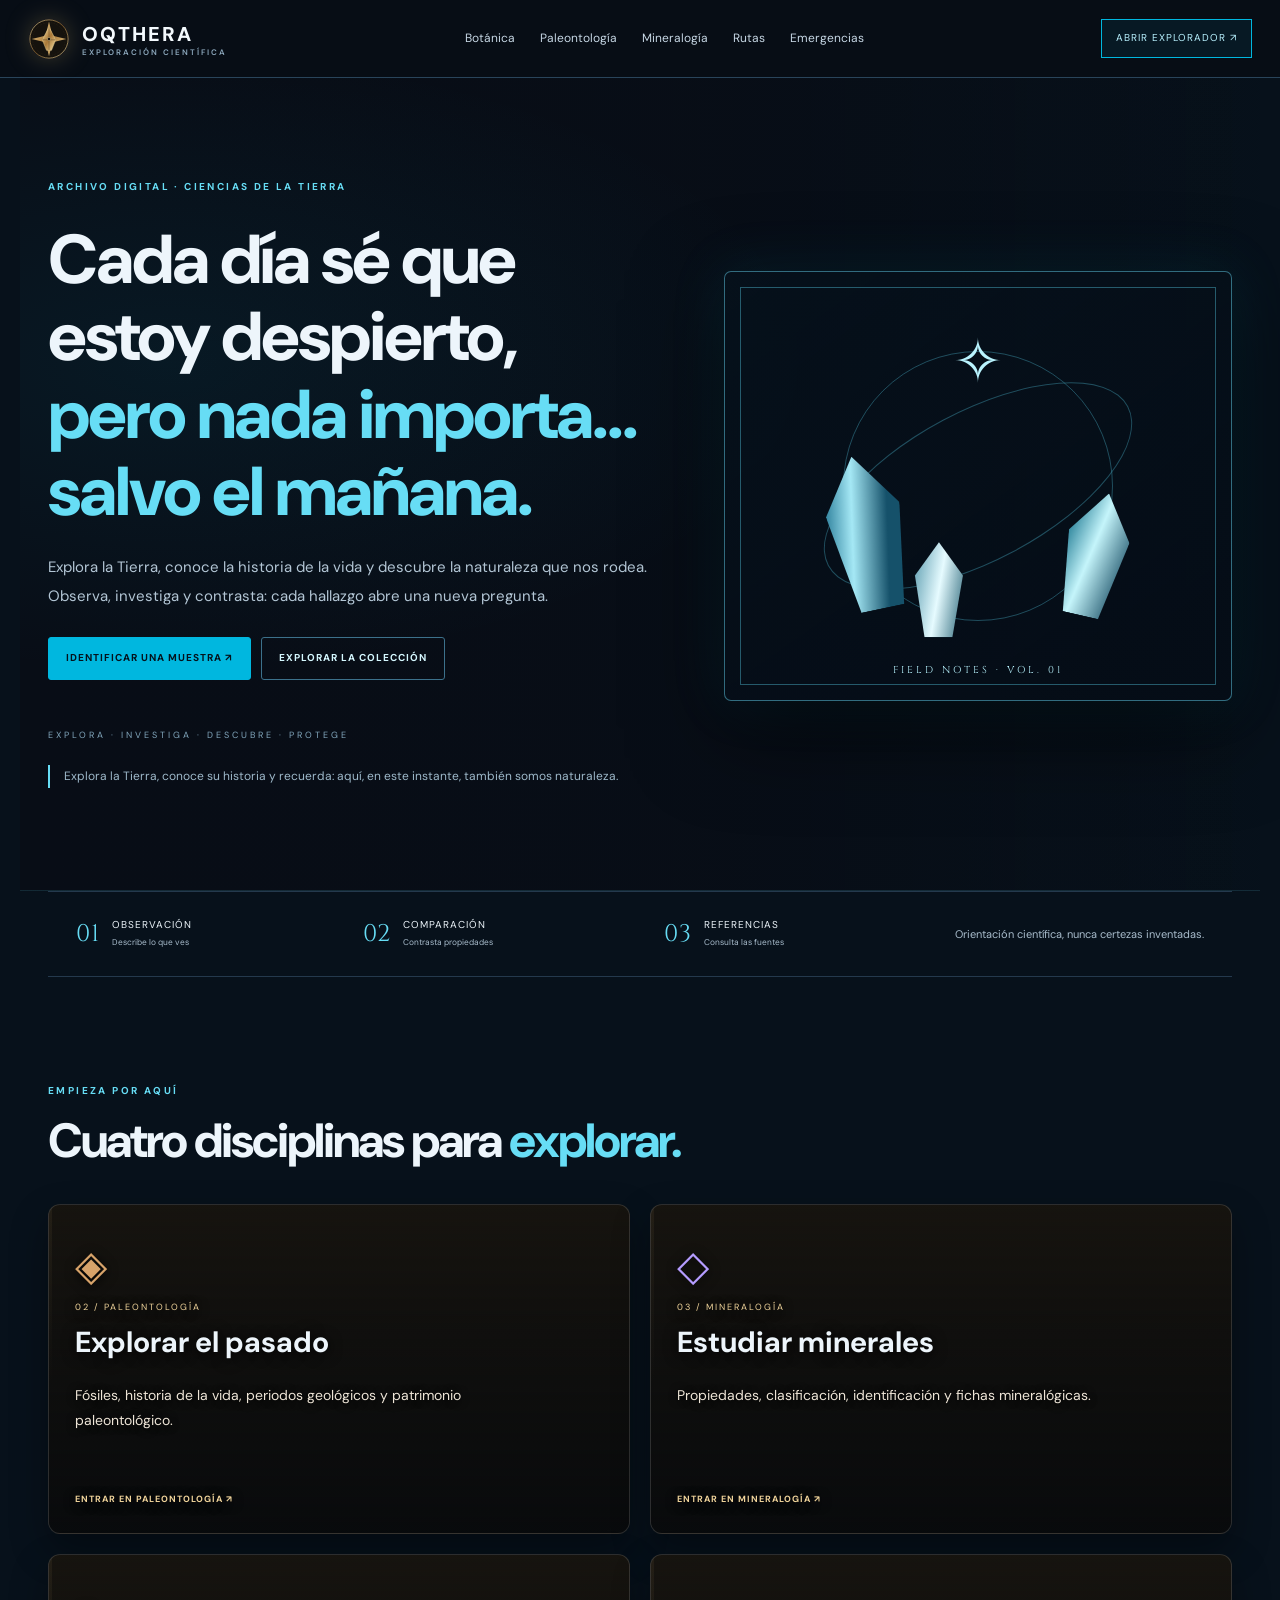
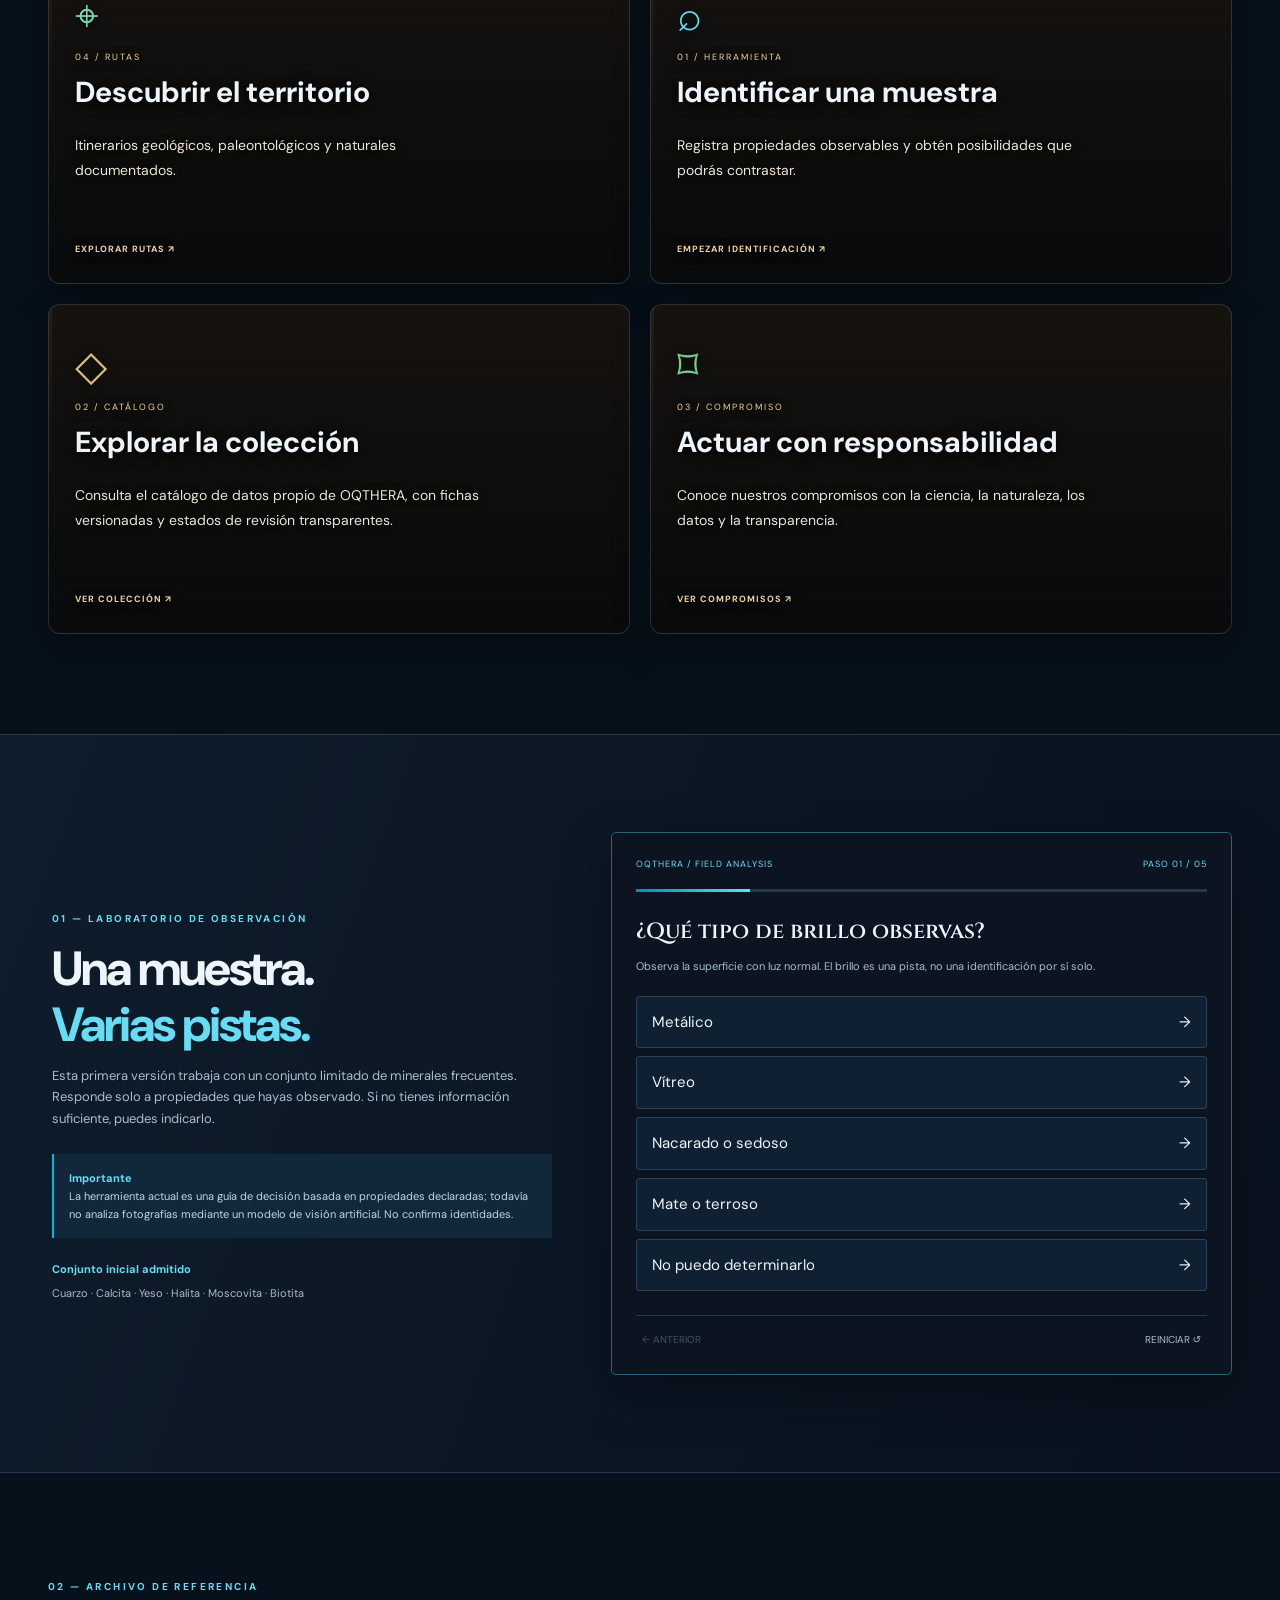
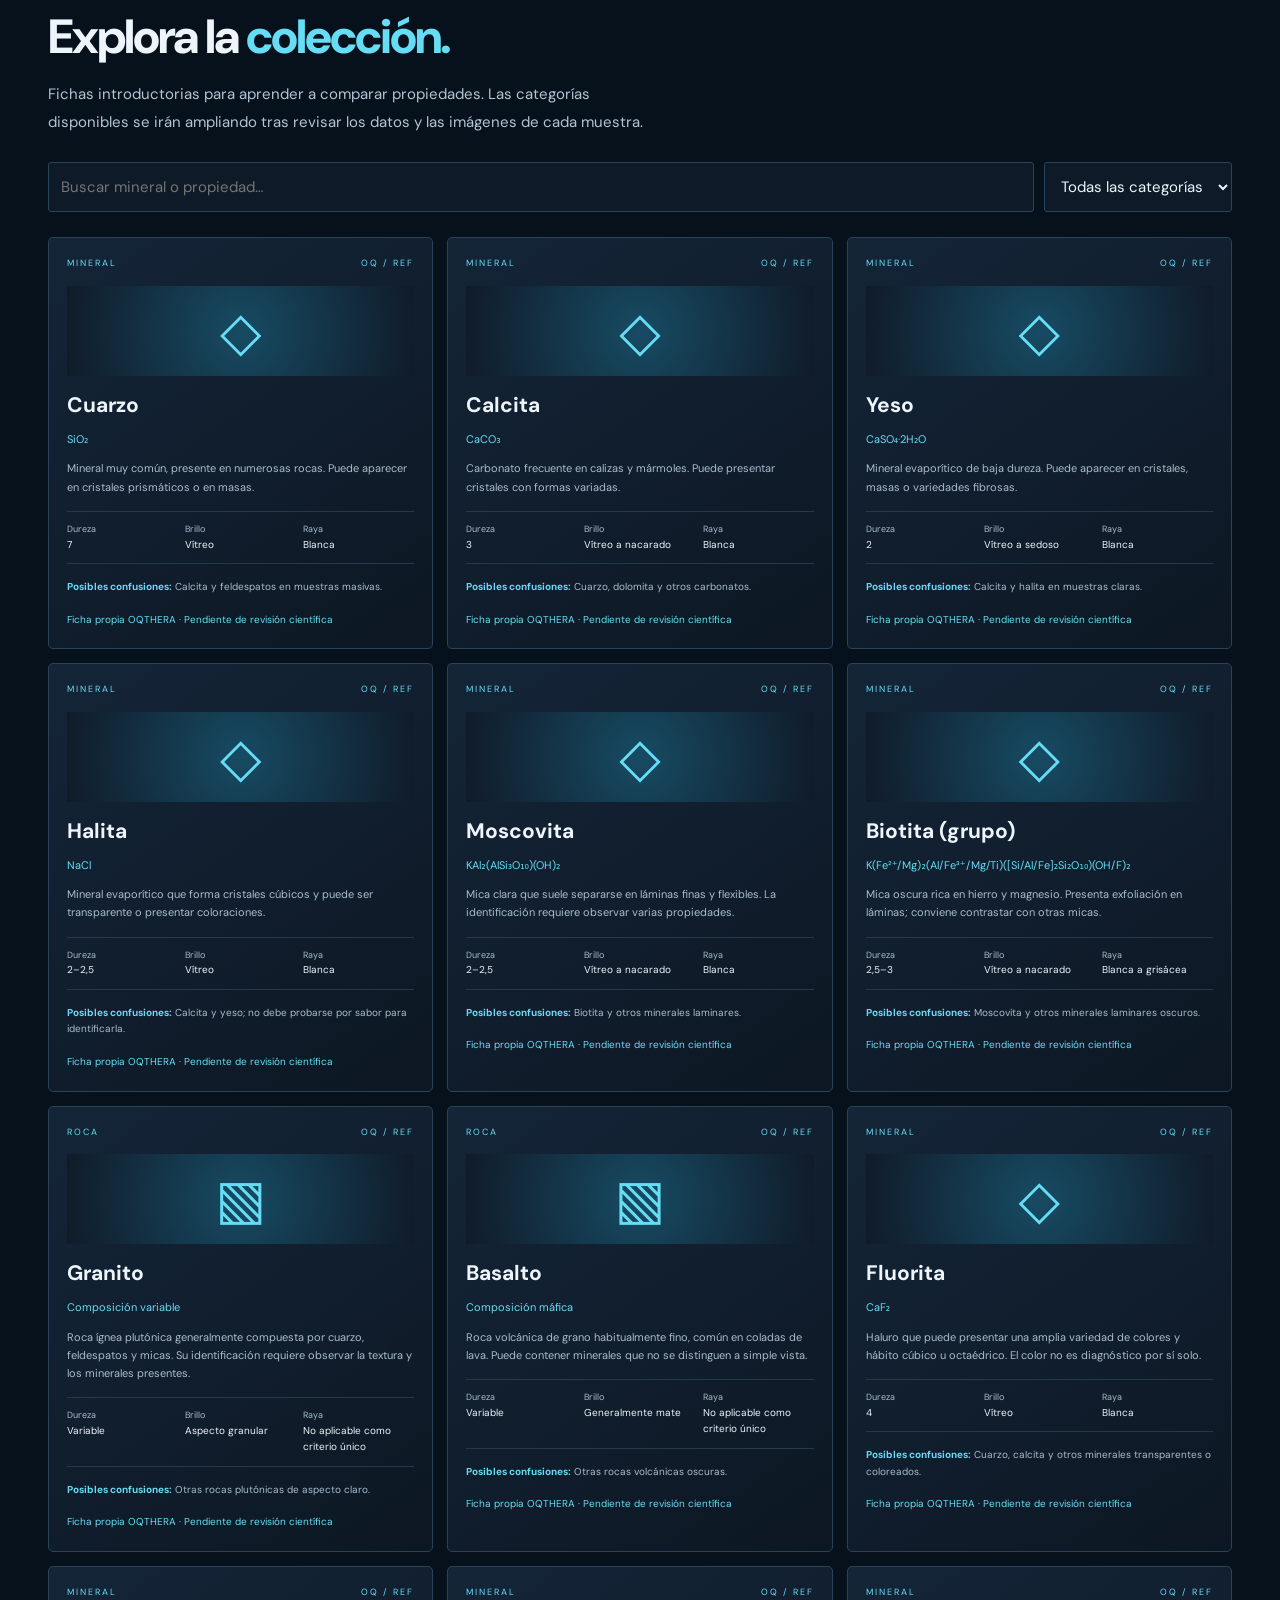
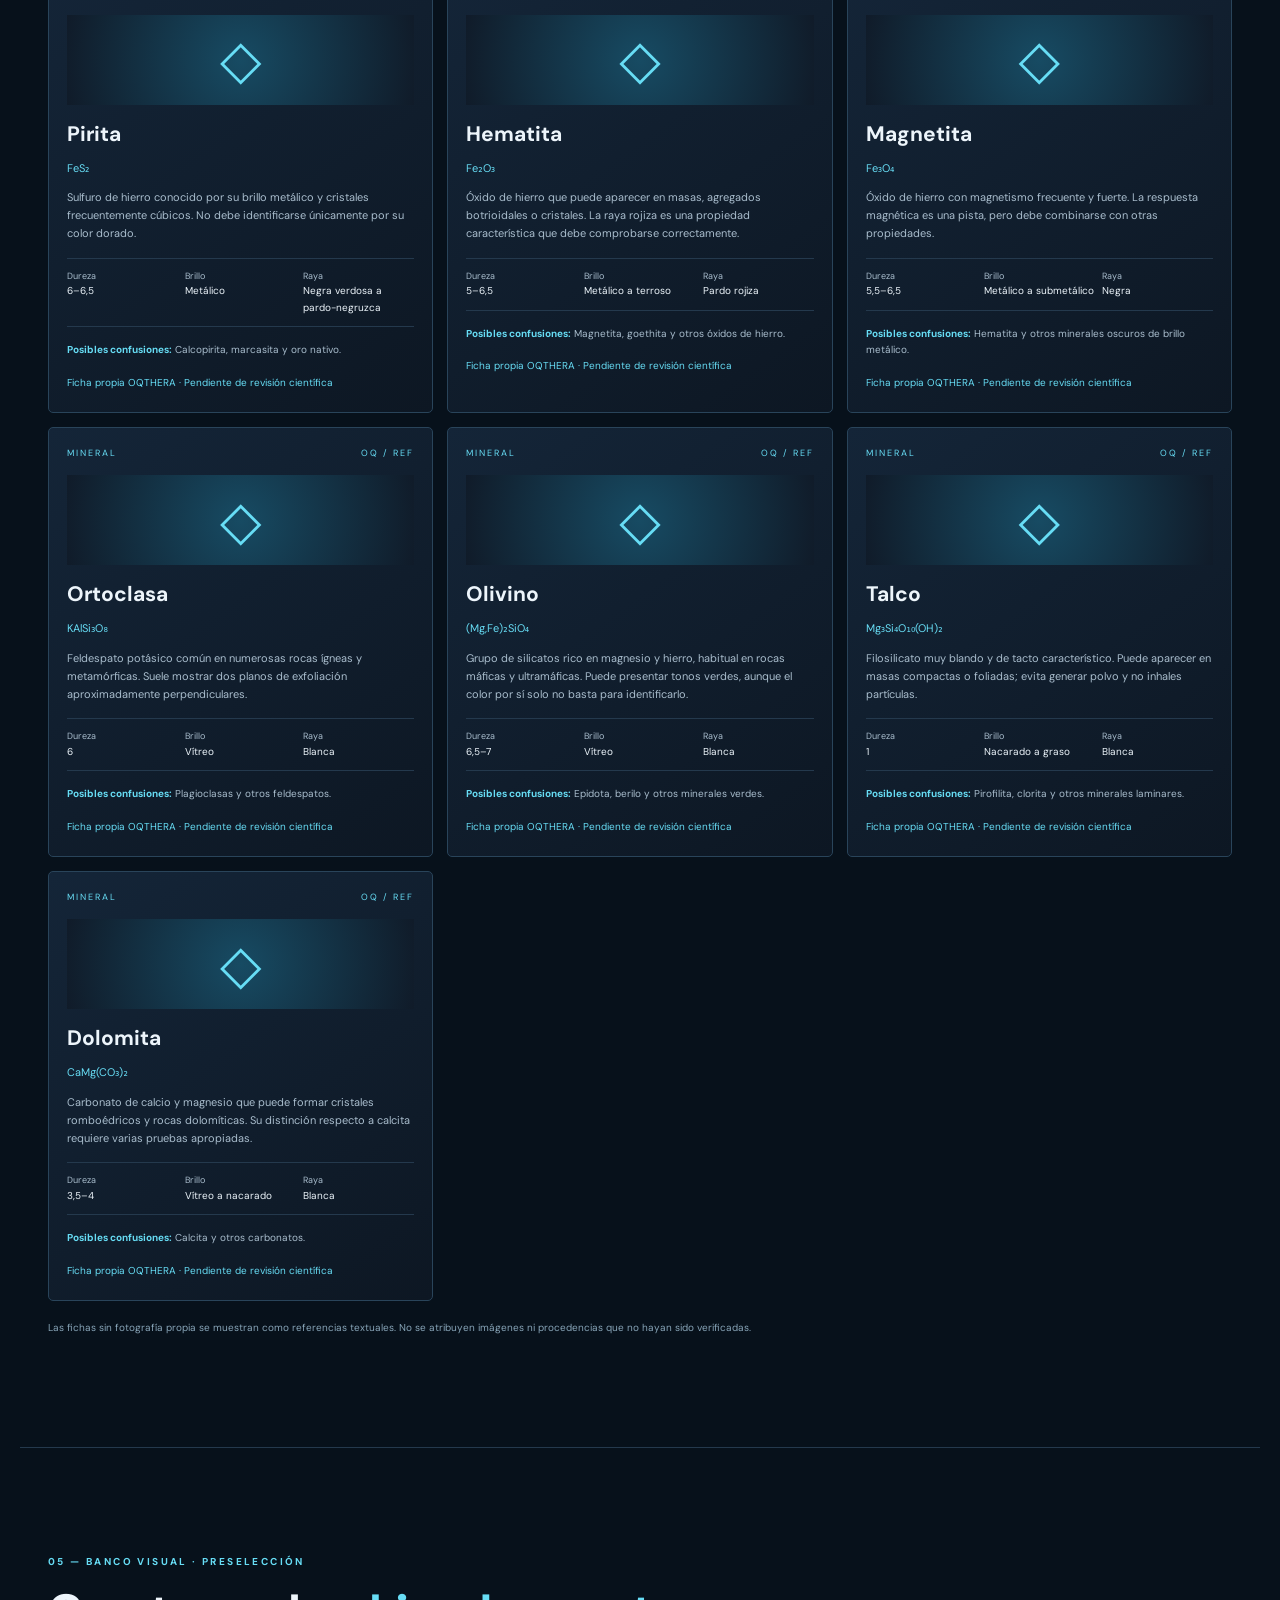
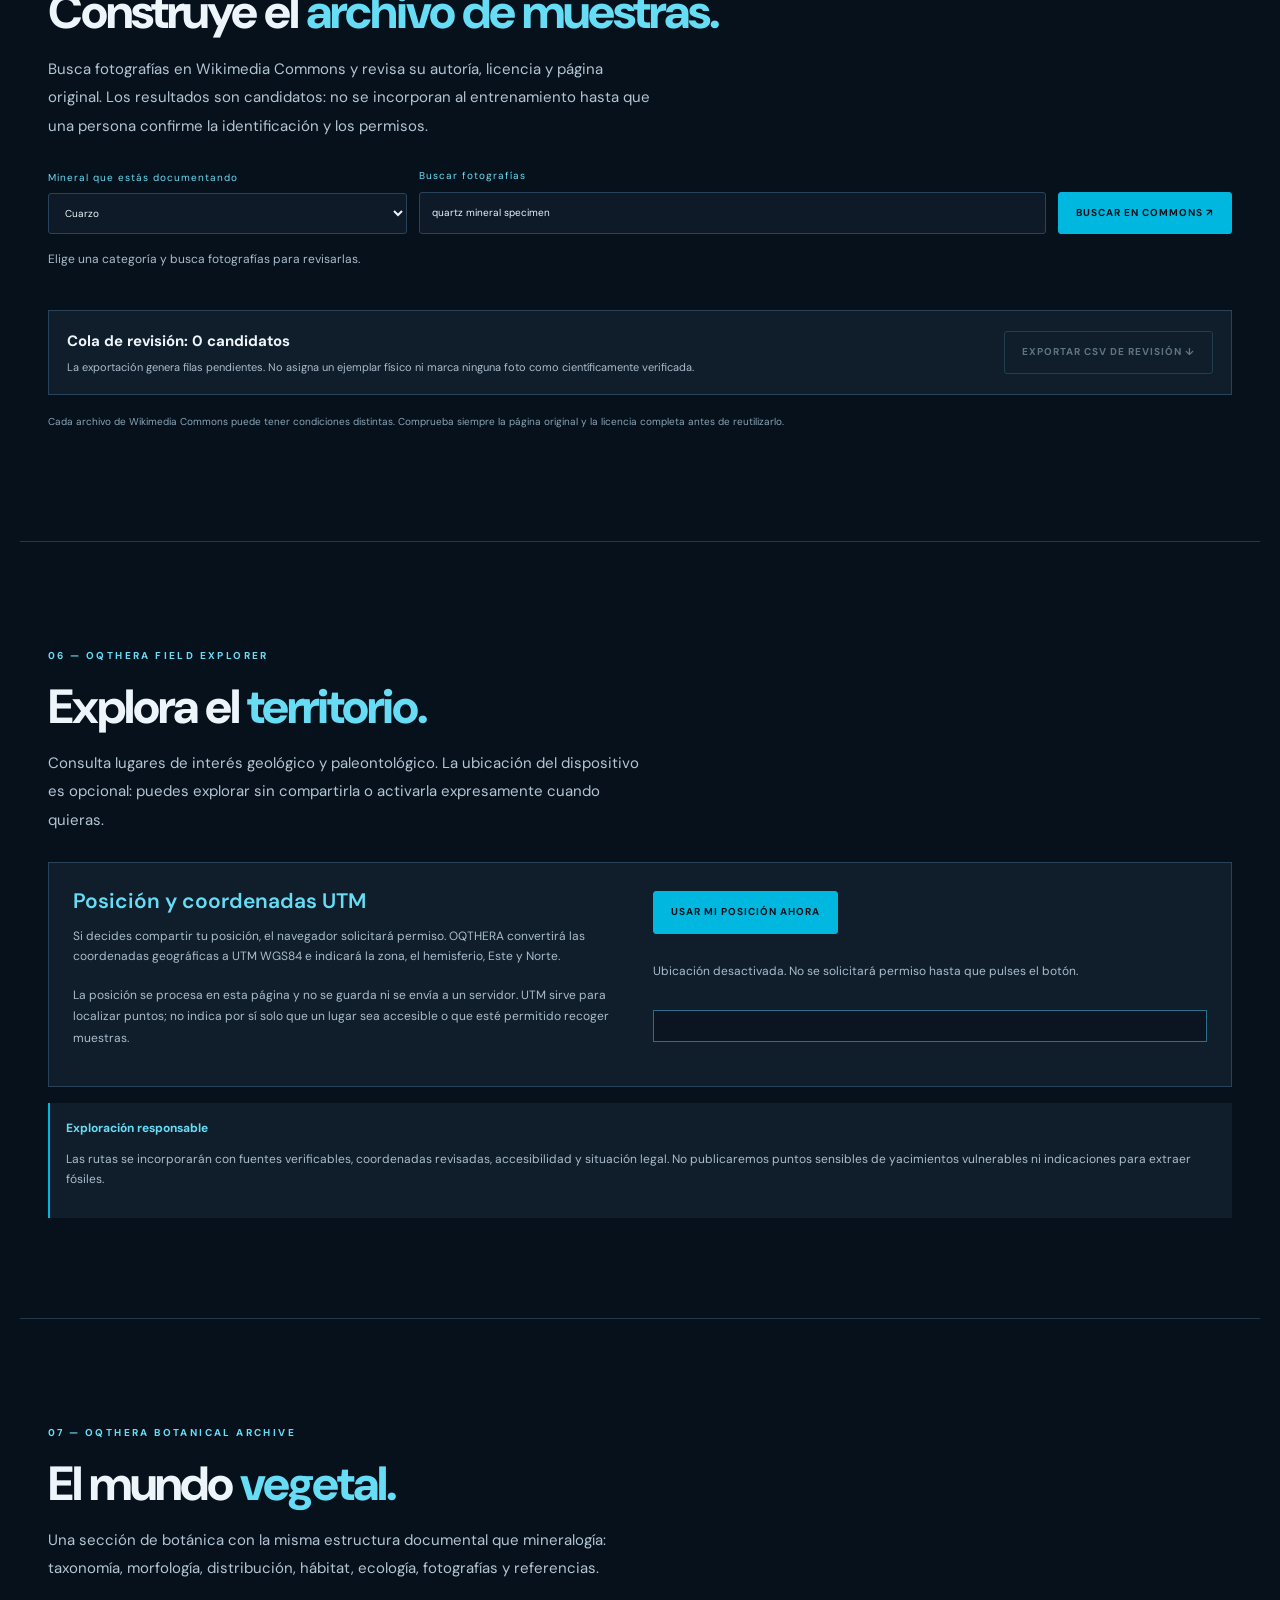
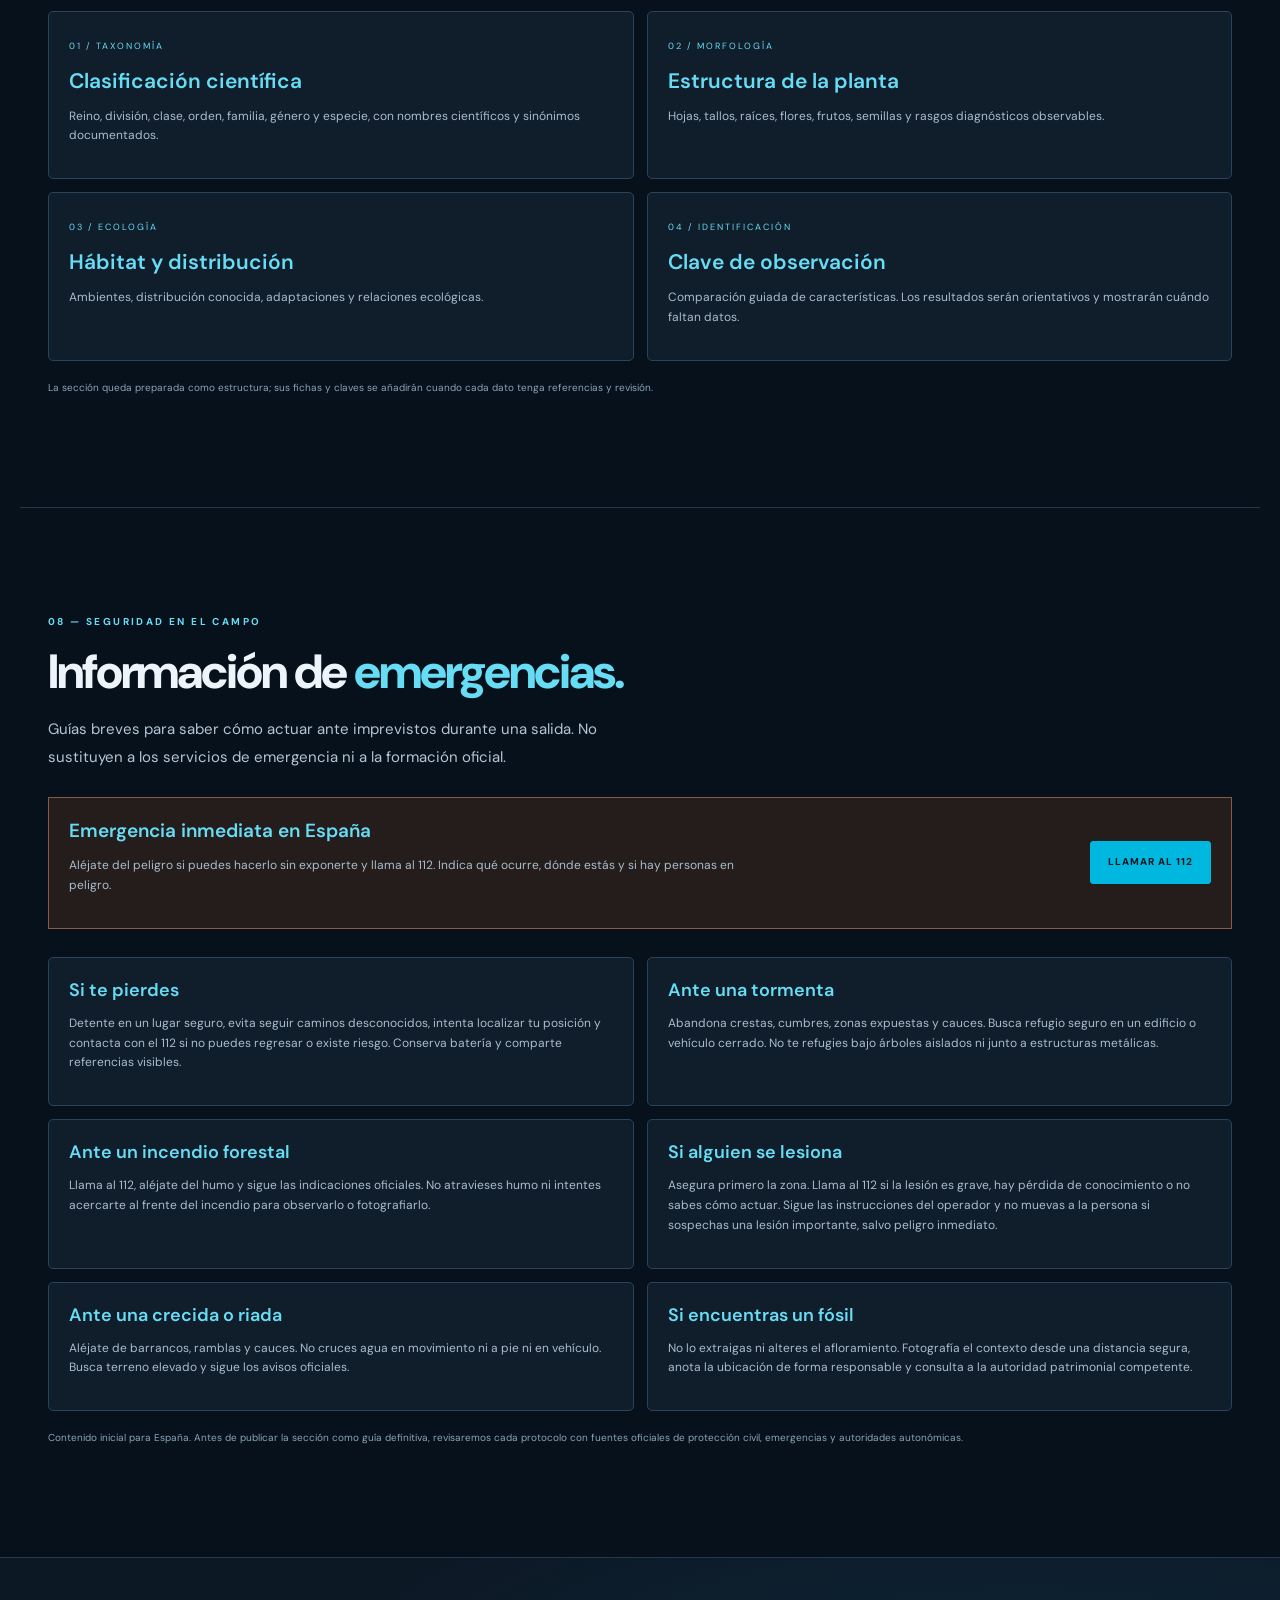
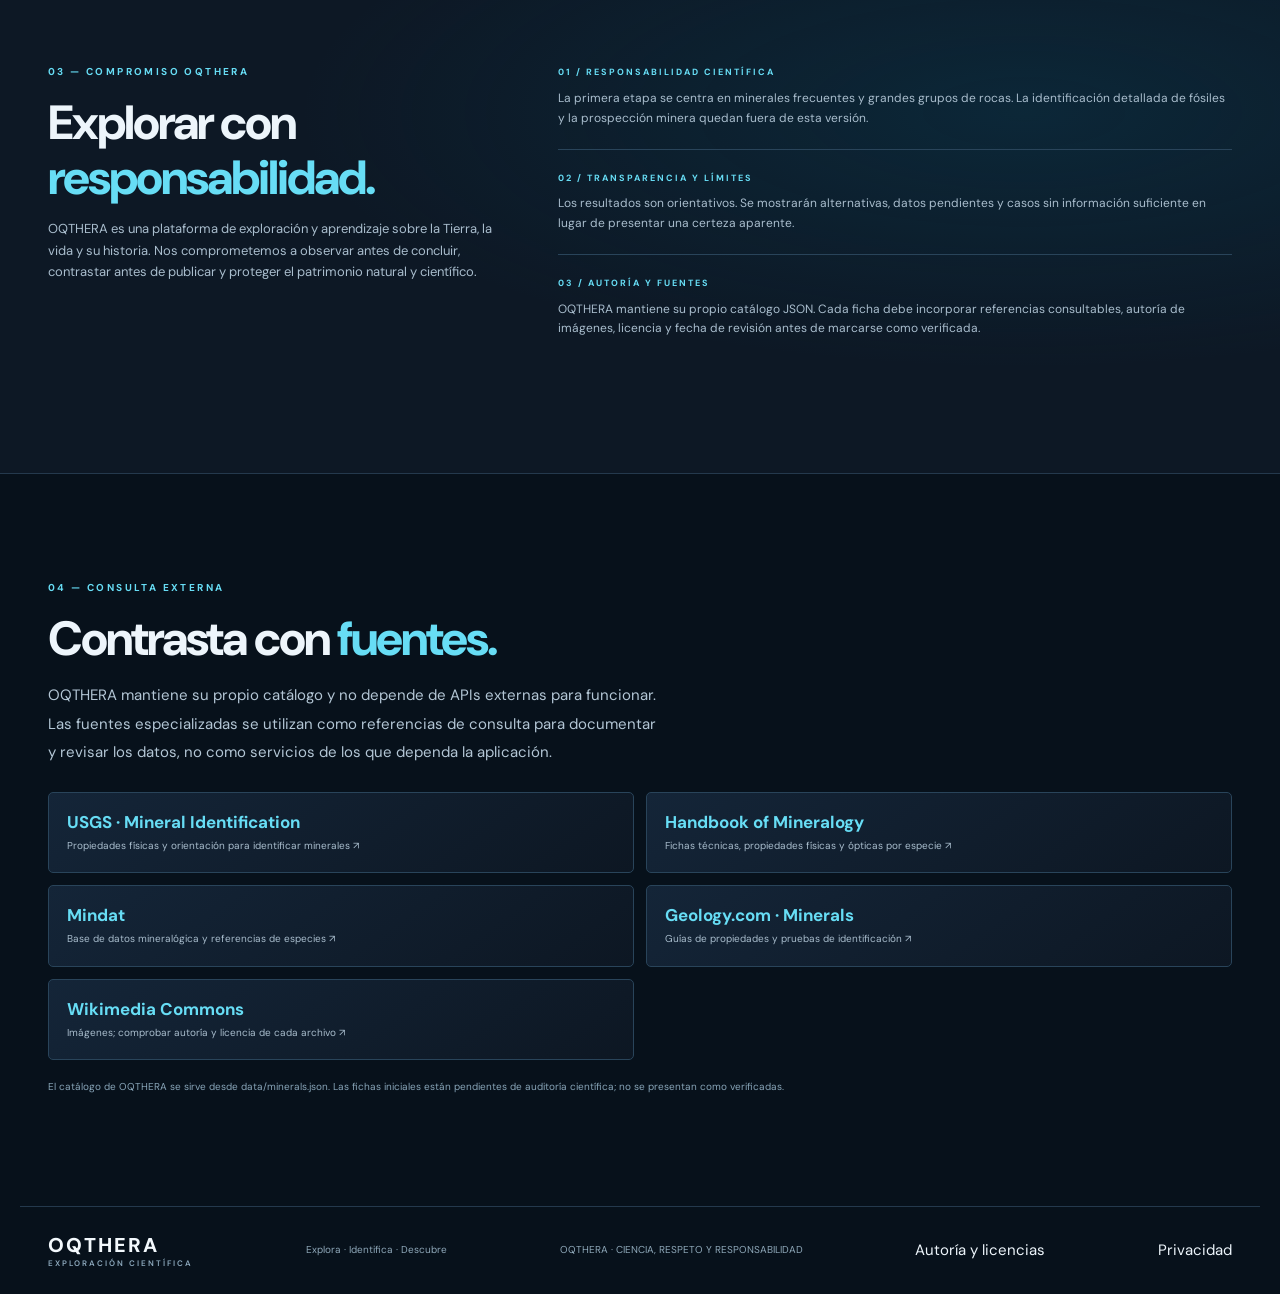
<file: index.html>
<!doctype html>
<html lang="es">
<head>
  <meta charset="utf-8">
  <meta name="viewport" content="width=device-width,initial-scale=1">
  <meta name="theme-color" content="#080d16">
  <meta name="description" content="OQTHERA: explora, compara e identifica de forma orientativa rocas y minerales con fichas, propiedades y fuentes consultables.">
  <link rel="canonical" href="https://pnmonja.github.io/GEOAI/">
  <link rel="manifest" href="/GEOAI/manifest.webmanifest">
  <link rel="icon" href="/GEOAI/assets/oqthera-app-icon.svg" type="image/svg+xml">
  <meta name="application-name" content="OQTHERA">
  <meta property="og:type" content="website">
  <meta property="og:site_name" content="OQTHERA">
  <meta property="og:title" content="OQTHERA — Exploración científica">
  <meta property="og:description" content="OQTHERA: explora, compara e identifica de forma orientativa rocas y minerales con fichas, propiedades y fuentes consultables.">
  <meta property="og:url" content="https://pnmonja.github.io/GEOAI/">
  <meta name="twitter:card" content="summary">
  <title>OQTHERA — Exploración científica</title>
  <link rel="preconnect" href="https://fonts.googleapis.com">
  <link rel="preconnect" href="https://fonts.gstatic.com" crossorigin>
  <link href="https://fonts.googleapis.com/css2?family=Cinzel:wght@500;600;700&family=DM+Sans:wght@400;500;600;700&display=swap" rel="stylesheet">
  <link rel="stylesheet" href="styles.css?v=8">
</head>
<body>
<header class="top">
  <a class="brand" href="#inicio" aria-label="OQTHERA, inicio"><img class="brand-logo" src="assets/oqthera-mark.svg" alt=""><span>OQTHERA<small>EXPLORACIÓN CIENTÍFICA</small></span></a>
  <nav id="main-nav"><a href="botanica.html">Botánica</a><a href="paleontologia.html">Paleontología</a><a href="mineralogia.html">Mineralogía</a><a href="rutas.html">Rutas</a><a href="#emergencias">Emergencias</a></nav>
  <a class="toplink" href="#identificar">ABRIR EXPLORADOR ↗</a>
  <button id="menu" aria-label="Abrir menú" aria-expanded="false">☰</button>
</header>

<main id="inicio">
  <section class="hero">
    <div class="hero-copy">
      <label class="eyebrow">ARCHIVO DIGITAL · CIENCIAS DE LA TIERRA</label>
      <h1>Cada día sé que estoy despierto,<br><em>pero nada importa... salvo el mañana.</em></h1>
      <p>Explora la Tierra, conoce la historia de la vida y descubre la naturaleza que nos rodea. Observa, investiga y contrasta: cada hallazgo abre una nueva pregunta.</p>
      <div class="hero-actions"><a class="btn" href="#identificar">IDENTIFICAR UNA MUESTRA ↗</a><a class="btn ghost" href="#coleccion">EXPLORAR LA COLECCIÓN</a></div>
      <div class="hero-meta">EXPLORA · INVESTIGA · DESCUBRE · PROTEGE</div><p class="hero-manifesto">Explora la Tierra, conoce su historia y recuerda: aquí, en este instante, también somos naturaleza.</p>
    </div>
    <div class="hero-art" aria-label="Ilustración decorativa de minerales y brújula">
      <div class="orbit orbit-one"></div><div class="orbit orbit-two"></div>
      <div class="crystal crystal-a"></div><div class="crystal crystal-b"></div><div class="crystal crystal-c"></div>
      <div class="compass">✧</div><span class="art-caption">FIELD NOTES · VOL. 01</span>
    </div>
  </section>

  <section class="principles">
    <div><b>01</b><span>OBSERVACIÓN<br><small>Describe lo que ves</small></span></div>
    <div><b>02</b><span>COMPARACIÓN<br><small>Contrasta propiedades</small></span></div>
    <div><b>03</b><span>REFERENCIAS<br><small>Consulta las fuentes</small></span></div>
    <p>Orientación científica, nunca certezas inventadas.</p>
  </section>

  <section class="section entry-section">
    <label class="eyebrow">EMPIEZA POR AQUÍ</label>
    <h2>Cuatro disciplinas para <em>explorar.</em></h2>
    <div class="entry-grid">
      <a class="entry-card" href="paleontologia.html"><span class="entry-icon">◈</span><small>02 / PALEONTOLOGÍA</small><h3>Explorar el pasado</h3><p>Fósiles, historia de la vida, periodos geológicos y patrimonio paleontológico.</p><strong>ENTRAR EN PALEONTOLOGÍA ↗</strong></a>
      <a class="entry-card" href="mineralogia.html"><span class="entry-icon">◇</span><small>03 / MINERALOGÍA</small><h3>Estudiar minerales</h3><p>Propiedades, clasificación, identificación y fichas mineralógicas.</p><strong>ENTRAR EN MINERALOGÍA ↗</strong></a>
      <a class="entry-card" href="rutas.html"><span class="entry-icon">⌖</span><small>04 / RUTAS</small><h3>Descubrir el territorio</h3><p>Itinerarios geológicos, paleontológicos y naturales documentados.</p><strong>EXPLORAR RUTAS ↗</strong></a>
      <a class="entry-card entry-feature" href="#identificar"><span class="entry-icon">⌕</span><small>01 / HERRAMIENTA</small><h3>Identificar una muestra</h3><p>Registra propiedades observables y obtén posibilidades que podrás contrastar.</p><strong>EMPEZAR IDENTIFICACIÓN ↗</strong></a>
      <a class="entry-card" href="#coleccion"><span class="entry-icon">◇</span><small>02 / CATÁLOGO</small><h3>Explorar la colección</h3><p>Consulta el catálogo de datos propio de OQTHERA, con fichas versionadas y estados de revisión transparentes.</p><strong>VER COLECCIÓN ↗</strong></a>
      <a class="entry-card" href="#responsabilidad"><span class="entry-icon">⌑</span><small>03 / COMPROMISO</small><h3>Actuar con responsabilidad</h3><p>Conoce nuestros compromisos con la ciencia, la naturaleza, los datos y la transparencia.</p><strong>VER COMPROMISOS ↗</strong></a>
    </div>
  </section>

  <section id="identificar" class="identify-section">
    <div class="section identify-intro">
      <label class="eyebrow">01 — LABORATORIO DE OBSERVACIÓN</label>
      <h2>Una muestra.<br><em>Varias pistas.</em></h2>
      <p>Esta primera versión trabaja con un conjunto limitado de minerales frecuentes. Responde solo a propiedades que hayas observado. Si no tienes información suficiente, puedes indicarlo.</p>
      <div class="notice"><b>Importante</b><br>La herramienta actual es una guía de decisión basada en propiedades declaradas; todavía no analiza fotografías mediante un modelo de visión artificial. No confirma identidades.</div>
      <div class="accepted"><b>Conjunto inicial admitido</b><span>Cuarzo · Calcita · Yeso · Halita · Moscovita · Biotita</span></div>
    </div>
    <div class="lab-panel">
      <div class="panel-head"><span>OQTHERA / FIELD ANALYSIS</span><span id="step-count">PASO 01 / 04</span></div>
      <div class="progress"><i id="progress"></i></div>
      <div id="question-area" aria-live="polite"></div>
      <div class="panel-foot"><button id="back" disabled>← ANTERIOR</button><button id="restart">REINICIAR ↺</button></div>
    </div>
  </section>

  <section id="coleccion" class="section collection-section">
    <label class="eyebrow">02 — ARCHIVO DE REFERENCIA</label>
    <h2>Explora la <em>colección.</em></h2>
    <p class="section-lead">Fichas introductorias para aprender a comparar propiedades. Las categorías disponibles se irán ampliando tras revisar los datos y las imágenes de cada muestra.</p>
    <div class="catalog-tools"><input id="search" type="search" placeholder="Buscar mineral o propiedad…" aria-label="Buscar en la colección"><select id="filter" aria-label="Filtrar colección"><option value="Todos">Todas las categorías</option><option value="Mineral">Minerales</option><option value="Roca">Rocas</option></select></div>
    <div id="samples" class="sample-grid"></div>
    <p class="small-note">Las fichas sin fotografía propia se muestran como referencias textuales. No se atribuyen imágenes ni procedencias que no hayan sido verificadas.</p>
  </section>

  <section id="banco-visual" class="section commons-section">
    <label class="eyebrow">05 — BANCO VISUAL · PRESELECCIÓN</label>
    <h2>Construye el <em>archivo de muestras.</em></h2>
    <p class="section-lead">Busca fotografías en Wikimedia Commons y revisa su autoría, licencia y página original. Los resultados son candidatos: no se incorporan al entrenamiento hasta que una persona confirme la identificación y los permisos.</p>
    <div class="commons-controls"><label>Mineral que estás documentando<select id="commons-class"><option value="MIN-001|Cuarzo">Cuarzo</option><option value="MIN-002|Calcita">Calcita</option><option value="MIN-003|Yeso">Yeso</option><option value="MIN-004|Halita">Halita</option><option value="MIN-005|Moscovita">Moscovita</option><option value="MIN-006|Biotita">Biotita</option></select></label><label>Buscar fotografías<input id="commons-query" type="search" value="quartz mineral specimen" placeholder="Ej. quartz mineral specimen"></label><button class="btn" id="commons-search">BUSCAR EN COMMONS ↗</button></div>
    <div class="commons-status" id="commons-status" aria-live="polite">Elige una categoría y busca fotografías para revisarlas.</div><div id="commons-results" class="commons-grid"></div>
    <div class="commons-export"><div><b>Cola de revisión: <span id="commons-count">0</span> candidatos</b><p>La exportación genera filas pendientes. No asigna un ejemplar físico ni marca ninguna foto como científicamente verificada.</p></div><button class="btn ghost" id="commons-export" disabled>EXPORTAR CSV DE REVISIÓN ↓</button></div>
    <p class="small-note">Cada archivo de Wikimedia Commons puede tener condiciones distintas. Comprueba siempre la página original y la licencia completa antes de reutilizarlo.</p>
  </section>


  <section id="field-explorer" class="section field-section">
    <label class="eyebrow">06 — OQTHERA FIELD EXPLORER</label>
    <h2>Explora el <em>territorio.</em></h2>
    <p class="section-lead">Consulta lugares de interés geológico y paleontológico. La ubicación del dispositivo es opcional: puedes explorar sin compartirla o activarla expresamente cuando quieras.</p>
    <div class="field-panel">
      <div class="field-copy"><h3>Posición y coordenadas UTM</h3><p>Si decides compartir tu posición, el navegador solicitará permiso. OQTHERA convertirá las coordenadas geográficas a UTM WGS84 e indicará la zona, el hemisferio, Este y Norte.</p><p class="small-note">La posición se procesa en esta página y no se guarda ni se envía a un servidor. UTM sirve para localizar puntos; no indica por sí solo que un lugar sea accesible o que esté permitido recoger muestras.</p></div>
      <div class="field-actions"><button class="btn" id="locate-me" type="button">USAR MI POSICIÓN AHORA</button><p id="location-status" class="commons-status" aria-live="polite">Ubicación desactivada. No se solicitará permiso hasta que pulses el botón.</p><div id="utm-output" class="utm-output" hidden></div></div>
    </div>
    <div class="field-note"><b>Exploración responsable</b><p>Las rutas se incorporarán con fuentes verificables, coordenadas revisadas, accesibilidad y situación legal. No publicaremos puntos sensibles de yacimientos vulnerables ni indicaciones para extraer fósiles.</p></div>
  </section>

  <section id="botanica" class="section botanical-section">
    <label class="eyebrow">07 — OQTHERA BOTANICAL ARCHIVE</label>
    <h2>El mundo <em>vegetal.</em></h2>
    <p class="section-lead">Una sección de botánica con la misma estructura documental que mineralogía: taxonomía, morfología, distribución, hábitat, ecología, fotografías y referencias.</p>
    <div class="botanical-grid">
      <article><span>01 / TAXONOMÍA</span><h3>Clasificación científica</h3><p>Reino, división, clase, orden, familia, género y especie, con nombres científicos y sinónimos documentados.</p></article>
      <article><span>02 / MORFOLOGÍA</span><h3>Estructura de la planta</h3><p>Hojas, tallos, raíces, flores, frutos, semillas y rasgos diagnósticos observables.</p></article>
      <article><span>03 / ECOLOGÍA</span><h3>Hábitat y distribución</h3><p>Ambientes, distribución conocida, adaptaciones y relaciones ecológicas.</p></article>
      <article><span>04 / IDENTIFICACIÓN</span><h3>Clave de observación</h3><p>Comparación guiada de características. Los resultados serán orientativos y mostrarán cuándo faltan datos.</p></article>
    </div>
    <p class="small-note">La sección queda preparada como estructura; sus fichas y claves se añadirán cuando cada dato tenga referencias y revisión.</p>
  </section>

  <section id="emergencias" class="section emergency-section">
    <label class="eyebrow">08 — SEGURIDAD EN EL CAMPO</label>
    <h2>Información de <em>emergencias.</em></h2>
    <p class="section-lead">Guías breves para saber cómo actuar ante imprevistos durante una salida. No sustituyen a los servicios de emergencia ni a la formación oficial.</p>
    <div class="emergency-call"><div><b>Emergencia inmediata en España</b><p>Aléjate del peligro si puedes hacerlo sin exponerte y llama al 112. Indica qué ocurre, dónde estás y si hay personas en peligro.</p></div><a class="btn" href="tel:112">LLAMAR AL 112</a></div>
    <div class="emergency-grid">
      <article><h3>Si te pierdes</h3><p>Detente en un lugar seguro, evita seguir caminos desconocidos, intenta localizar tu posición y contacta con el 112 si no puedes regresar o existe riesgo. Conserva batería y comparte referencias visibles.</p></article>
      <article><h3>Ante una tormenta</h3><p>Abandona crestas, cumbres, zonas expuestas y cauces. Busca refugio seguro en un edificio o vehículo cerrado. No te refugies bajo árboles aislados ni junto a estructuras metálicas.</p></article>
      <article><h3>Ante un incendio forestal</h3><p>Llama al 112, aléjate del humo y sigue las indicaciones oficiales. No atravieses humo ni intentes acercarte al frente del incendio para observarlo o fotografiarlo.</p></article>
      <article><h3>Si alguien se lesiona</h3><p>Asegura primero la zona. Llama al 112 si la lesión es grave, hay pérdida de conocimiento o no sabes cómo actuar. Sigue las instrucciones del operador y no muevas a la persona si sospechas una lesión importante, salvo peligro inmediato.</p></article>
      <article><h3>Ante una crecida o riada</h3><p>Aléjate de barrancos, ramblas y cauces. No cruces agua en movimiento ni a pie ni en vehículo. Busca terreno elevado y sigue los avisos oficiales.</p></article>
      <article><h3>Si encuentras un fósil</h3><p>No lo extraigas ni alteres el afloramiento. Fotografía el contexto desde una distancia segura, anota la ubicación de forma responsable y consulta a la autoridad patrimonial competente.</p></article>
    </div>
    <p class="small-note">Contenido inicial para España. Antes de publicar la sección como guía definitiva, revisaremos cada protocolo con fuentes oficiales de protección civil, emergencias y autoridades autonómicas.</p>
  </section>

  <section id="responsabilidad" class="project-section">
    <div class="section project-grid">
      <div><label class="eyebrow">03 — COMPROMISO OQTHERA</label><h2>Explorar con <em>responsabilidad.</em></h2><p>OQTHERA es una plataforma de exploración y aprendizaje sobre la Tierra, la vida y su historia. Nos comprometemos a observar antes de concluir, contrastar antes de publicar y proteger el patrimonio natural y científico.</p></div>
      <div class="project-points">
        <article><b>01 / RESPONSABILIDAD CIENTÍFICA</b><p>La primera etapa se centra en minerales frecuentes y grandes grupos de rocas. La identificación detallada de fósiles y la prospección minera quedan fuera de esta versión.</p></article>
        <article><b>02 / TRANSPARENCIA Y LÍMITES</b><p>Los resultados son orientativos. Se mostrarán alternativas, datos pendientes y casos sin información suficiente en lugar de presentar una certeza aparente.</p></article>
        <article><b>03 / AUTORÍA Y FUENTES</b><p>OQTHERA mantiene su propio catálogo JSON. Cada ficha debe incorporar referencias consultables, autoría de imágenes, licencia y fecha de revisión antes de marcarse como verificada.</p></article>
      </div>
    </div>
  </section>

  <section class="section sources-section">
    <label class="eyebrow">04 — CONSULTA EXTERNA</label>
    <h2>Contrasta con <em>fuentes.</em></h2>
    <p class="section-lead">OQTHERA mantiene su propio catálogo y no depende de APIs externas para funcionar. Las fuentes especializadas se utilizan como referencias de consulta para documentar y revisar los datos, no como servicios de los que dependa la aplicación.</p>
    <div class="source-links">
      <a href="https://www.usgs.gov/special-topics/laboratories/science/science-topics/mineral-identification" target="_blank" rel="noopener noreferrer"><b>USGS · Mineral Identification</b><span>Propiedades físicas y orientación para identificar minerales ↗</span></a>
      <a href="https://handbookofmineralogy.org/" target="_blank" rel="noopener noreferrer"><b>Handbook of Mineralogy</b><span>Fichas técnicas, propiedades físicas y ópticas por especie ↗</span></a>
      <a href="https://www.mindat.org/" target="_blank" rel="noopener noreferrer"><b>Mindat</b><span>Base de datos mineralógica y referencias de especies ↗</span></a>
      <a href="https://geology.com/minerals/" target="_blank" rel="noopener noreferrer"><b>Geology.com · Minerals</b><span>Guías de propiedades y pruebas de identificación ↗</span></a>
      <a href="https://commons.wikimedia.org/" target="_blank" rel="noopener noreferrer"><b>Wikimedia Commons</b><span>Imágenes; comprobar autoría y licencia de cada archivo ↗</span></a>
    </div>
    <p class="small-note">El catálogo de OQTHERA se sirve desde data/minerals.json. Las fichas iniciales están pendientes de auditoría científica; no se presentan como verificadas.</p>
  </section>
</main>

<footer><a class="brand" href="#inicio"><span class="brand-mark">✧</span><span>OQTHERA<small>EXPLORACIÓN CIENTÍFICA</small></span></a><p>Explora · Identifica · Descubre</p><small>OQTHERA · CIENCIA, RESPETO Y RESPONSABILIDAD</small> <a href="RIGHTS_AND_ATTRIBUTION.md">Autoría y licencias</a><a href="privacidad.html">Privacidad</a></footer>
<script src="app.js"></script>
<script src="commons-gallery.js"></script>
<script>if("serviceWorker" in navigator){window.addEventListener("load",()=>navigator.serviceWorker.register("/GEOAI/sw.js").catch(error=>console.warn("OQTHERA offline mode:",error)));}</script>
</body></html>
</file>
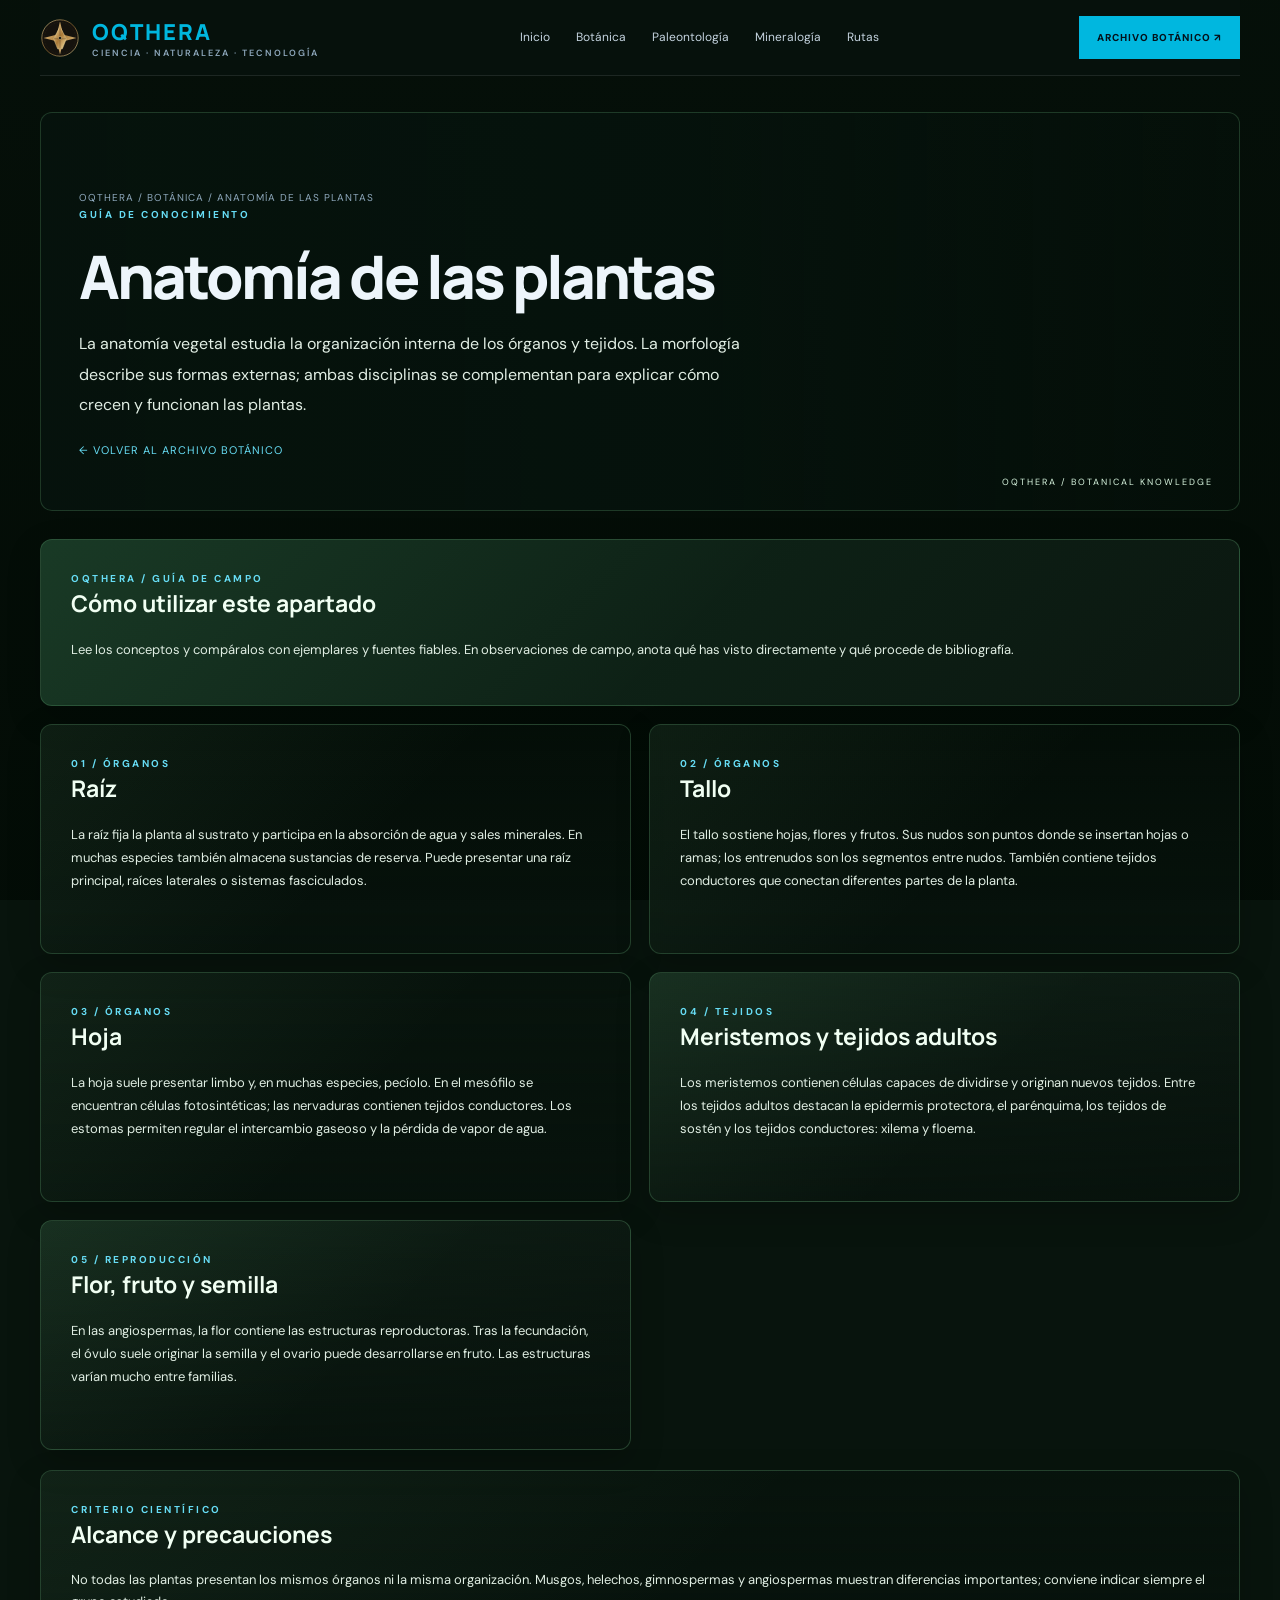
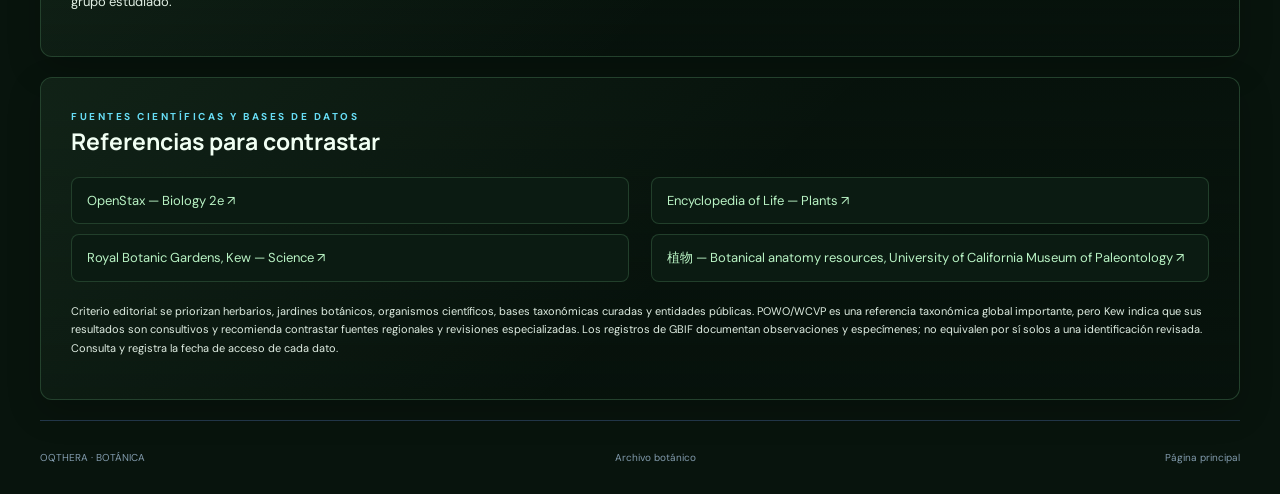
<file: botanica-anatomia.html>
<!doctype html>
<html lang="es">
<head>
<meta charset="utf-8"><meta name="viewport" content="width=device-width,initial-scale=1">
<meta name="theme-color" content="#07120d">
<meta name="description" content="OQTHERA Botánica — Anatomía de las plantas. Contenido introductorio con fuentes científicas consultables.">
<title>Anatomía de las plantas | OQTHERA Botánica</title>
<link rel="icon" href="assets/oqthera-mark.svg" type="image/svg+xml">
<link rel="stylesheet" href="botanica.css?v=6">
</head>
<body class="botany botany-detail">
<div class="wrap">
<header class="top">
<a class="brand" href="index.html"><img class="brand-logo" src="assets/oqthera-mark.svg" alt=""><span>OQTHERA<small>CIENCIA · NATURALEZA · TECNOLOGÍA</small></span></a>
<nav class="nav" aria-label="Navegación principal"><a href="index.html">Inicio</a><a href="botanica.html">Botánica</a><a href="paleontologia.html">Paleontología</a><a href="mineralogia.html">Mineralogía</a><a href="rutas.html">Rutas</a></nav>
<a class="top-cta" href="botanica.html">ARCHIVO BOTÁNICO ↗</a><button id="menu" aria-label="Abrir menú" aria-expanded="false">☰</button>
</header>
<main>
<section class="detail-hero">
<div class="crumb">OQTHERA / BOTÁNICA / ANATOMÍA DE LAS PLANTAS</div><div class="eyebrow">GUÍA DE CONOCIMIENTO</div>
<h1>Anatomía de las plantas</h1><p class="lead">La anatomía vegetal estudia la organización interna de los órganos y tejidos. La morfología describe sus formas externas; ambas disciplinas se complementan para explicar cómo crecen y funcionan las plantas.</p>
<a class="back" href="botanica.html">← VOLVER AL ARCHIVO BOTÁNICO</a>
</section>
<section class="detail-grid" aria-label="Contenidos"><div class="content-panel" style="grid-column:1/-1;background:linear-gradient(135deg,#102c1c,#0b1710);min-height:0"><div class="eyebrow">OQTHERA / GUÍA DE CAMPO</div><h2>Cómo utilizar este apartado</h2><p>Lee los conceptos y compáralos con ejemplares y fuentes fiables. En observaciones de campo, anota qué has visto directamente y qué procede de bibliografía.</p></div><article class="content-panel"><div class="eyebrow">01 / ÓRGANOS</div><h2>Raíz</h2><p>La raíz fija la planta al sustrato y participa en la absorción de agua y sales minerales. En muchas especies también almacena sustancias de reserva. Puede presentar una raíz principal, raíces laterales o sistemas fasciculados.</p></article><article class="content-panel"><div class="eyebrow">02 / ÓRGANOS</div><h2>Tallo</h2><p>El tallo sostiene hojas, flores y frutos. Sus nudos son puntos donde se insertan hojas o ramas; los entrenudos son los segmentos entre nudos. También contiene tejidos conductores que conectan diferentes partes de la planta.</p></article><article class="content-panel"><div class="eyebrow">03 / ÓRGANOS</div><h2>Hoja</h2><p>La hoja suele presentar limbo y, en muchas especies, pecíolo. En el mesófilo se encuentran células fotosintéticas; las nervaduras contienen tejidos conductores. Los estomas permiten regular el intercambio gaseoso y la pérdida de vapor de agua.</p></article><article class="content-panel"><div class="eyebrow">04 / TEJIDOS</div><h2>Meristemos y tejidos adultos</h2><p>Los meristemos contienen células capaces de dividirse y originan nuevos tejidos. Entre los tejidos adultos destacan la epidermis protectora, el parénquima, los tejidos de sostén y los tejidos conductores: xilema y floema.</p></article><article class="content-panel"><div class="eyebrow">05 / REPRODUCCIÓN</div><h2>Flor, fruto y semilla</h2><p>En las angiospermas, la flor contiene las estructuras reproductoras. Tras la fecundación, el óvulo suele originar la semilla y el ovario puede desarrollarse en fruto. Las estructuras varían mucho entre familias.</p></article></section>
<section class="content-panel" style="margin-top:20px;min-height:0"><div class="eyebrow">CRITERIO CIENTÍFICO</div><h2>Alcance y precauciones</h2><p>No todas las plantas presentan los mismos órganos ni la misma organización. Musgos, helechos, gimnospermas y angiospermas muestran diferencias importantes; conviene indicar siempre el grupo estudiado.</p></section>
<section class="content-panel" style="margin-top:20px;min-height:0"><div class="eyebrow">FUENTES CIENTÍFICAS Y BASES DE DATOS</div><h2>Referencias para contrastar</h2><ul class="source-list"><li><a href="https://openstax.org/details/books/biology-2e" target="_blank" rel="noopener noreferrer">OpenStax — Biology 2e ↗</a></li><li><a href="https://eol.org/" target="_blank" rel="noopener noreferrer">Encyclopedia of Life — Plants ↗</a></li><li><a href="https://www.kew.org/science" target="_blank" rel="noopener noreferrer">Royal Botanic Gardens, Kew — Science ↗</a></li><li><a href="https://ucmp.berkeley.edu/" target="_blank" rel="noopener noreferrer">植物 — Botanical anatomy resources, University of California Museum of Paleontology ↗</a></li></ul><p class="source-note">Criterio editorial: se priorizan herbarios, jardines botánicos, organismos científicos, bases taxonómicas curadas y entidades públicas. POWO/WCVP es una referencia taxonómica global importante, pero Kew indica que sus resultados son consultivos y recomienda contrastar fuentes regionales y revisiones especializadas. Los registros de GBIF documentan observaciones y especímenes; no equivalen por sí solos a una identificación revisada. Consulta y registra la fecha de acceso de cada dato.</p></section>
</main>
<footer class="footer"><span>OQTHERA · BOTÁNICA</span><a href="botanica.html">Archivo botánico</a><a href="index.html">Página principal</a></footer>
</div>
<script>
const menuButton=document.getElementById("menu"),mainNav=document.querySelector(".nav");
menuButton?.addEventListener("click",()=>{const opened=mainNav.classList.toggle("nav-open");menuButton.setAttribute("aria-expanded",String(opened));});
</script>
</body></html>
</file>
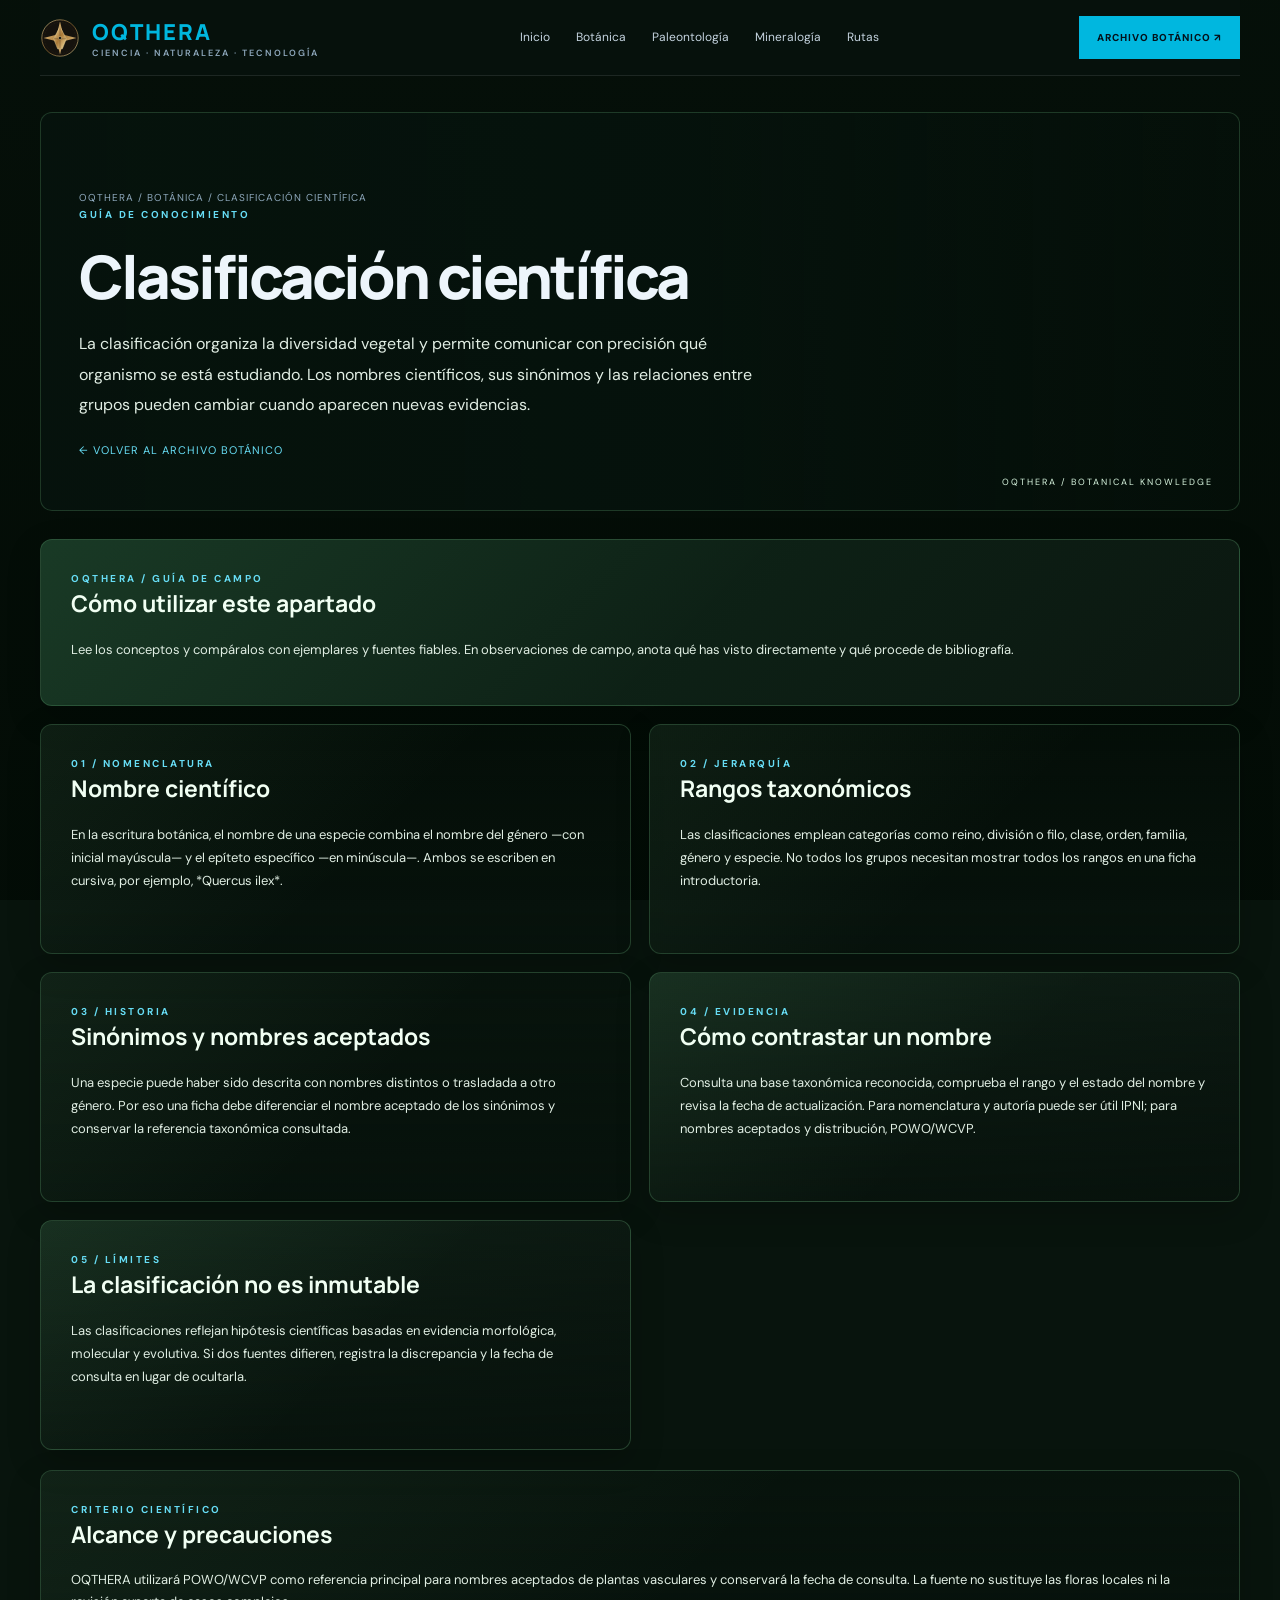
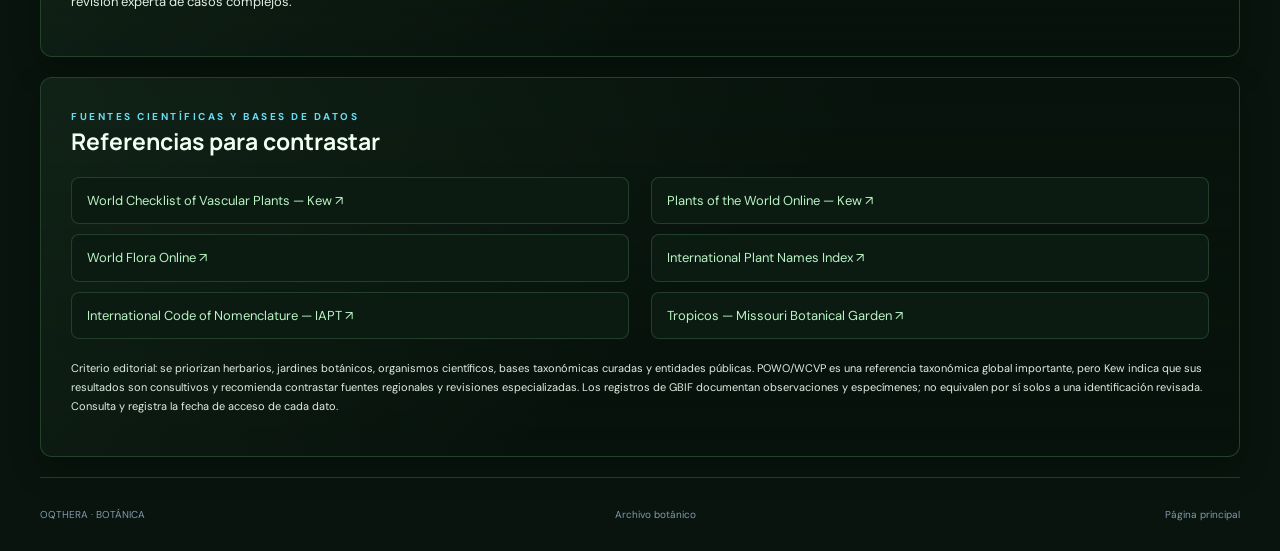
<file: botanica-clasificacion.html>
<!doctype html>
<html lang="es">
<head>
<meta charset="utf-8"><meta name="viewport" content="width=device-width,initial-scale=1">
<meta name="theme-color" content="#07120d">
<meta name="description" content="OQTHERA Botánica — Clasificación científica. Contenido introductorio con fuentes científicas consultables.">
<title>Clasificación científica | OQTHERA Botánica</title>
<link rel="icon" href="assets/oqthera-mark.svg" type="image/svg+xml">
<link rel="stylesheet" href="botanica.css?v=6">
</head>
<body class="botany botany-detail">
<div class="wrap">
<header class="top">
<a class="brand" href="index.html"><img class="brand-logo" src="assets/oqthera-mark.svg" alt=""><span>OQTHERA<small>CIENCIA · NATURALEZA · TECNOLOGÍA</small></span></a>
<nav class="nav" aria-label="Navegación principal"><a href="index.html">Inicio</a><a href="botanica.html">Botánica</a><a href="paleontologia.html">Paleontología</a><a href="mineralogia.html">Mineralogía</a><a href="rutas.html">Rutas</a></nav>
<a class="top-cta" href="botanica.html">ARCHIVO BOTÁNICO ↗</a><button id="menu" aria-label="Abrir menú" aria-expanded="false">☰</button>
</header>
<main>
<section class="detail-hero">
<div class="crumb">OQTHERA / BOTÁNICA / CLASIFICACIÓN CIENTÍFICA</div><div class="eyebrow">GUÍA DE CONOCIMIENTO</div>
<h1>Clasificación científica</h1><p class="lead">La clasificación organiza la diversidad vegetal y permite comunicar con precisión qué organismo se está estudiando. Los nombres científicos, sus sinónimos y las relaciones entre grupos pueden cambiar cuando aparecen nuevas evidencias.</p>
<a class="back" href="botanica.html">← VOLVER AL ARCHIVO BOTÁNICO</a>
</section>
<section class="detail-grid" aria-label="Contenidos"><div class="content-panel" style="grid-column:1/-1;background:linear-gradient(135deg,#102c1c,#0b1710);min-height:0"><div class="eyebrow">OQTHERA / GUÍA DE CAMPO</div><h2>Cómo utilizar este apartado</h2><p>Lee los conceptos y compáralos con ejemplares y fuentes fiables. En observaciones de campo, anota qué has visto directamente y qué procede de bibliografía.</p></div><article class="content-panel"><div class="eyebrow">01 / NOMENCLATURA</div><h2>Nombre científico</h2><p>En la escritura botánica, el nombre de una especie combina el nombre del género —con inicial mayúscula— y el epíteto específico —en minúscula—. Ambos se escriben en cursiva, por ejemplo, *Quercus ilex*.</p></article><article class="content-panel"><div class="eyebrow">02 / JERARQUÍA</div><h2>Rangos taxonómicos</h2><p>Las clasificaciones emplean categorías como reino, división o filo, clase, orden, familia, género y especie. No todos los grupos necesitan mostrar todos los rangos en una ficha introductoria.</p></article><article class="content-panel"><div class="eyebrow">03 / HISTORIA</div><h2>Sinónimos y nombres aceptados</h2><p>Una especie puede haber sido descrita con nombres distintos o trasladada a otro género. Por eso una ficha debe diferenciar el nombre aceptado de los sinónimos y conservar la referencia taxonómica consultada.</p></article><article class="content-panel"><div class="eyebrow">04 / EVIDENCIA</div><h2>Cómo contrastar un nombre</h2><p>Consulta una base taxonómica reconocida, comprueba el rango y el estado del nombre y revisa la fecha de actualización. Para nomenclatura y autoría puede ser útil IPNI; para nombres aceptados y distribución, POWO/WCVP.</p></article><article class="content-panel"><div class="eyebrow">05 / LÍMITES</div><h2>La clasificación no es inmutable</h2><p>Las clasificaciones reflejan hipótesis científicas basadas en evidencia morfológica, molecular y evolutiva. Si dos fuentes difieren, registra la discrepancia y la fecha de consulta en lugar de ocultarla.</p></article></section>
<section class="content-panel" style="margin-top:20px;min-height:0"><div class="eyebrow">CRITERIO CIENTÍFICO</div><h2>Alcance y precauciones</h2><p>OQTHERA utilizará POWO/WCVP como referencia principal para nombres aceptados de plantas vasculares y conservará la fecha de consulta. La fuente no sustituye las floras locales ni la revisión experta de casos complejos.</p></section>
<section class="content-panel" style="margin-top:20px;min-height:0"><div class="eyebrow">FUENTES CIENTÍFICAS Y BASES DE DATOS</div><h2>Referencias para contrastar</h2><ul class="source-list"><li><a href="https://powo.science.kew.org/about-wcvp" target="_blank" rel="noopener noreferrer">World Checklist of Vascular Plants — Kew ↗</a></li><li><a href="https://powo.science.kew.org/" target="_blank" rel="noopener noreferrer">Plants of the World Online — Kew ↗</a></li><li><a href="https://www.worldfloraonline.org/" target="_blank" rel="noopener noreferrer">World Flora Online ↗</a></li><li><a href="https://www.ipni.org/" target="_blank" rel="noopener noreferrer">International Plant Names Index ↗</a></li><li><a href="https://www.iapt-taxon.org/nomen/main.php" target="_blank" rel="noopener noreferrer">International Code of Nomenclature — IAPT ↗</a></li><li><a href="https://www.tropicos.org/" target="_blank" rel="noopener noreferrer">Tropicos — Missouri Botanical Garden ↗</a></li></ul><p class="source-note">Criterio editorial: se priorizan herbarios, jardines botánicos, organismos científicos, bases taxonómicas curadas y entidades públicas. POWO/WCVP es una referencia taxonómica global importante, pero Kew indica que sus resultados son consultivos y recomienda contrastar fuentes regionales y revisiones especializadas. Los registros de GBIF documentan observaciones y especímenes; no equivalen por sí solos a una identificación revisada. Consulta y registra la fecha de acceso de cada dato.</p></section>
</main>
<footer class="footer"><span>OQTHERA · BOTÁNICA</span><a href="botanica.html">Archivo botánico</a><a href="index.html">Página principal</a></footer>
</div>
<script>
const menuButton=document.getElementById("menu"),mainNav=document.querySelector(".nav");
menuButton?.addEventListener("click",()=>{const opened=mainNav.classList.toggle("nav-open");menuButton.setAttribute("aria-expanded",String(opened));});
</script>
</body></html>
</file>
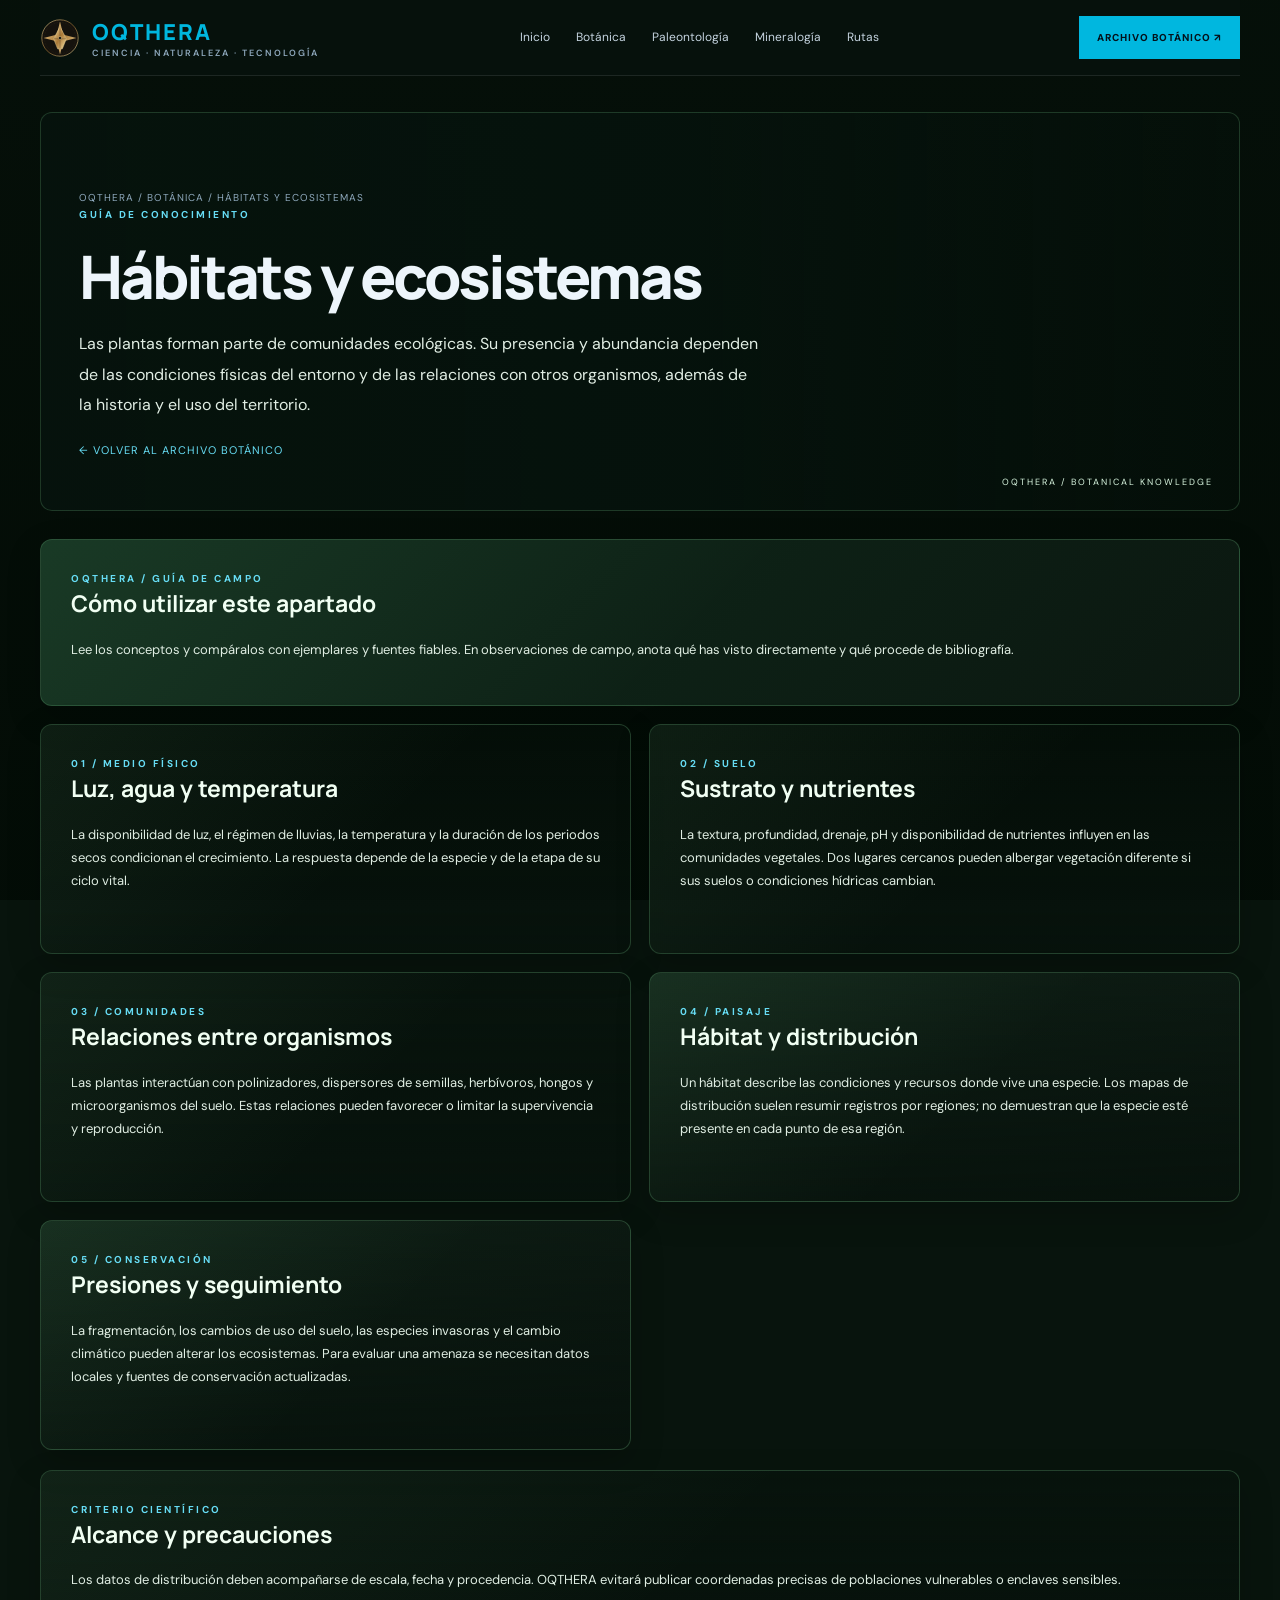
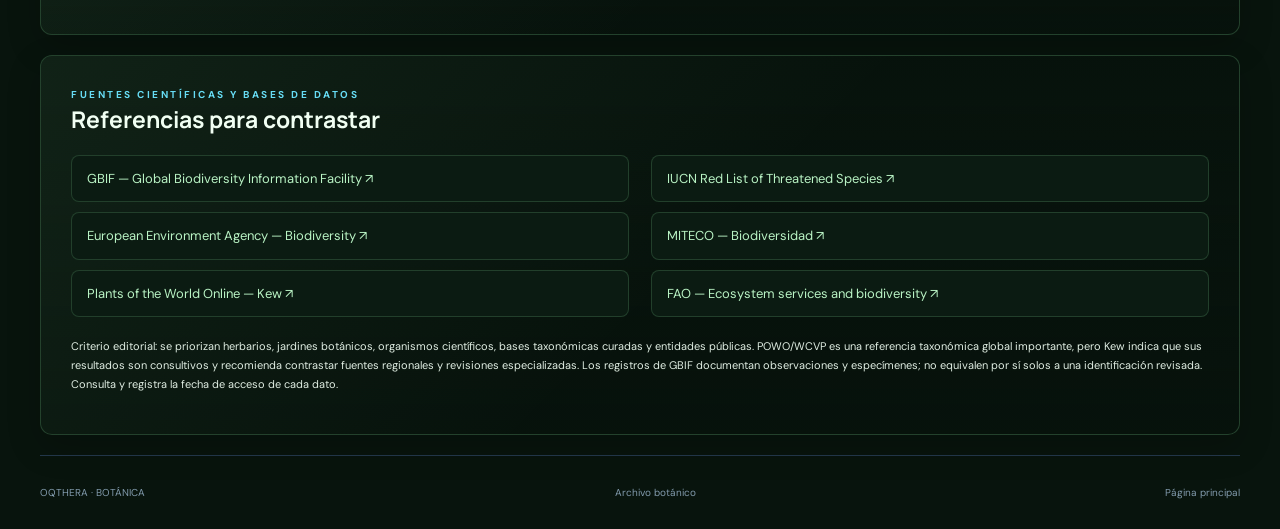
<file: botanica-ecosistemas.html>
<!doctype html>
<html lang="es">
<head>
<meta charset="utf-8"><meta name="viewport" content="width=device-width,initial-scale=1">
<meta name="theme-color" content="#07120d">
<meta name="description" content="OQTHERA Botánica — Hábitats y ecosistemas. Contenido introductorio con fuentes científicas consultables.">
<title>Hábitats y ecosistemas | OQTHERA Botánica</title>
<link rel="icon" href="assets/oqthera-mark.svg" type="image/svg+xml">
<link rel="stylesheet" href="botanica.css?v=6">
</head>
<body class="botany botany-detail">
<div class="wrap">
<header class="top">
<a class="brand" href="index.html"><img class="brand-logo" src="assets/oqthera-mark.svg" alt=""><span>OQTHERA<small>CIENCIA · NATURALEZA · TECNOLOGÍA</small></span></a>
<nav class="nav" aria-label="Navegación principal"><a href="index.html">Inicio</a><a href="botanica.html">Botánica</a><a href="paleontologia.html">Paleontología</a><a href="mineralogia.html">Mineralogía</a><a href="rutas.html">Rutas</a></nav>
<a class="top-cta" href="botanica.html">ARCHIVO BOTÁNICO ↗</a><button id="menu" aria-label="Abrir menú" aria-expanded="false">☰</button>
</header>
<main>
<section class="detail-hero">
<div class="crumb">OQTHERA / BOTÁNICA / HÁBITATS Y ECOSISTEMAS</div><div class="eyebrow">GUÍA DE CONOCIMIENTO</div>
<h1>Hábitats y ecosistemas</h1><p class="lead">Las plantas forman parte de comunidades ecológicas. Su presencia y abundancia dependen de las condiciones físicas del entorno y de las relaciones con otros organismos, además de la historia y el uso del territorio.</p>
<a class="back" href="botanica.html">← VOLVER AL ARCHIVO BOTÁNICO</a>
</section>
<section class="detail-grid" aria-label="Contenidos"><div class="content-panel" style="grid-column:1/-1;background:linear-gradient(135deg,#102c1c,#0b1710);min-height:0"><div class="eyebrow">OQTHERA / GUÍA DE CAMPO</div><h2>Cómo utilizar este apartado</h2><p>Lee los conceptos y compáralos con ejemplares y fuentes fiables. En observaciones de campo, anota qué has visto directamente y qué procede de bibliografía.</p></div><article class="content-panel"><div class="eyebrow">01 / MEDIO FÍSICO</div><h2>Luz, agua y temperatura</h2><p>La disponibilidad de luz, el régimen de lluvias, la temperatura y la duración de los periodos secos condicionan el crecimiento. La respuesta depende de la especie y de la etapa de su ciclo vital.</p></article><article class="content-panel"><div class="eyebrow">02 / SUELO</div><h2>Sustrato y nutrientes</h2><p>La textura, profundidad, drenaje, pH y disponibilidad de nutrientes influyen en las comunidades vegetales. Dos lugares cercanos pueden albergar vegetación diferente si sus suelos o condiciones hídricas cambian.</p></article><article class="content-panel"><div class="eyebrow">03 / COMUNIDADES</div><h2>Relaciones entre organismos</h2><p>Las plantas interactúan con polinizadores, dispersores de semillas, herbívoros, hongos y microorganismos del suelo. Estas relaciones pueden favorecer o limitar la supervivencia y reproducción.</p></article><article class="content-panel"><div class="eyebrow">04 / PAISAJE</div><h2>Hábitat y distribución</h2><p>Un hábitat describe las condiciones y recursos donde vive una especie. Los mapas de distribución suelen resumir registros por regiones; no demuestran que la especie esté presente en cada punto de esa región.</p></article><article class="content-panel"><div class="eyebrow">05 / CONSERVACIÓN</div><h2>Presiones y seguimiento</h2><p>La fragmentación, los cambios de uso del suelo, las especies invasoras y el cambio climático pueden alterar los ecosistemas. Para evaluar una amenaza se necesitan datos locales y fuentes de conservación actualizadas.</p></article></section>
<section class="content-panel" style="margin-top:20px;min-height:0"><div class="eyebrow">CRITERIO CIENTÍFICO</div><h2>Alcance y precauciones</h2><p>Los datos de distribución deben acompañarse de escala, fecha y procedencia. OQTHERA evitará publicar coordenadas precisas de poblaciones vulnerables o enclaves sensibles.</p></section>
<section class="content-panel" style="margin-top:20px;min-height:0"><div class="eyebrow">FUENTES CIENTÍFICAS Y BASES DE DATOS</div><h2>Referencias para contrastar</h2><ul class="source-list"><li><a href="https://www.gbif.org/" target="_blank" rel="noopener noreferrer">GBIF — Global Biodiversity Information Facility ↗</a></li><li><a href="https://www.iucnredlist.org/" target="_blank" rel="noopener noreferrer">IUCN Red List of Threatened Species ↗</a></li><li><a href="https://www.eea.europa.eu/en/topics/in-depth/biodiversity" target="_blank" rel="noopener noreferrer">European Environment Agency — Biodiversity ↗</a></li><li><a href="https://www.miteco.gob.es/es/biodiversidad.html" target="_blank" rel="noopener noreferrer">MITECO — Biodiversidad ↗</a></li><li><a href="https://powo.science.kew.org/" target="_blank" rel="noopener noreferrer">Plants of the World Online — Kew ↗</a></li><li><a href="https://www.fao.org/biodiversity/en/" target="_blank" rel="noopener noreferrer">FAO — Ecosystem services and biodiversity ↗</a></li></ul><p class="source-note">Criterio editorial: se priorizan herbarios, jardines botánicos, organismos científicos, bases taxonómicas curadas y entidades públicas. POWO/WCVP es una referencia taxonómica global importante, pero Kew indica que sus resultados son consultivos y recomienda contrastar fuentes regionales y revisiones especializadas. Los registros de GBIF documentan observaciones y especímenes; no equivalen por sí solos a una identificación revisada. Consulta y registra la fecha de acceso de cada dato.</p></section>
</main>
<footer class="footer"><span>OQTHERA · BOTÁNICA</span><a href="botanica.html">Archivo botánico</a><a href="index.html">Página principal</a></footer>
</div>
<script>
const menuButton=document.getElementById("menu"),mainNav=document.querySelector(".nav");
menuButton?.addEventListener("click",()=>{const opened=mainNav.classList.toggle("nav-open");menuButton.setAttribute("aria-expanded",String(opened));});
</script>
</body></html>
</file>
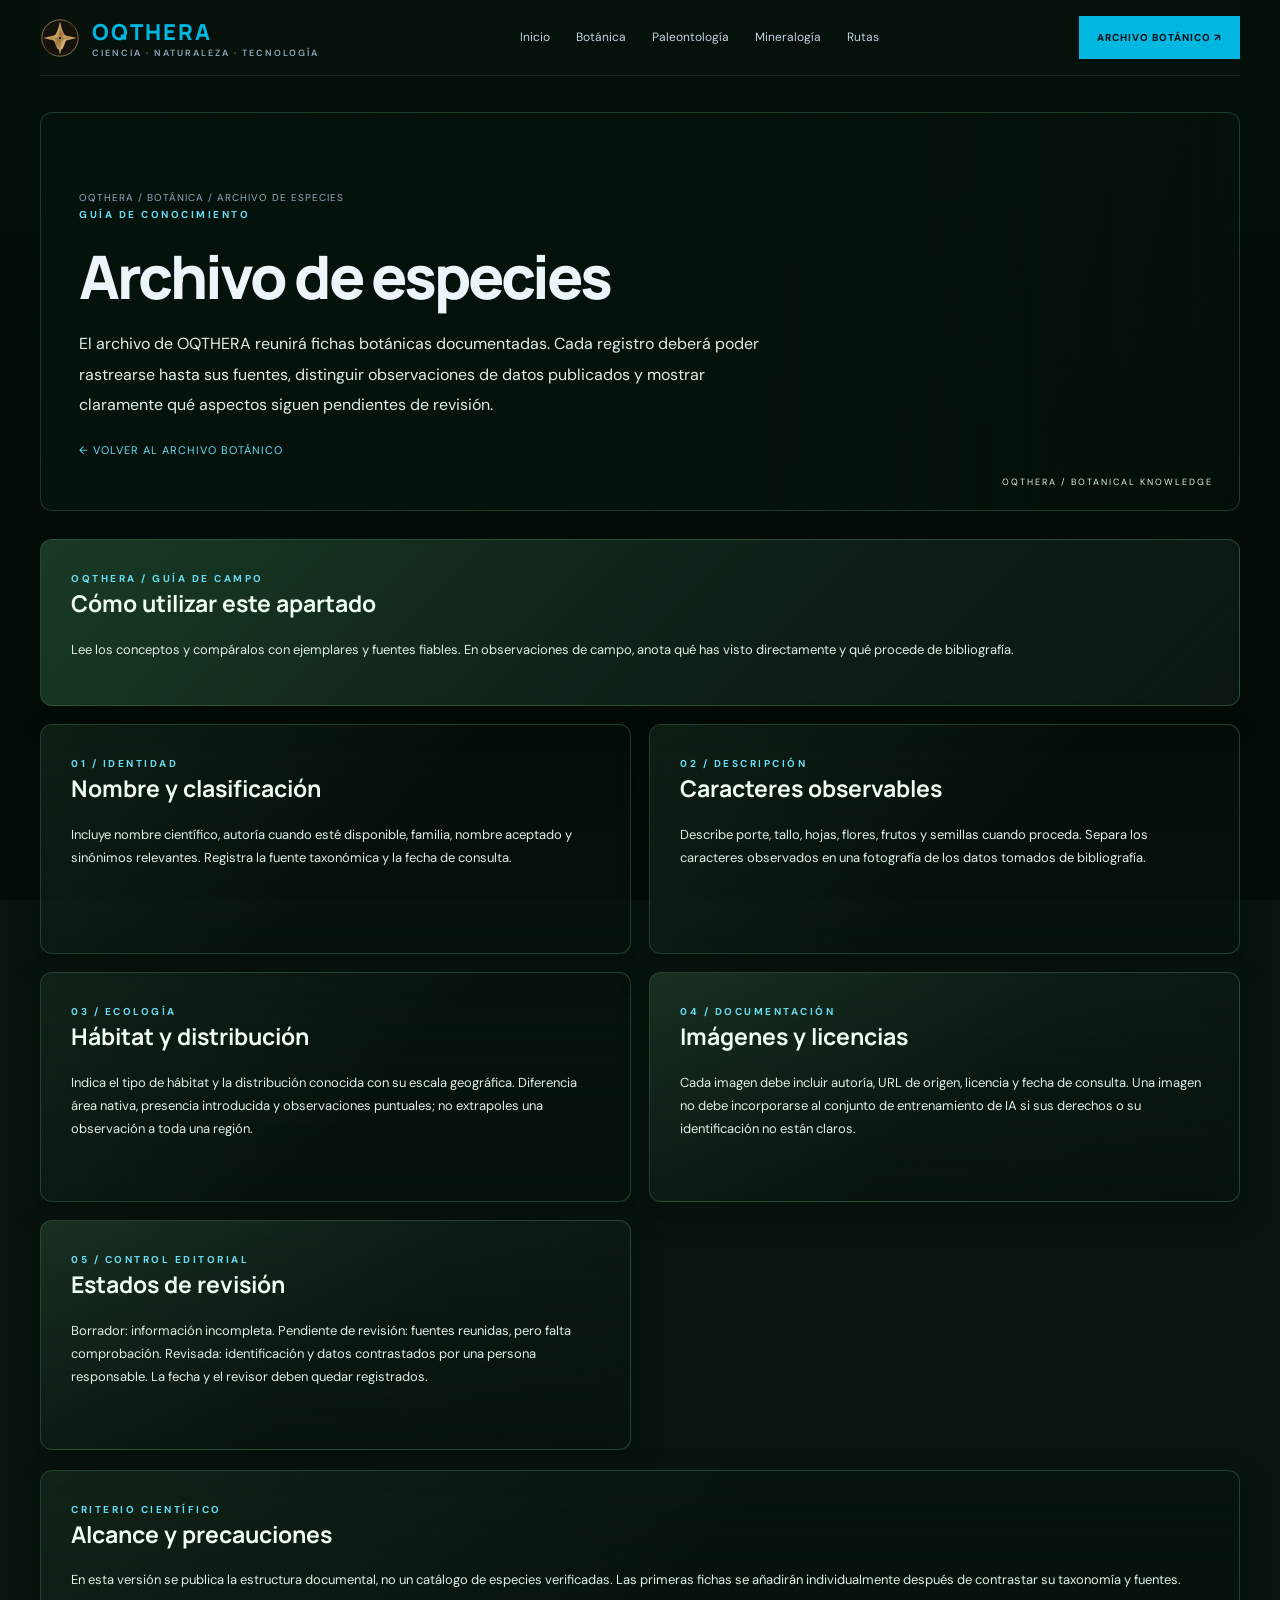
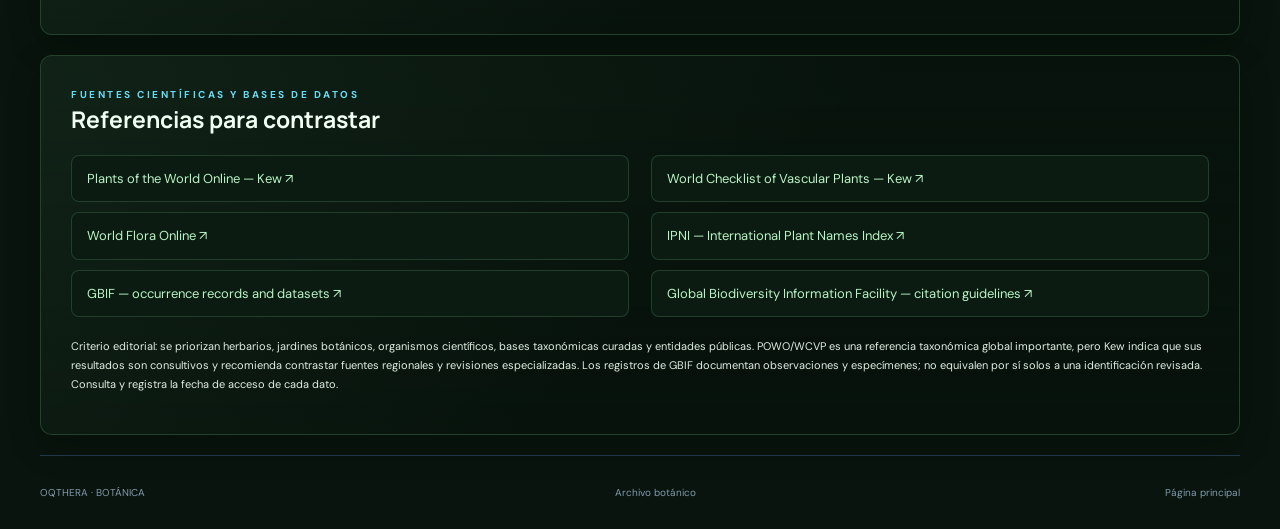
<file: botanica-fichas.html>
<!doctype html>
<html lang="es">
<head>
<meta charset="utf-8"><meta name="viewport" content="width=device-width,initial-scale=1">
<meta name="theme-color" content="#07120d">
<meta name="description" content="OQTHERA Botánica — Archivo de especies. Contenido introductorio con fuentes científicas consultables.">
<title>Archivo de especies | OQTHERA Botánica</title>
<link rel="icon" href="assets/oqthera-mark.svg" type="image/svg+xml">
<link rel="stylesheet" href="botanica.css?v=6">
</head>
<body class="botany botany-detail">
<div class="wrap">
<header class="top">
<a class="brand" href="index.html"><img class="brand-logo" src="assets/oqthera-mark.svg" alt=""><span>OQTHERA<small>CIENCIA · NATURALEZA · TECNOLOGÍA</small></span></a>
<nav class="nav" aria-label="Navegación principal"><a href="index.html">Inicio</a><a href="botanica.html">Botánica</a><a href="paleontologia.html">Paleontología</a><a href="mineralogia.html">Mineralogía</a><a href="rutas.html">Rutas</a></nav>
<a class="top-cta" href="botanica.html">ARCHIVO BOTÁNICO ↗</a><button id="menu" aria-label="Abrir menú" aria-expanded="false">☰</button>
</header>
<main>
<section class="detail-hero">
<div class="crumb">OQTHERA / BOTÁNICA / ARCHIVO DE ESPECIES</div><div class="eyebrow">GUÍA DE CONOCIMIENTO</div>
<h1>Archivo de especies</h1><p class="lead">El archivo de OQTHERA reunirá fichas botánicas documentadas. Cada registro deberá poder rastrearse hasta sus fuentes, distinguir observaciones de datos publicados y mostrar claramente qué aspectos siguen pendientes de revisión.</p>
<a class="back" href="botanica.html">← VOLVER AL ARCHIVO BOTÁNICO</a>
</section>
<section class="detail-grid" aria-label="Contenidos"><div class="content-panel" style="grid-column:1/-1;background:linear-gradient(135deg,#102c1c,#0b1710);min-height:0"><div class="eyebrow">OQTHERA / GUÍA DE CAMPO</div><h2>Cómo utilizar este apartado</h2><p>Lee los conceptos y compáralos con ejemplares y fuentes fiables. En observaciones de campo, anota qué has visto directamente y qué procede de bibliografía.</p></div><article class="content-panel"><div class="eyebrow">01 / IDENTIDAD</div><h2>Nombre y clasificación</h2><p>Incluye nombre científico, autoría cuando esté disponible, familia, nombre aceptado y sinónimos relevantes. Registra la fuente taxonómica y la fecha de consulta.</p></article><article class="content-panel"><div class="eyebrow">02 / DESCRIPCIÓN</div><h2>Caracteres observables</h2><p>Describe porte, tallo, hojas, flores, frutos y semillas cuando proceda. Separa los caracteres observados en una fotografía de los datos tomados de bibliografía.</p></article><article class="content-panel"><div class="eyebrow">03 / ECOLOGÍA</div><h2>Hábitat y distribución</h2><p>Indica el tipo de hábitat y la distribución conocida con su escala geográfica. Diferencia área nativa, presencia introducida y observaciones puntuales; no extrapoles una observación a toda una región.</p></article><article class="content-panel"><div class="eyebrow">04 / DOCUMENTACIÓN</div><h2>Imágenes y licencias</h2><p>Cada imagen debe incluir autoría, URL de origen, licencia y fecha de consulta. Una imagen no debe incorporarse al conjunto de entrenamiento de IA si sus derechos o su identificación no están claros.</p></article><article class="content-panel"><div class="eyebrow">05 / CONTROL EDITORIAL</div><h2>Estados de revisión</h2><p>Borrador: información incompleta. Pendiente de revisión: fuentes reunidas, pero falta comprobación. Revisada: identificación y datos contrastados por una persona responsable. La fecha y el revisor deben quedar registrados.</p></article></section>
<section class="content-panel" style="margin-top:20px;min-height:0"><div class="eyebrow">CRITERIO CIENTÍFICO</div><h2>Alcance y precauciones</h2><p>En esta versión se publica la estructura documental, no un catálogo de especies verificadas. Las primeras fichas se añadirán individualmente después de contrastar su taxonomía y fuentes.</p></section>
<section class="content-panel" style="margin-top:20px;min-height:0"><div class="eyebrow">FUENTES CIENTÍFICAS Y BASES DE DATOS</div><h2>Referencias para contrastar</h2><ul class="source-list"><li><a href="https://powo.science.kew.org/" target="_blank" rel="noopener noreferrer">Plants of the World Online — Kew ↗</a></li><li><a href="https://powo.science.kew.org/about-wcvp" target="_blank" rel="noopener noreferrer">World Checklist of Vascular Plants — Kew ↗</a></li><li><a href="https://www.worldfloraonline.org/" target="_blank" rel="noopener noreferrer">World Flora Online ↗</a></li><li><a href="https://www.ipni.org/" target="_blank" rel="noopener noreferrer">IPNI — International Plant Names Index ↗</a></li><li><a href="https://www.gbif.org/" target="_blank" rel="noopener noreferrer">GBIF — occurrence records and datasets ↗</a></li><li><a href="https://www.gbif.org/citation-guidelines" target="_blank" rel="noopener noreferrer">Global Biodiversity Information Facility — citation guidelines ↗</a></li></ul><p class="source-note">Criterio editorial: se priorizan herbarios, jardines botánicos, organismos científicos, bases taxonómicas curadas y entidades públicas. POWO/WCVP es una referencia taxonómica global importante, pero Kew indica que sus resultados son consultivos y recomienda contrastar fuentes regionales y revisiones especializadas. Los registros de GBIF documentan observaciones y especímenes; no equivalen por sí solos a una identificación revisada. Consulta y registra la fecha de acceso de cada dato.</p></section>
</main>
<footer class="footer"><span>OQTHERA · BOTÁNICA</span><a href="botanica.html">Archivo botánico</a><a href="index.html">Página principal</a></footer>
</div>
<script>
const menuButton=document.getElementById("menu"),mainNav=document.querySelector(".nav");
menuButton?.addEventListener("click",()=>{const opened=mainNav.classList.toggle("nav-open");menuButton.setAttribute("aria-expanded",String(opened));});
</script>
</body></html>
</file>
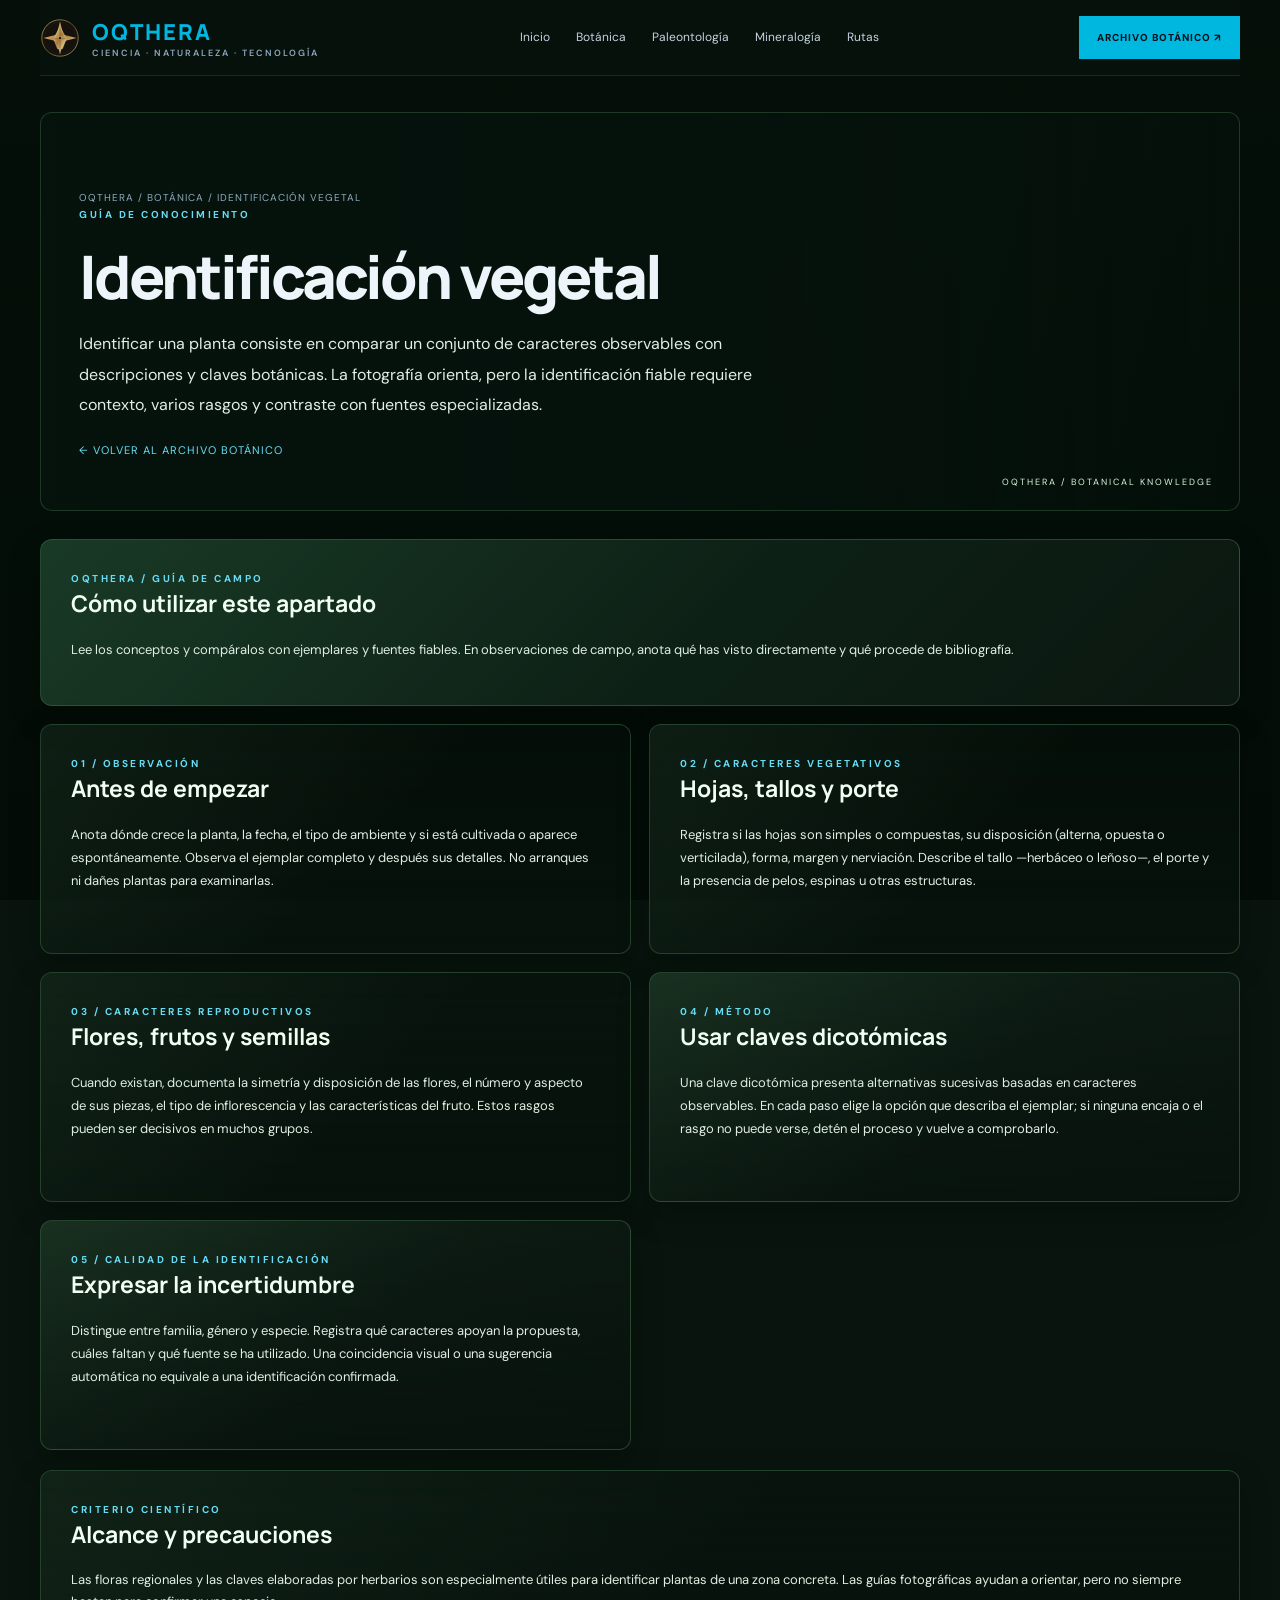
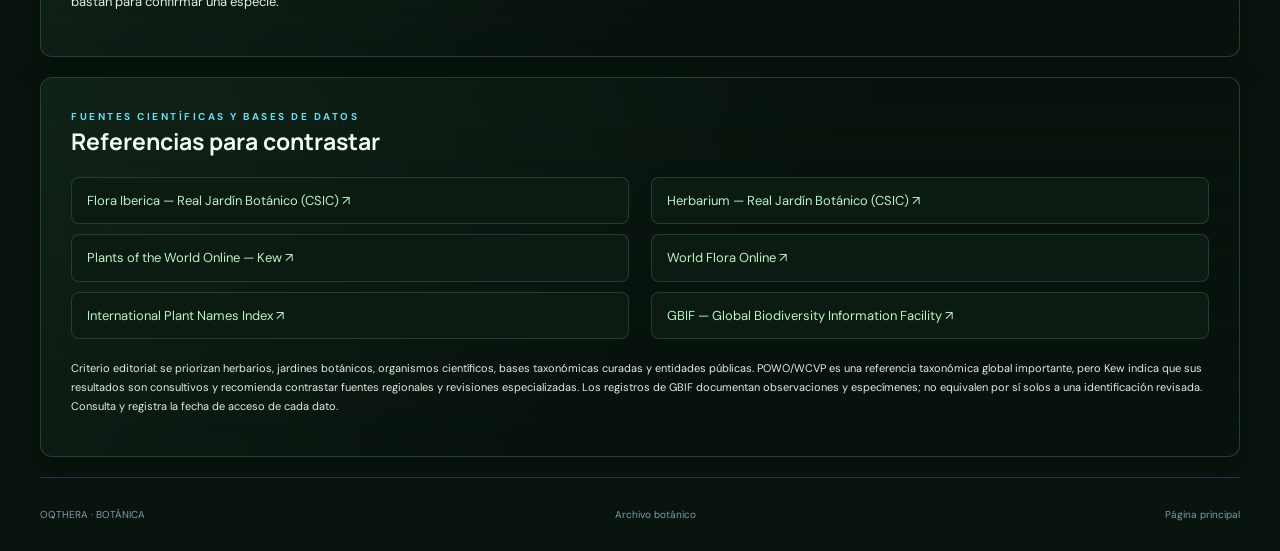
<file: botanica-identificacion.html>
<!doctype html>
<html lang="es">
<head>
<meta charset="utf-8"><meta name="viewport" content="width=device-width,initial-scale=1">
<meta name="theme-color" content="#07120d">
<meta name="description" content="OQTHERA Botánica — Identificación vegetal. Contenido introductorio con fuentes científicas consultables.">
<title>Identificación vegetal | OQTHERA Botánica</title>
<link rel="icon" href="assets/oqthera-mark.svg" type="image/svg+xml">
<link rel="stylesheet" href="botanica.css?v=6">
</head>
<body class="botany botany-detail">
<div class="wrap">
<header class="top">
<a class="brand" href="index.html"><img class="brand-logo" src="assets/oqthera-mark.svg" alt=""><span>OQTHERA<small>CIENCIA · NATURALEZA · TECNOLOGÍA</small></span></a>
<nav class="nav" aria-label="Navegación principal"><a href="index.html">Inicio</a><a href="botanica.html">Botánica</a><a href="paleontologia.html">Paleontología</a><a href="mineralogia.html">Mineralogía</a><a href="rutas.html">Rutas</a></nav>
<a class="top-cta" href="botanica.html">ARCHIVO BOTÁNICO ↗</a><button id="menu" aria-label="Abrir menú" aria-expanded="false">☰</button>
</header>
<main>
<section class="detail-hero">
<div class="crumb">OQTHERA / BOTÁNICA / IDENTIFICACIÓN VEGETAL</div><div class="eyebrow">GUÍA DE CONOCIMIENTO</div>
<h1>Identificación vegetal</h1><p class="lead">Identificar una planta consiste en comparar un conjunto de caracteres observables con descripciones y claves botánicas. La fotografía orienta, pero la identificación fiable requiere contexto, varios rasgos y contraste con fuentes especializadas.</p>
<a class="back" href="botanica.html">← VOLVER AL ARCHIVO BOTÁNICO</a>
</section>
<section class="detail-grid" aria-label="Contenidos"><div class="content-panel" style="grid-column:1/-1;background:linear-gradient(135deg,#102c1c,#0b1710);min-height:0"><div class="eyebrow">OQTHERA / GUÍA DE CAMPO</div><h2>Cómo utilizar este apartado</h2><p>Lee los conceptos y compáralos con ejemplares y fuentes fiables. En observaciones de campo, anota qué has visto directamente y qué procede de bibliografía.</p></div><article class="content-panel"><div class="eyebrow">01 / OBSERVACIÓN</div><h2>Antes de empezar</h2><p>Anota dónde crece la planta, la fecha, el tipo de ambiente y si está cultivada o aparece espontáneamente. Observa el ejemplar completo y después sus detalles. No arranques ni dañes plantas para examinarlas.</p></article><article class="content-panel"><div class="eyebrow">02 / CARACTERES VEGETATIVOS</div><h2>Hojas, tallos y porte</h2><p>Registra si las hojas son simples o compuestas, su disposición (alterna, opuesta o verticilada), forma, margen y nerviación. Describe el tallo —herbáceo o leñoso—, el porte y la presencia de pelos, espinas u otras estructuras.</p></article><article class="content-panel"><div class="eyebrow">03 / CARACTERES REPRODUCTIVOS</div><h2>Flores, frutos y semillas</h2><p>Cuando existan, documenta la simetría y disposición de las flores, el número y aspecto de sus piezas, el tipo de inflorescencia y las características del fruto. Estos rasgos pueden ser decisivos en muchos grupos.</p></article><article class="content-panel"><div class="eyebrow">04 / MÉTODO</div><h2>Usar claves dicotómicas</h2><p>Una clave dicotómica presenta alternativas sucesivas basadas en caracteres observables. En cada paso elige la opción que describa el ejemplar; si ninguna encaja o el rasgo no puede verse, detén el proceso y vuelve a comprobarlo.</p></article><article class="content-panel"><div class="eyebrow">05 / CALIDAD DE LA IDENTIFICACIÓN</div><h2>Expresar la incertidumbre</h2><p>Distingue entre familia, género y especie. Registra qué caracteres apoyan la propuesta, cuáles faltan y qué fuente se ha utilizado. Una coincidencia visual o una sugerencia automática no equivale a una identificación confirmada.</p></article></section>
<section class="content-panel" style="margin-top:20px;min-height:0"><div class="eyebrow">CRITERIO CIENTÍFICO</div><h2>Alcance y precauciones</h2><p>Las floras regionales y las claves elaboradas por herbarios son especialmente útiles para identificar plantas de una zona concreta. Las guías fotográficas ayudan a orientar, pero no siempre bastan para confirmar una especie.</p></section>
<section class="content-panel" style="margin-top:20px;min-height:0"><div class="eyebrow">FUENTES CIENTÍFICAS Y BASES DE DATOS</div><h2>Referencias para contrastar</h2><ul class="source-list"><li><a href="https://www.floraiberica.es/" target="_blank" rel="noopener noreferrer">Flora Iberica — Real Jardín Botánico (CSIC) ↗</a></li><li><a href="https://www.rjb.csic.es/" target="_blank" rel="noopener noreferrer">Herbarium — Real Jardín Botánico (CSIC) ↗</a></li><li><a href="https://powo.science.kew.org/" target="_blank" rel="noopener noreferrer">Plants of the World Online — Kew ↗</a></li><li><a href="https://www.worldfloraonline.org/" target="_blank" rel="noopener noreferrer">World Flora Online ↗</a></li><li><a href="https://www.ipni.org/" target="_blank" rel="noopener noreferrer">International Plant Names Index ↗</a></li><li><a href="https://www.gbif.org/" target="_blank" rel="noopener noreferrer">GBIF — Global Biodiversity Information Facility ↗</a></li></ul><p class="source-note">Criterio editorial: se priorizan herbarios, jardines botánicos, organismos científicos, bases taxonómicas curadas y entidades públicas. POWO/WCVP es una referencia taxonómica global importante, pero Kew indica que sus resultados son consultivos y recomienda contrastar fuentes regionales y revisiones especializadas. Los registros de GBIF documentan observaciones y especímenes; no equivalen por sí solos a una identificación revisada. Consulta y registra la fecha de acceso de cada dato.</p></section>
</main>
<footer class="footer"><span>OQTHERA · BOTÁNICA</span><a href="botanica.html">Archivo botánico</a><a href="index.html">Página principal</a></footer>
</div>
<script>
const menuButton=document.getElementById("menu"),mainNav=document.querySelector(".nav");
menuButton?.addEventListener("click",()=>{const opened=mainNav.classList.toggle("nav-open");menuButton.setAttribute("aria-expanded",String(opened));});
</script>
</body></html>
</file>
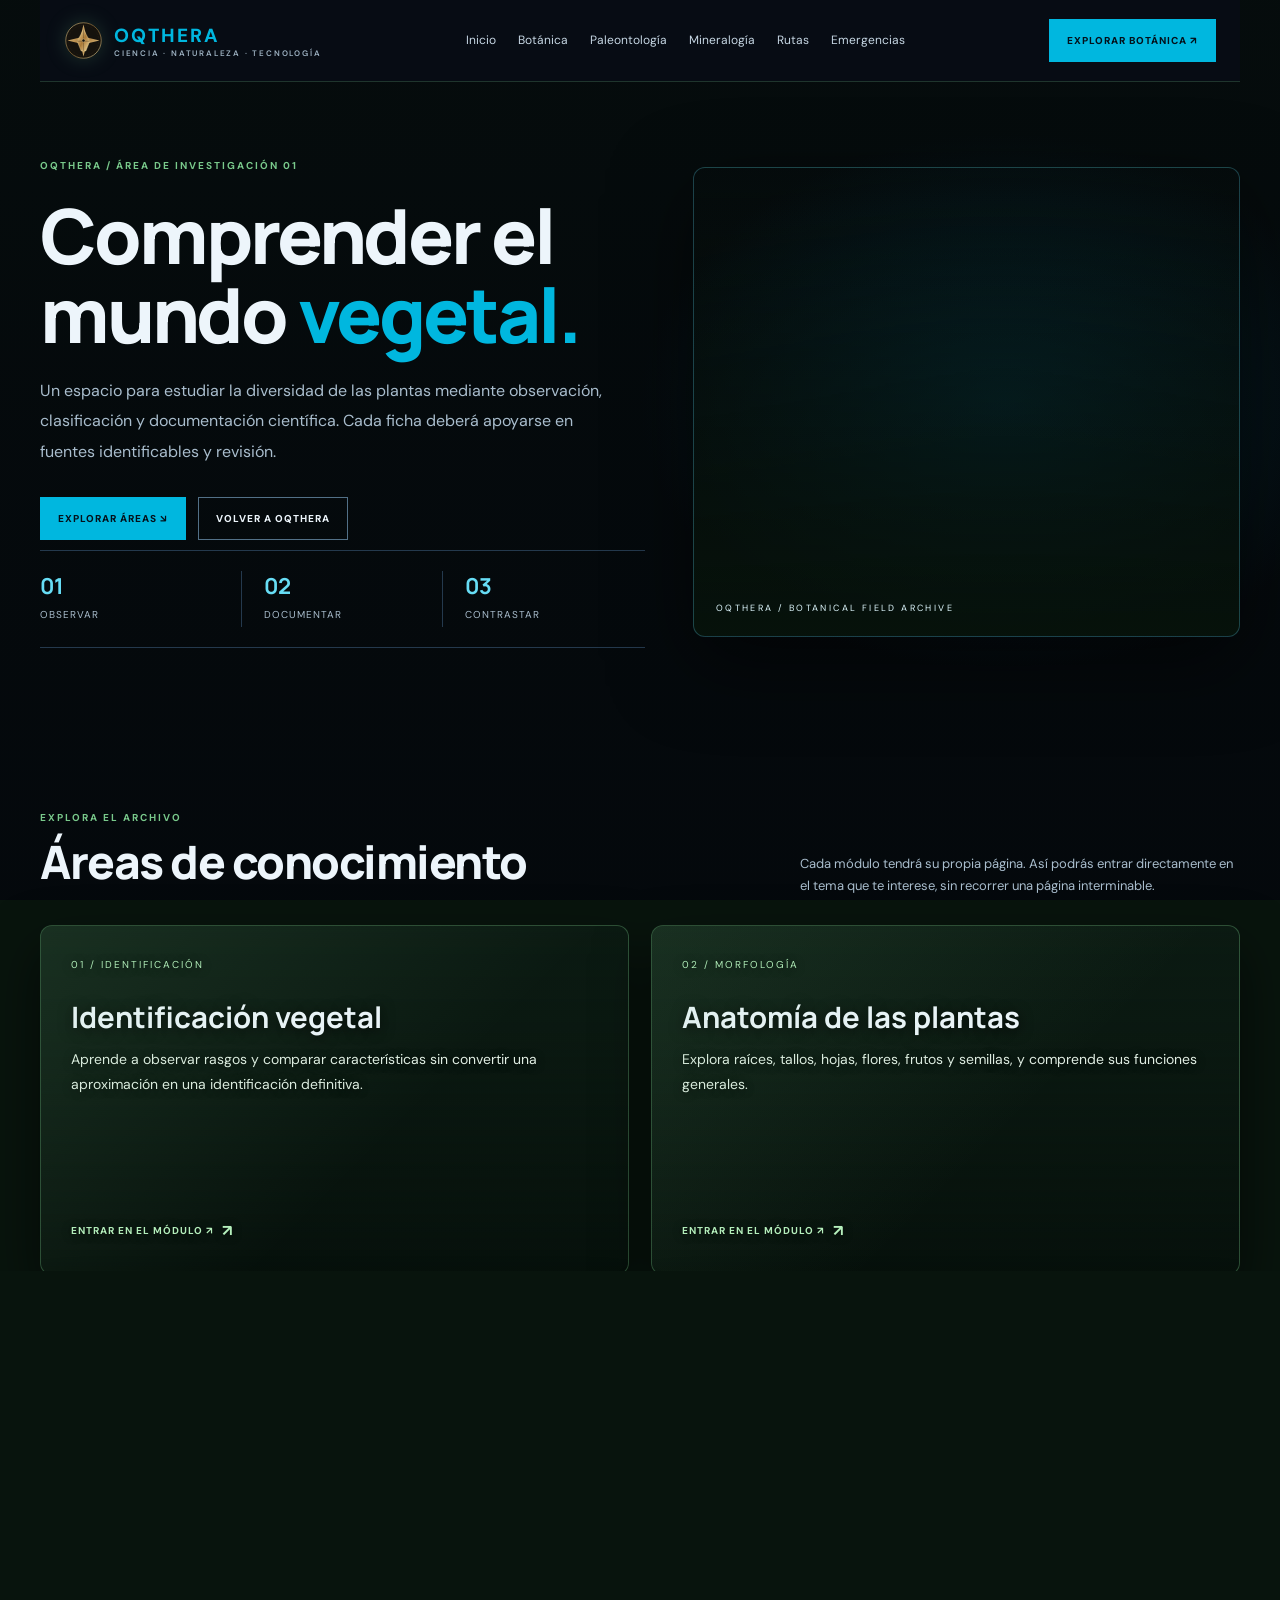
<file: botanica.html>
<!doctype html>
<html lang="es"><head><meta charset="utf-8"><meta name="viewport" content="width=device-width,initial-scale=1">
  <link rel="canonical" href="https://pnmonja.github.io/GEOAI/botanica.html">
  <link rel="manifest" href="/GEOAI/manifest.webmanifest">
  <link rel="icon" href="/GEOAI/assets/oqthera-app-icon.svg" type="image/svg+xml">
  <meta name="application-name" content="OQTHERA">
  <meta property="og:type" content="website">
  <meta property="og:site_name" content="OQTHERA">
  <meta property="og:title" content="OQTHERA | Botánica">
  <meta property="og:description" content="OQTHERA Botánica: archivo de investigación y aprendizaje del mundo vegetal.">
  <meta property="og:url" content="https://pnmonja.github.io/GEOAI/botanica.html">
  <meta name="twitter:card" content="summary">
<meta name="theme-color" content="#080d16"><meta name="description" content="OQTHERA Botánica: archivo de investigación y aprendizaje del mundo vegetal."><title>OQTHERA | Botánica</title><link rel="stylesheet" href="botanica.css?v=5"><link rel="stylesheet" href="disciplinas.css?v=4"></head><body class="discipline-page botany" style="--discipline:#79c98b;--discipline-rgb:121,201,139;--discipline-bg:#08140d"><div class="wrap">
<header class="top"><a class="brand" href="index.html"><img class="brand-logo" src="assets/oqthera-mark.svg" alt=""><span>OQTHERA<small>CIENCIA · NATURALEZA · TECNOLOGÍA</small></span></a><nav class="nav"><a href="index.html">Inicio</a><a href="botanica.html">Botánica</a><a href="paleontologia.html">Paleontología</a><a href="mineralogia.html">Mineralogía</a><a href="rutas.html">Rutas</a><a href="index.html#emergencias">Emergencias</a></nav><a class="top-cta" href="#modulos">EXPLORAR BOTÁNICA ↗</a><button id="menu" aria-label="Abrir menú" aria-expanded="false">☰</button></header>
<main><section class="hero"><div><div class="eyebrow">OQTHERA / ÁREA DE INVESTIGACIÓN 01</div><h1>Comprender el mundo <span>vegetal.</span></h1><p class="lead">Un espacio para estudiar la diversidad de las plantas mediante observación, clasificación y documentación científica. Cada ficha deberá apoyarse en fuentes identificables y revisión.</p><div class="actions"><a class="button" href="#modulos">EXPLORAR ÁREAS ↘</a><a class="button secondary" href="index.html">VOLVER A OQTHERA</a></div><div class="stats"><div><b>01</b><span>OBSERVAR</span></div><div><b>02</b><span>DOCUMENTAR</span></div><div><b>03</b><span>CONTRASTAR</span></div></div></div><div class="hero-image" role="img" aria-label="Fotografía de hojas verdes en un entorno natural"></div></section>
<section class="section" id="modulos"><div class="section-head"><div><div class="eyebrow">EXPLORA EL ARCHIVO</div><h2>Áreas de conocimiento</h2></div><p>Cada módulo tendrá su propia página. Así podrás entrar directamente en el tema que te interese, sin recorrer una página interminable.</p></div><div class="modules">
<a class="module" href="botanica-identificacion.html"><span class="num">01 / IDENTIFICACIÓN</span><h3>Identificación vegetal</h3><p>Aprende a observar rasgos y comparar características sin convertir una aproximación en una identificación definitiva.</p><strong>ENTRAR EN EL MÓDULO ↗</strong></a>
<a class="module" href="botanica-anatomia.html"><span class="num">02 / MORFOLOGÍA</span><h3>Anatomía de las plantas</h3><p>Explora raíces, tallos, hojas, flores, frutos y semillas, y comprende sus funciones generales.</p><strong>ENTRAR EN EL MÓDULO ↗</strong></a>
<a class="module" href="botanica-clasificacion.html"><span class="num">03 / TAXONOMÍA</span><h3>Clasificación científica</h3><p>Conoce cómo se organizan los organismos vegetales y cómo se expresan sus nombres científicos.</p><strong>ENTRAR EN EL MÓDULO ↗</strong></a>
<a class="module" href="botanica-ecosistemas.html"><span class="num">04 / ECOLOGÍA</span><h3>Hábitats y ecosistemas</h3><p>Relaciona las plantas con el clima, el suelo, el agua y los demás organismos de su entorno.</p><strong>ENTRAR EN EL MÓDULO ↗</strong></a>
<a class="module" href="botanica-fichas.html"><span class="num">05 / DOCUMENTACIÓN</span><h3>Archivo de especies</h3><p>Consulta fichas botánicas con campos para descripción, distribución, hábitat y referencias.</p><strong>ENTRAR EN EL MÓDULO ↗</strong></a>
<a class="module" href="botanica-fichas.html#fuentes"><span class="num">06 / BIBLIOTECA</span><h3>Fuentes y bibliografía</h3><p>Un espacio para registrar obras, bases de datos y recursos utilizados en cada ficha.</p><strong>CONSULTAR CRITERIOS ↗</strong></a>
</div><div class="note"><b>Estado del módulo:</b> esta primera entrega establece la arquitectura visual y la navegación. No contiene todavía un catálogo de especies verificado ni una herramienta automática de identificación.</div></section>
<section class="banner"><div><h3>Investigar empieza por observar.</h3><p>La calidad del archivo dependerá de datos contrastables, fuentes transparentes y revisión humana.</p></div><a class="button" href="botanica-identificacion.html">COMENZAR ↗</a></section></main>
<footer class="footer"><span>OQTHERA · BOTÁNICA</span><a href="index.html">Volver a la página principal</a><span>CIENCIA CON RIGOR</span><a href="privacidad.html">Privacidad</a></footer></div><script>const menuButton=document.getElementById("menu");const mainNav=document.querySelector(".nav");menuButton?.addEventListener("click",()=>{const opened=mainNav.classList.toggle("nav-open");menuButton.setAttribute("aria-expanded",String(opened));});</script><script>if("serviceWorker" in navigator){window.addEventListener("load",()=>navigator.serviceWorker.register("/GEOAI/sw.js").catch(error=>console.warn("OQTHERA offline mode:",error)));}</script></body></html>
</file>
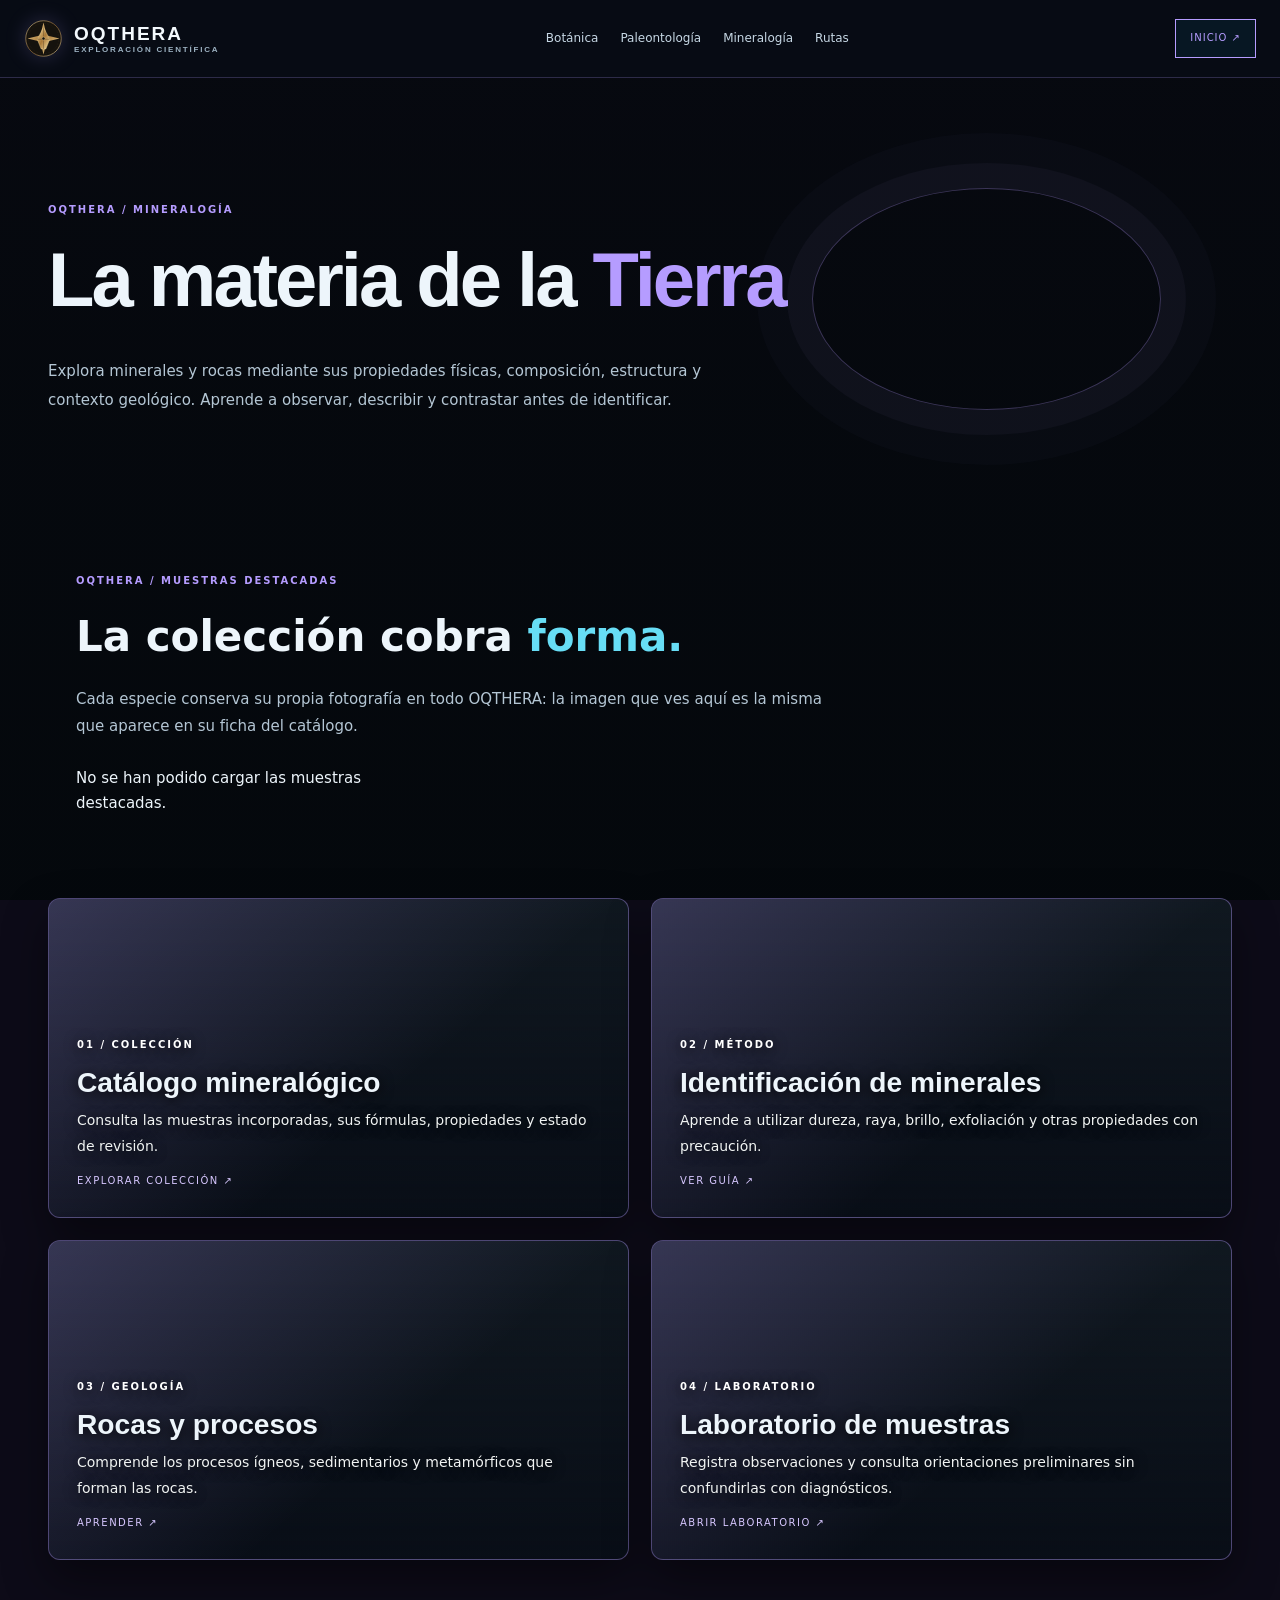
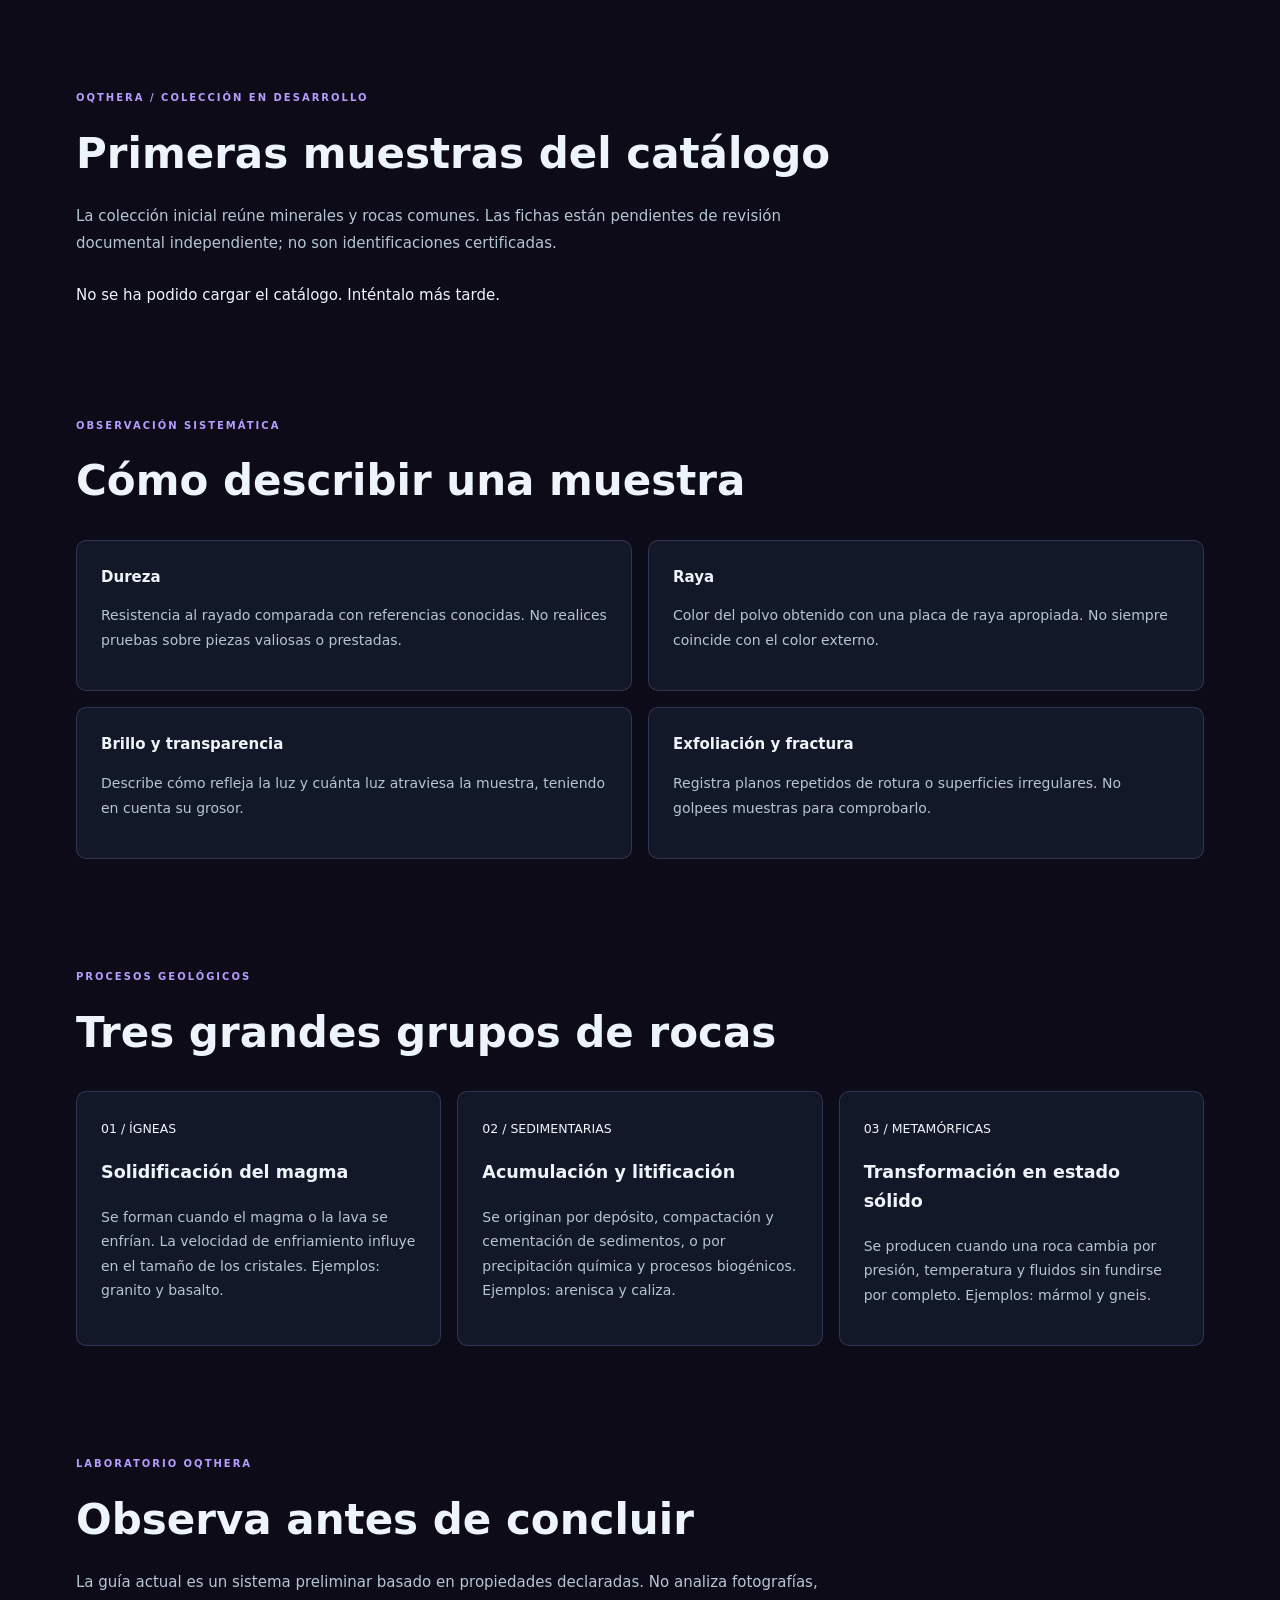
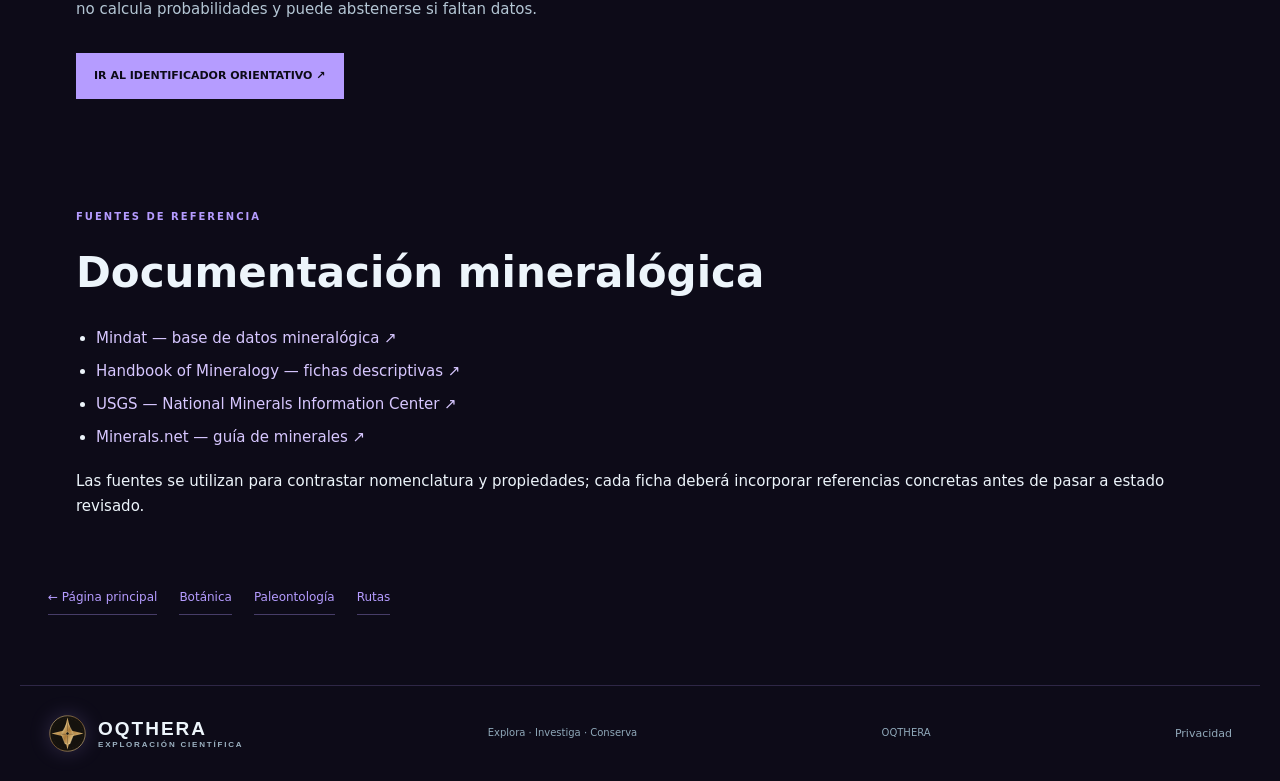
<file: mineralogia.html>
<!doctype html>
<html lang="es"><head><meta charset="utf-8"><meta name="viewport" content="width=device-width,initial-scale=1">
  <link rel="canonical" href="https://pnmonja.github.io/GEOAI/mineralogia.html">
  <link rel="manifest" href="/GEOAI/manifest.webmanifest">
  <link rel="icon" href="/GEOAI/assets/oqthera-app-icon.svg" type="image/svg+xml">
  <meta name="application-name" content="OQTHERA">
  <meta property="og:type" content="website">
  <meta property="og:site_name" content="OQTHERA">
  <meta property="og:title" content="OQTHERA | Mineralogía">
  <meta property="og:description" content="Explora minerales y rocas mediante sus propiedades físicas, composición, estructura y contexto geológico.">
  <meta property="og:url" content="https://pnmonja.github.io/GEOAI/mineralogia.html">
  <meta name="twitter:card" content="summary">
<meta name="theme-color" content="#080d16"><meta name="description" content="Explora minerales y rocas mediante sus propiedades físicas, composición, estructura y contexto geológico."><title>OQTHERA | Mineralogía</title><link rel="stylesheet" href="styles.css?v=8"><link rel="stylesheet" href="disciplinas.css?v=4"><style>:root{--discipline:#b59cff;--discipline-rgb:181,156,255;--discipline-bg:#0d0b18}
.module-hero{max-width:1184px;margin:auto;padding:90px 28px 65px}.module-hero h1{font-size:clamp(42px,6vw,68px);line-height:1.08;letter-spacing:-2px;margin:18px 0}.module-hero h1 em{color:var(--gold2);font-style:normal}.module-hero p{max-width:720px;color:var(--muted);line-height:1.9}.module-grid{max-width:1184px;margin:auto;padding:20px 28px 100px;display:grid;grid-template-columns:repeat(2,minmax(0,1fr));gap:16px}.module-card{padding:25px;min-height:205px;border:1px solid var(--line);background:linear-gradient(145deg,#142538,#0d1723);border-radius:5px}.module-card small{color:var(--gold2);letter-spacing:2px;font-size:10px}.module-card h2{font-size:23px;margin:12px 0 8px}.module-card p{color:var(--muted);font-size:13px}.module-links{max-width:1184px;margin:auto;padding:0 28px 55px;display:flex;gap:18px;flex-wrap:wrap}.module-links a{color:var(--gold2);font-size:12px;border-bottom:1px solid var(--line);padding-bottom:5px}@media(max-width:600px){.module-grid{grid-template-columns:1fr}.module-hero{padding:60px 20px 40px}.module-grid,.module-links{padding-left:20px;padding-right:20px}}

.mineral-modules .mineral-feature{min-height:320px;text-decoration:none;display:flex;flex-direction:column;justify-content:flex-end;background-image:linear-gradient(180deg,#080d1605,#080d16f2),var(--mineral-image);background-size:cover;background-position:center;border-radius:12px;padding:28px}
.mineral-feature:nth-child(1){--mineral-image:url('https://images.unsplash.com/photo-1518709268805-4e9042af9f23?auto=format&fit=crop&w=1300&q=90')}
.mineral-feature:nth-child(2){--mineral-image:url('https://images.unsplash.com/photo-1615485500704-8e990f9900f5?auto=format&fit=crop&w=1300&q=90')}
.mineral-feature:nth-child(3){--mineral-image:url('https://images.unsplash.com/photo-1518837695005-2083093ee35b?auto=format&fit=crop&w=1300&q=90')}
.mineral-feature:nth-child(4){--mineral-image:url('https://images.unsplash.com/photo-1544550285-f813152fb2fd?auto=format&fit=crop&w=1300&q=90')}
.mineral-feature h2{font-size:27px}.mineral-feature p{max-width:560px;color:#eef0f7}.mineral-feature span{font-size:10px;letter-spacing:1.5px;color:#d7c7ff;margin-top:14px}
.mineral-section{max-width:1184px;margin:0 auto;padding:55px 28px}.mineral-section h2{font-size:clamp(28px,4vw,42px);margin:12px 0}.section-intro{max-width:760px;color:#b4c6d4;line-height:1.8}
.mineral-collection{display:grid;grid-template-columns:repeat(2,minmax(0,1fr));gap:18px;margin-top:26px}
.mineral-item{overflow:hidden;border:1px solid #b59cff44;border-radius:12px;background:#111827}
.mineral-item img{display:block;width:100%;height:220px;object-fit:cover;background:#17142a}
.mineral-item-body{padding:20px}.mineral-item h3{font-size:22px;margin:4px 0}.mineral-item .formula{color:#d7c7ff;font-family:monospace}.mineral-item p{color:#b8c4d2;line-height:1.65;font-size:13px}
.mineral-item .review{display:inline-block;color:#e8d7a8;border:1px solid #8d754a;padding:5px 8px;font-size:9px;letter-spacing:1px}
.mineral-info-grid,.rock-grid{display:grid;grid-template-columns:repeat(2,minmax(0,1fr));gap:16px;margin-top:24px}
.mineral-info-grid article,.rock-grid article{padding:24px;border:1px solid #b59cff35;border-radius:10px;background:#111827}
.mineral-info-grid p,.rock-grid p{color:#b8c4d2;line-height:1.75;font-size:14px}
.rock-grid{grid-template-columns:repeat(3,minmax(0,1fr))}
.mineral-action{display:inline-block;margin-top:15px;padding:14px 18px;background:#b59cff;color:#0d0b18;font-size:11px;font-weight:800;text-decoration:none}
.mineral-sources ul{padding-left:20px;line-height:2.2}.mineral-sources a{color:#d7c7ff}
@media(max-width:700px){.mineral-modules,.mineral-collection,.mineral-info-grid,.rock-grid{grid-template-columns:1fr}.mineral-section{padding:42px 18px}.mineral-item img{height:190px}.mineral-feature{min-height:270px!important}}

/* Muestras compartidas: mismas imágenes en catálogo y mineralogía */
.mineral-showcase-grid{display:grid;grid-template-columns:repeat(3,minmax(0,1fr));gap:16px;margin-top:26px}
.mineral-showcase-card,.mineral-item{overflow:hidden;border:1px solid #b59cff55;border-radius:12px;background:linear-gradient(145deg,#172338,#0b1421);box-shadow:0 16px 36px #0005}
.mineral-showcase-card img{display:block;width:100%;height:210px;object-fit:cover}
.mineral-showcase-body{padding:16px 18px}.mineral-showcase-body h3{margin:5px 0;font-size:21px}.mineral-showcase-body small{color:#d7c7ff;letter-spacing:1.5px;font-size:9px}.mineral-showcase-body .formula{color:#d7c7ff;font-family:monospace}
.mineral-image-pending{height:190px;display:grid;place-items:center;color:#c7d3df;background:linear-gradient(135deg,#182b40,#0b1522);font-size:12px}
.mineral-image-credit{display:inline-block;margin-top:12px;color:#d7c7ff;font-size:11px}
@media(max-width:760px){.mineral-showcase-grid{grid-template-columns:1fr 1fr}}
@media(max-width:480px){.mineral-showcase-grid{grid-template-columns:1fr}}
</style></head><body class="discipline-page mineralogy">
<header class="top"><a class="brand" href="index.html"><img class="brand-logo" src="assets/oqthera-mark.svg" alt=""><span>OQTHERA<small>EXPLORACIÓN CIENTÍFICA</small></span></a><nav id="main-nav"><a href="botanica.html">Botánica</a><a href="paleontologia.html">Paleontología</a><a href="mineralogia.html">Mineralogía</a><a href="rutas.html">Rutas</a></nav><a class="toplink" href="index.html">INICIO ↗</a><button id="menu" aria-label="Abrir menú" aria-expanded="false">☰</button></header>
<main>
<section class="module-hero"><label class="eyebrow">OQTHERA / MINERALOGÍA</label><h1>La materia de la <em>Tierra</em></h1><p>Explora minerales y rocas mediante sus propiedades físicas, composición, estructura y contexto geológico. Aprende a observar, describir y contrastar antes de identificar.</p></section>
<section class="mineral-section mineral-showcase" aria-label="Muestras destacadas">
<div class="eyebrow">OQTHERA / MUESTRAS DESTACADAS</div>
<h2>La colección cobra <em>forma.</em></h2>
<p class="section-intro">Cada especie conserva su propia fotografía en todo OQTHERA: la imagen que ves aquí es la misma que aparece en su ficha del catálogo.</p>
<div id="mineral-showcase-grid" class="mineral-showcase-grid"><p>Cargando muestras…</p></div>
</section>
<section class="module-grid mineral-modules">
<a class="module-card mineral-feature" href="#catalogo"><small>01 / COLECCIÓN</small><h2>Catálogo mineralógico</h2><p>Consulta las muestras incorporadas, sus fórmulas, propiedades y estado de revisión.</p><span>EXPLORAR COLECCIÓN ↗</span></a>
<a class="module-card mineral-feature" href="#identificacion"><small>02 / MÉTODO</small><h2>Identificación de minerales</h2><p>Aprende a utilizar dureza, raya, brillo, exfoliación y otras propiedades con precaución.</p><span>VER GUÍA ↗</span></a>
<a class="module-card mineral-feature" href="#rocas"><small>03 / GEOLOGÍA</small><h2>Rocas y procesos</h2><p>Comprende los procesos ígneos, sedimentarios y metamórficos que forman las rocas.</p><span>APRENDER ↗</span></a>
<a class="module-card mineral-feature" href="#laboratorio"><small>04 / LABORATORIO</small><h2>Laboratorio de muestras</h2><p>Registra observaciones y consulta orientaciones preliminares sin confundirlas con diagnósticos.</p><span>ABRIR LABORATORIO ↗</span></a>
</section>
<section id="catalogo" class="mineral-section"><div class="eyebrow">OQTHERA / COLECCIÓN EN DESARROLLO</div><h2>Primeras muestras del catálogo</h2><p class="section-intro">La colección inicial reúne minerales y rocas comunes. Las fichas están pendientes de revisión documental independiente; no son identificaciones certificadas.</p><div id="mineral-collection" class="mineral-collection" aria-live="polite"><p>Cargando catálogo mineralógico…</p></div></section>
<section id="identificacion" class="mineral-section"><div class="eyebrow">OBSERVACIÓN SISTEMÁTICA</div><h2>Cómo describir una muestra</h2><div class="mineral-info-grid">
<article><b>Dureza</b><p>Resistencia al rayado comparada con referencias conocidas. No realices pruebas sobre piezas valiosas o prestadas.</p></article>
<article><b>Raya</b><p>Color del polvo obtenido con una placa de raya apropiada. No siempre coincide con el color externo.</p></article>
<article><b>Brillo y transparencia</b><p>Describe cómo refleja la luz y cuánta luz atraviesa la muestra, teniendo en cuenta su grosor.</p></article>
<article><b>Exfoliación y fractura</b><p>Registra planos repetidos de rotura o superficies irregulares. No golpees muestras para comprobarlo.</p></article>
</div></section>
<section id="rocas" class="mineral-section"><div class="eyebrow">PROCESOS GEOLÓGICOS</div><h2>Tres grandes grupos de rocas</h2><div class="rock-grid">
<article><small>01 / ÍGNEAS</small><h3>Solidificación del magma</h3><p>Se forman cuando el magma o la lava se enfrían. La velocidad de enfriamiento influye en el tamaño de los cristales. Ejemplos: granito y basalto.</p></article>
<article><small>02 / SEDIMENTARIAS</small><h3>Acumulación y litificación</h3><p>Se originan por depósito, compactación y cementación de sedimentos, o por precipitación química y procesos biogénicos. Ejemplos: arenisca y caliza.</p></article>
<article><small>03 / METAMÓRFICAS</small><h3>Transformación en estado sólido</h3><p>Se producen cuando una roca cambia por presión, temperatura y fluidos sin fundirse por completo. Ejemplos: mármol y gneis.</p></article>
</div></section>
<section id="laboratorio" class="mineral-section"><div class="eyebrow">LABORATORIO OQTHERA</div><h2>Observa antes de concluir</h2><p class="section-intro">La guía actual es un sistema preliminar basado en propiedades declaradas. No analiza fotografías, no calcula probabilidades y puede abstenerse si faltan datos.</p><a class="mineral-action" href="index.html#identify">IR AL IDENTIFICADOR ORIENTATIVO ↗</a></section>
<section class="mineral-section mineral-sources"><div class="eyebrow">FUENTES DE REFERENCIA</div><h2>Documentación mineralógica</h2><ul><li><a href="https://www.mindat.org/" target="_blank" rel="noopener noreferrer">Mindat — base de datos mineralógica ↗</a></li><li><a href="https://www.handbookofmineralogy.org/" target="_blank" rel="noopener noreferrer">Handbook of Mineralogy — fichas descriptivas ↗</a></li><li><a href="https://www.usgs.gov/centers/national-minerals-information-center" target="_blank" rel="noopener noreferrer">USGS — National Minerals Information Center ↗</a></li><li><a href="https://www.minerals.net/" target="_blank" rel="noopener noreferrer">Minerals.net — guía de minerales ↗</a></li></ul><p class="source-note">Las fuentes se utilizan para contrastar nomenclatura y propiedades; cada ficha deberá incorporar referencias concretas antes de pasar a estado revisado.</p></section>
<div class="module-links"><a href="index.html">← Página principal</a><a href="botanica.html">Botánica</a><a href="paleontologia.html">Paleontología</a><a href="rutas.html">Rutas</a></div></main><footer><a class="brand" href="index.html"><img class="brand-logo" src="assets/oqthera-mark.svg" alt=""><span>OQTHERA<small>EXPLORACIÓN CIENTÍFICA</small></span></a><p>Explora · Investiga · Conserva</p><small>OQTHERA</small><a href="privacidad.html">Privacidad</a></footer><script>const m=document.getElementById('menu'),n=document.getElementById('main-nav');m?.addEventListener('click',()=>{const open=n.classList.toggle('nav-open');m.setAttribute('aria-expanded',String(open));});</script><script>if("serviceWorker" in navigator){window.addEventListener("load",()=>navigator.serviceWorker.register("/GEOAI/sw.js").catch(error=>console.warn("OQTHERA offline mode:",error)));}</script><script src="mineral-images.js"></script>
<script>
(async()=>{
 const root=document.getElementById("mineral-collection");
 const showcase=document.getElementById("mineral-showcase-grid");
 try{
  const response=await fetch("data/minerals.json",{cache:"no-cache"});
  if(!response.ok)throw new Error("Catálogo no disponible");
  const data=await response.json();
  const makeCard=async(mineral,compact=false)=>{
   const card=document.createElement("article");card.className=compact?"mineral-showcase-card":"mineral-item";
   const image=await window.OQTHERA_MINERAL_IMAGES.get(mineral.name);
   if(image?.url){
    const img=document.createElement("img");img.src=image.url;img.alt="Fotografía de "+mineral.name;img.loading="lazy";card.append(img);
   }else{
    const fallback=document.createElement("div");fallback.className="mineral-image-pending";fallback.textContent="Imagen pendiente de selección";card.append(fallback);
   }
   const body=document.createElement("div");body.className=compact?"mineral-showcase-body":"mineral-item-body";
   const type=document.createElement("small");type.textContent=mineral.type+" · "+mineral.id;
   const heading=document.createElement(compact?"h3":"h3");heading.textContent=mineral.name;
   const formula=document.createElement("div");formula.className="formula";formula.textContent=mineral.formula;
   body.append(type,heading,formula);
   if(!compact){
    const description=document.createElement("p");description.textContent=mineral.description;
    const meta=document.createElement("p");meta.textContent="Grupo: "+mineral.group+" · Dureza: "+mineral.hardness+" · Brillo: "+mineral.luster;
    const status=document.createElement("span");status.className="review";status.textContent="PENDIENTE DE REVISIÓN";
    const credit=document.createElement("a");credit.className="mineral-image-credit";credit.textContent=image?.source?"Consultar fotografía y licencia ↗":"Buscar imagen en Wikimedia Commons ↗";credit.href=image?.source||("https://commons.wikimedia.org/w/index.php?search="+encodeURIComponent(mineral.name+" mineral specimen")+"&title=Special:MediaSearch&type=image");credit.target="_blank";credit.rel="noopener noreferrer";
    body.append(description,meta,status,credit);
   }
   card.append(body);return card;
  };
  root.replaceChildren();showcase.replaceChildren();
  for(const mineral of data.items){
   root.append(await makeCard(mineral,false));
  }
  const featured=data.items.filter(item=>["MIN-001","MIN-003","MIN-008","MIN-007","MIN-009","MIN-010"].includes(item.id));
  for(const mineral of featured)showcase.append(await makeCard(mineral,true));
 }catch(error){
  if(root)root.textContent="No se ha podido cargar el catálogo. Inténtalo más tarde.";
  if(showcase)showcase.textContent="No se han podido cargar las muestras destacadas.";
  console.error("OQTHERA mineral images:",error);
 }
})();
</script></body></html>
</file>
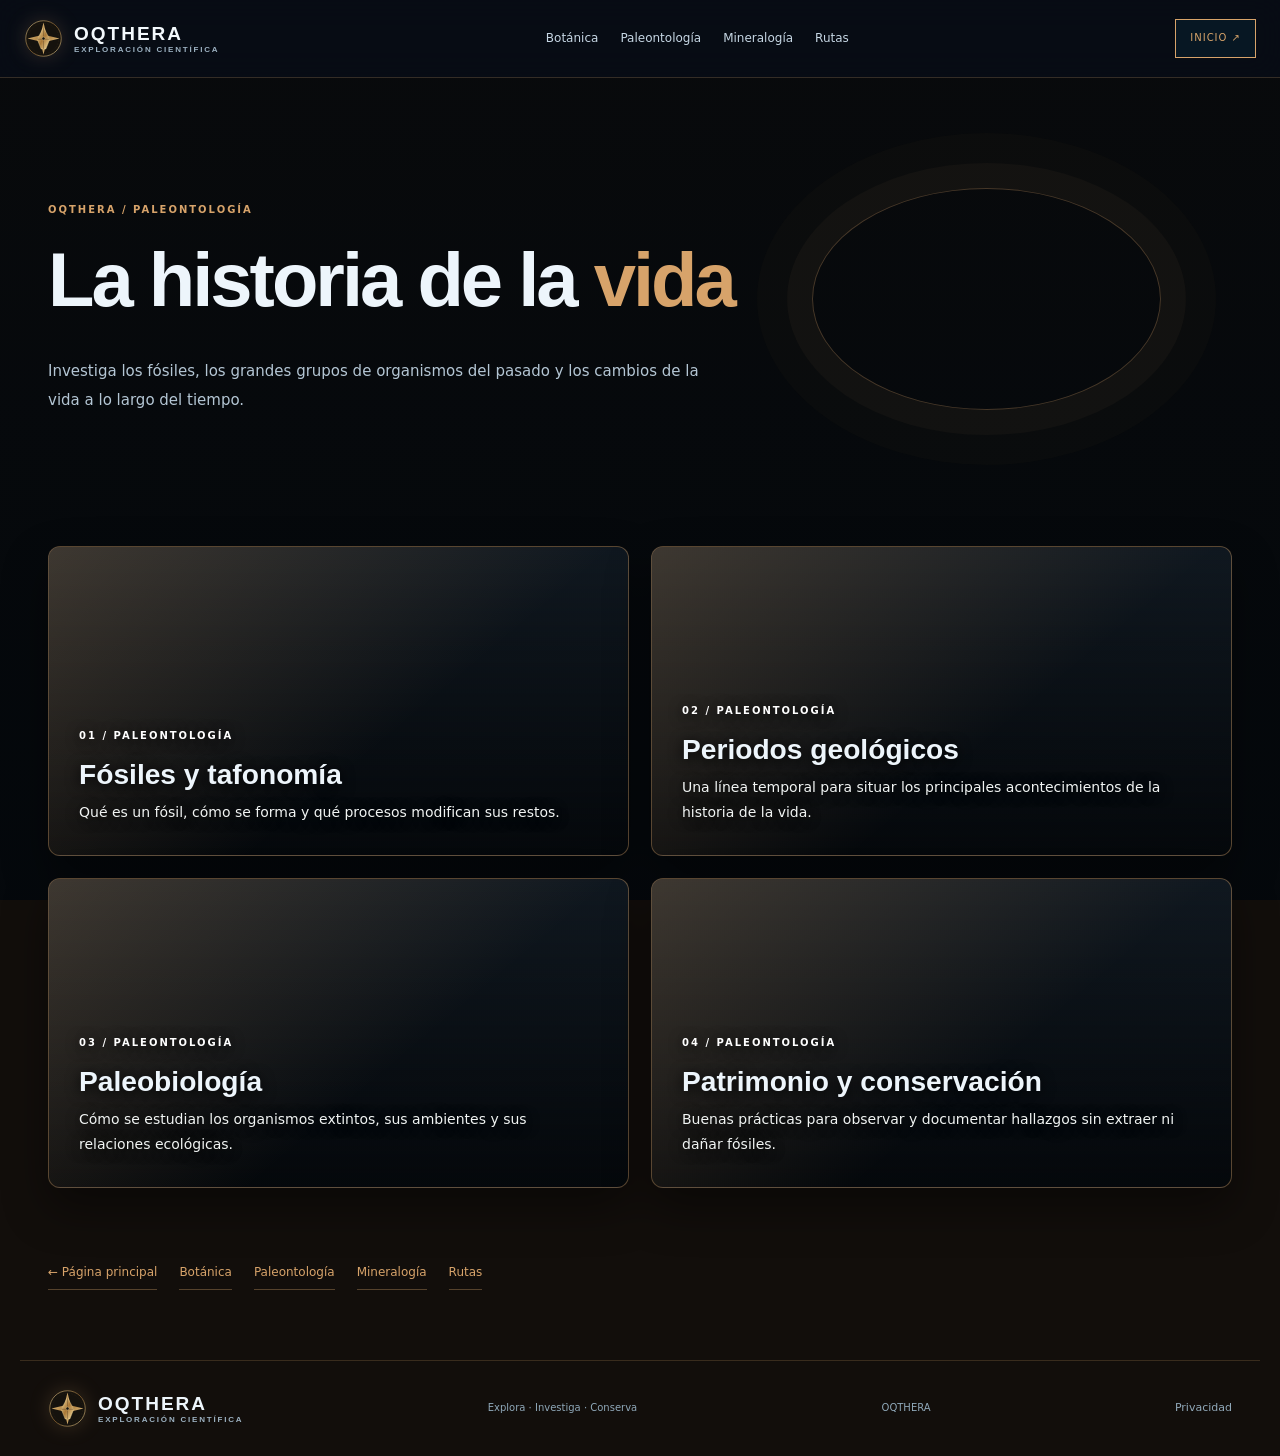
<file: paleontologia.html>
<!doctype html>
<html lang="es"><head><meta charset="utf-8"><meta name="viewport" content="width=device-width,initial-scale=1">
  <link rel="canonical" href="https://pnmonja.github.io/GEOAI/paleontologia.html">
  <link rel="manifest" href="/GEOAI/manifest.webmanifest">
  <link rel="icon" href="/GEOAI/assets/oqthera-app-icon.svg" type="image/svg+xml">
  <meta name="application-name" content="OQTHERA">
  <meta property="og:type" content="website">
  <meta property="og:site_name" content="OQTHERA">
  <meta property="og:title" content="OQTHERA | Paleontología">
  <meta property="og:description" content="Investiga los fósiles, los grandes grupos de organismos del pasado y los cambios de la vida a lo largo del tiempo.">
  <meta property="og:url" content="https://pnmonja.github.io/GEOAI/paleontologia.html">
  <meta name="twitter:card" content="summary">
<meta name="theme-color" content="#080d16"><meta name="description" content="Investiga los fósiles, los grandes grupos de organismos del pasado y los cambios de la vida a lo largo del tiempo."><title>OQTHERA | Paleontología</title><link rel="stylesheet" href="styles.css?v=8"><link rel="stylesheet" href="disciplinas.css?v=4"><style>:root{--discipline:#d7a36a;--discipline-rgb:215,163,106;--discipline-bg:#120e0b}
.module-hero{max-width:1184px;margin:auto;padding:90px 28px 65px}.module-hero h1{font-size:clamp(42px,6vw,68px);line-height:1.08;letter-spacing:-2px;margin:18px 0}.module-hero h1 em{color:var(--gold2);font-style:normal}.module-hero p{max-width:720px;color:var(--muted);line-height:1.9}.module-grid{max-width:1184px;margin:auto;padding:20px 28px 100px;display:grid;grid-template-columns:repeat(2,minmax(0,1fr));gap:16px}.module-card{padding:25px;min-height:205px;border:1px solid var(--line);background:linear-gradient(145deg,#142538,#0d1723);border-radius:5px}.module-card small{color:var(--gold2);letter-spacing:2px;font-size:10px}.module-card h2{font-size:23px;margin:12px 0 8px}.module-card p{color:var(--muted);font-size:13px}.module-links{max-width:1184px;margin:auto;padding:0 28px 55px;display:flex;gap:18px;flex-wrap:wrap}.module-links a{color:var(--gold2);font-size:12px;border-bottom:1px solid var(--line);padding-bottom:5px}@media(max-width:600px){.module-grid{grid-template-columns:1fr}.module-hero{padding:60px 20px 40px}.module-grid,.module-links{padding-left:20px;padding-right:20px}}
</style></head><body class="discipline-page paleontology">
<header class="top"><a class="brand" href="index.html"><img class="brand-logo" src="assets/oqthera-mark.svg" alt=""><span>OQTHERA<small>EXPLORACIÓN CIENTÍFICA</small></span></a><nav id="main-nav"><a href="botanica.html">Botánica</a><a href="paleontologia.html">Paleontología</a><a href="mineralogia.html">Mineralogía</a><a href="rutas.html">Rutas</a></nav><a class="toplink" href="index.html">INICIO ↗</a><button id="menu" aria-label="Abrir menú" aria-expanded="false">☰</button></header>
<main><section class="module-hero"><label class="eyebrow">OQTHERA / PALEONTOLOGÍA</label><h1>La historia de la <em>vida</em></h1><p>Investiga los fósiles, los grandes grupos de organismos del pasado y los cambios de la vida a lo largo del tiempo.</p></section>
<section class="module-grid"><article class="module-card"><small>01 / PALEONTOLOGÍA</small><h2>Fósiles y tafonomía</h2><p>Qué es un fósil, cómo se forma y qué procesos modifican sus restos.</p></article><article class="module-card"><small>02 / PALEONTOLOGÍA</small><h2>Periodos geológicos</h2><p>Una línea temporal para situar los principales acontecimientos de la historia de la vida.</p></article><article class="module-card"><small>03 / PALEONTOLOGÍA</small><h2>Paleobiología</h2><p>Cómo se estudian los organismos extintos, sus ambientes y sus relaciones ecológicas.</p></article><article class="module-card"><small>04 / PALEONTOLOGÍA</small><h2>Patrimonio y conservación</h2><p>Buenas prácticas para observar y documentar hallazgos sin extraer ni dañar fósiles.</p></article></section>
<div class="module-links"><a href="index.html">← Página principal</a><a href="botanica.html">Botánica</a><a href="paleontologia.html">Paleontología</a><a href="mineralogia.html">Mineralogía</a><a href="rutas.html">Rutas</a></div></main><footer><a class="brand" href="index.html"><img class="brand-logo" src="assets/oqthera-mark.svg" alt=""><span>OQTHERA<small>EXPLORACIÓN CIENTÍFICA</small></span></a><p>Explora · Investiga · Conserva</p><small>OQTHERA</small><a href="privacidad.html">Privacidad</a></footer><script>const m=document.getElementById('menu'),n=document.getElementById('main-nav');m?.addEventListener('click',()=>{const open=n.classList.toggle('nav-open');m.setAttribute('aria-expanded',String(open));});</script><script>if("serviceWorker" in navigator){window.addEventListener("load",()=>navigator.serviceWorker.register("/GEOAI/sw.js").catch(error=>console.warn("OQTHERA offline mode:",error)));}</script></body></html>
</file>
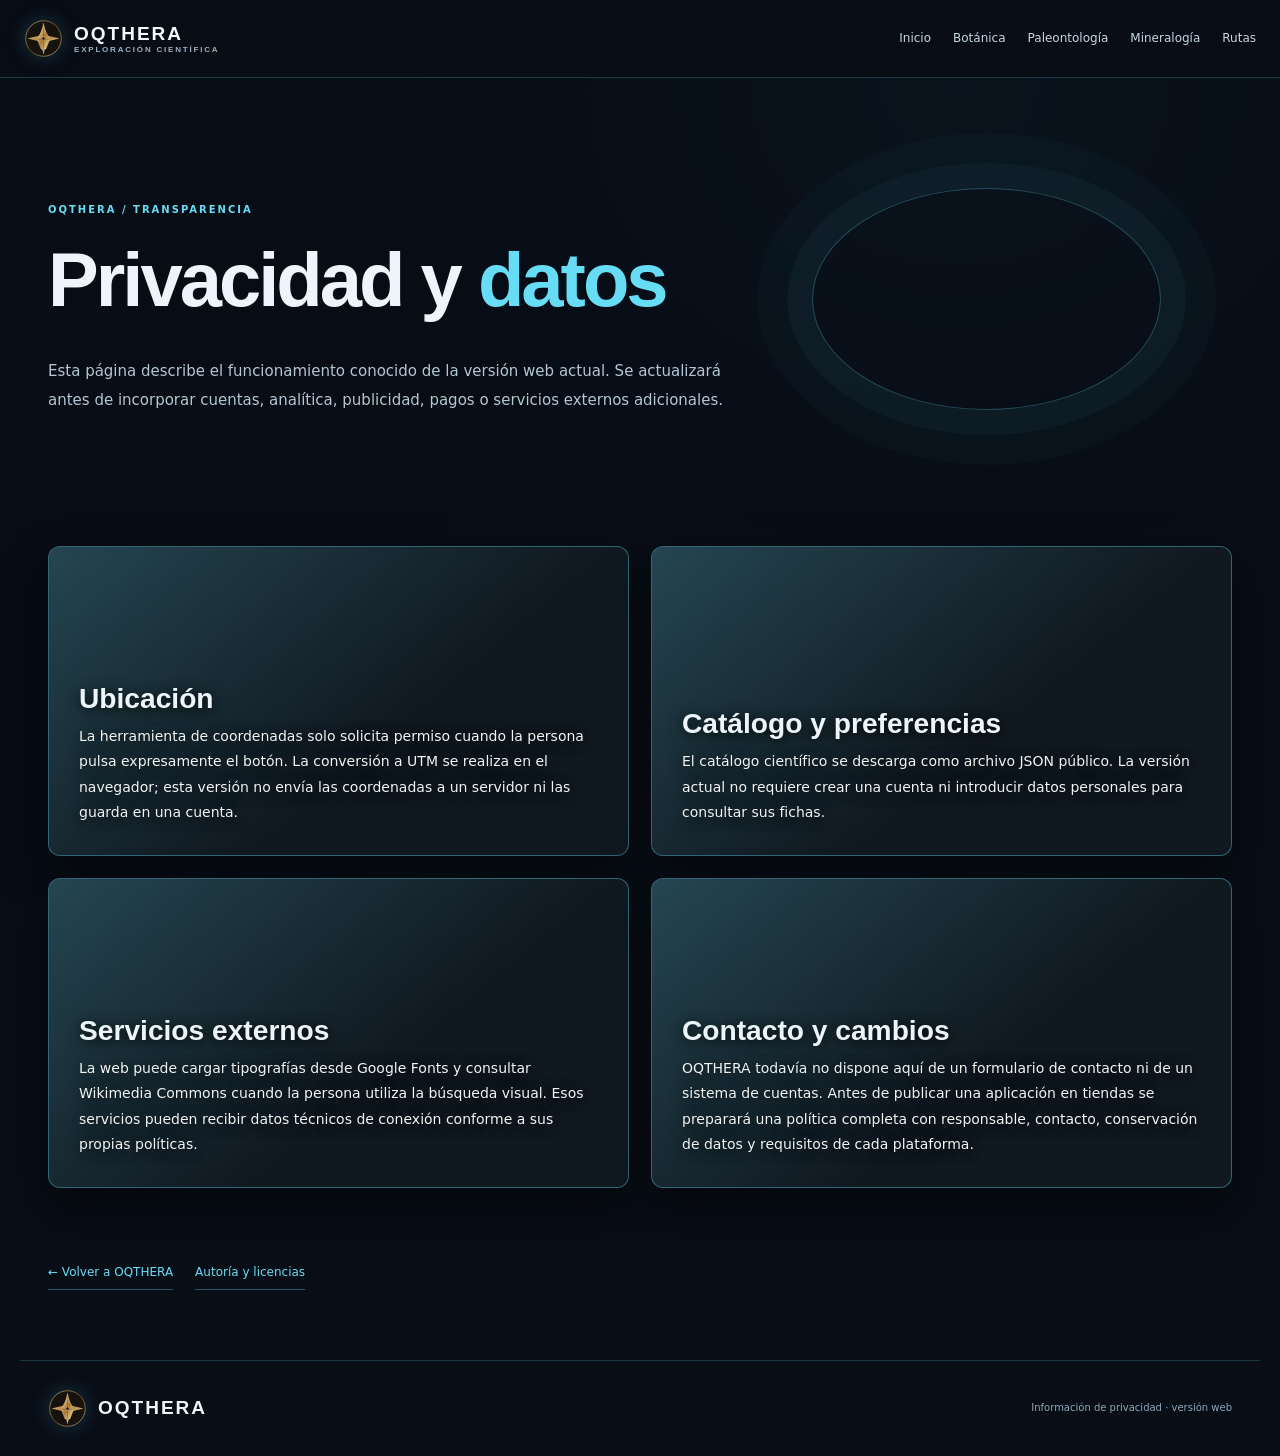
<file: privacidad.html>
<!doctype html>
<html lang="es"><head><meta charset="utf-8"><meta name="viewport" content="width=device-width,initial-scale=1"><meta name="description" content="Información de privacidad de OQTHERA y tratamiento de datos en su versión web."><meta name="theme-color" content="#080d16"><title>Privacidad | OQTHERA</title><link rel="canonical" href="https://pnmonja.github.io/GEOAI/privacidad.html"><link rel="manifest" href="manifest.webmanifest"><link rel="icon" href="assets/oqthera-app-icon.svg" type="image/svg+xml"><link rel="stylesheet" href="styles.css?v=6"><link rel="stylesheet" href="disciplinas.css?v=2"></head><body class="discipline-page"><header class="top"><a class="brand" href="index.html"><img class="brand-logo" src="assets/oqthera-mark.svg" alt=""><span>OQTHERA<small>EXPLORACIÓN CIENTÍFICA</small></span></a><nav id="main-nav"><a href="index.html">Inicio</a><a href="botanica.html">Botánica</a><a href="paleontologia.html">Paleontología</a><a href="mineralogia.html">Mineralogía</a><a href="rutas.html">Rutas</a></nav></header><main><section class="module-hero"><label class="eyebrow">OQTHERA / TRANSPARENCIA</label><h1>Privacidad y <em>datos</em></h1><p>Esta página describe el funcionamiento conocido de la versión web actual. Se actualizará antes de incorporar cuentas, analítica, publicidad, pagos o servicios externos adicionales.</p></section><section class="module-grid"><article class="module-card"><h2>Ubicación</h2><p>La herramienta de coordenadas solo solicita permiso cuando la persona pulsa expresamente el botón. La conversión a UTM se realiza en el navegador; esta versión no envía las coordenadas a un servidor ni las guarda en una cuenta.</p></article><article class="module-card"><h2>Catálogo y preferencias</h2><p>El catálogo científico se descarga como archivo JSON público. La versión actual no requiere crear una cuenta ni introducir datos personales para consultar sus fichas.</p></article><article class="module-card"><h2>Servicios externos</h2><p>La web puede cargar tipografías desde Google Fonts y consultar Wikimedia Commons cuando la persona utiliza la búsqueda visual. Esos servicios pueden recibir datos técnicos de conexión conforme a sus propias políticas.</p></article><article class="module-card"><h2>Contacto y cambios</h2><p>OQTHERA todavía no dispone aquí de un formulario de contacto ni de un sistema de cuentas. Antes de publicar una aplicación en tiendas se preparará una política completa con responsable, contacto, conservación de datos y requisitos de cada plataforma.</p></article></section><div class="module-links"><a href="index.html">← Volver a OQTHERA</a><a href="RIGHTS_AND_ATTRIBUTION.md">Autoría y licencias</a></div></main><footer><a class="brand" href="index.html"><img class="brand-logo" src="assets/oqthera-mark.svg" alt=""><span>OQTHERA</span></a><small>Información de privacidad · versión web</small></footer></body></html>
</file>
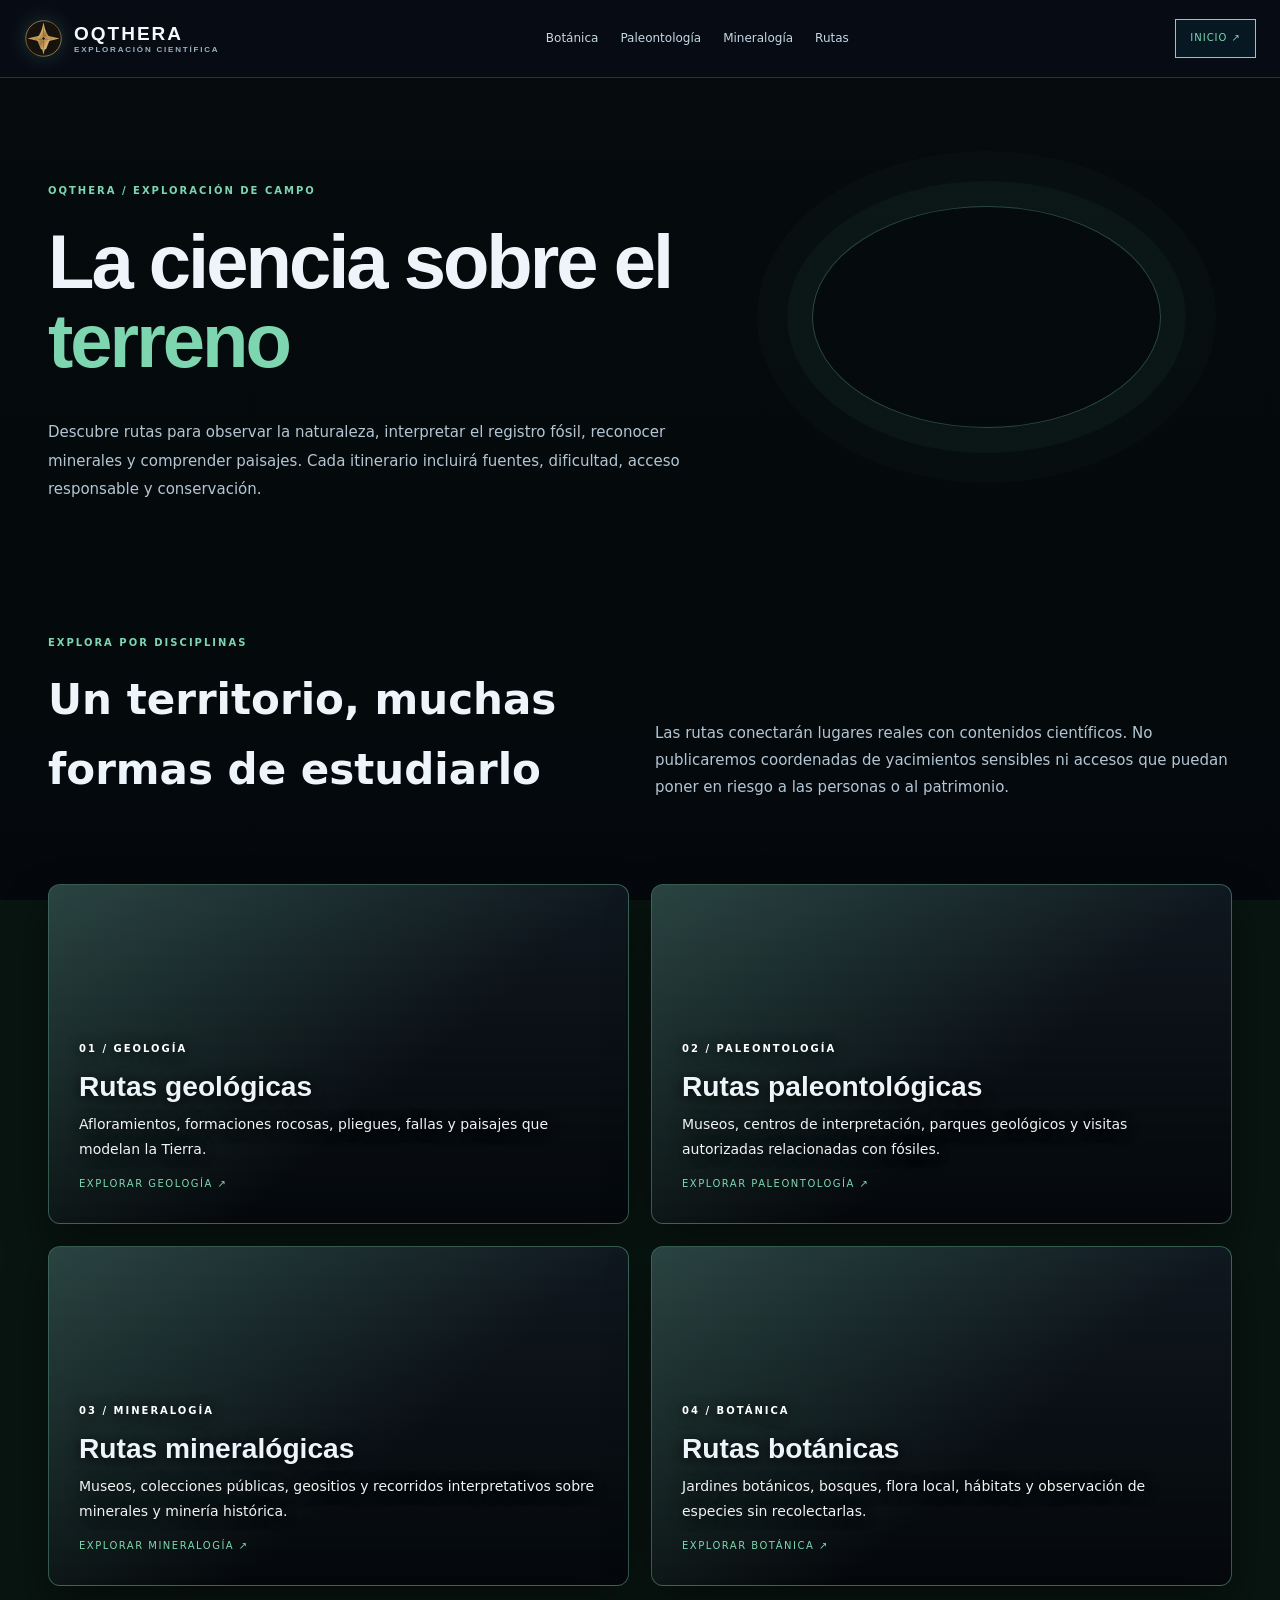
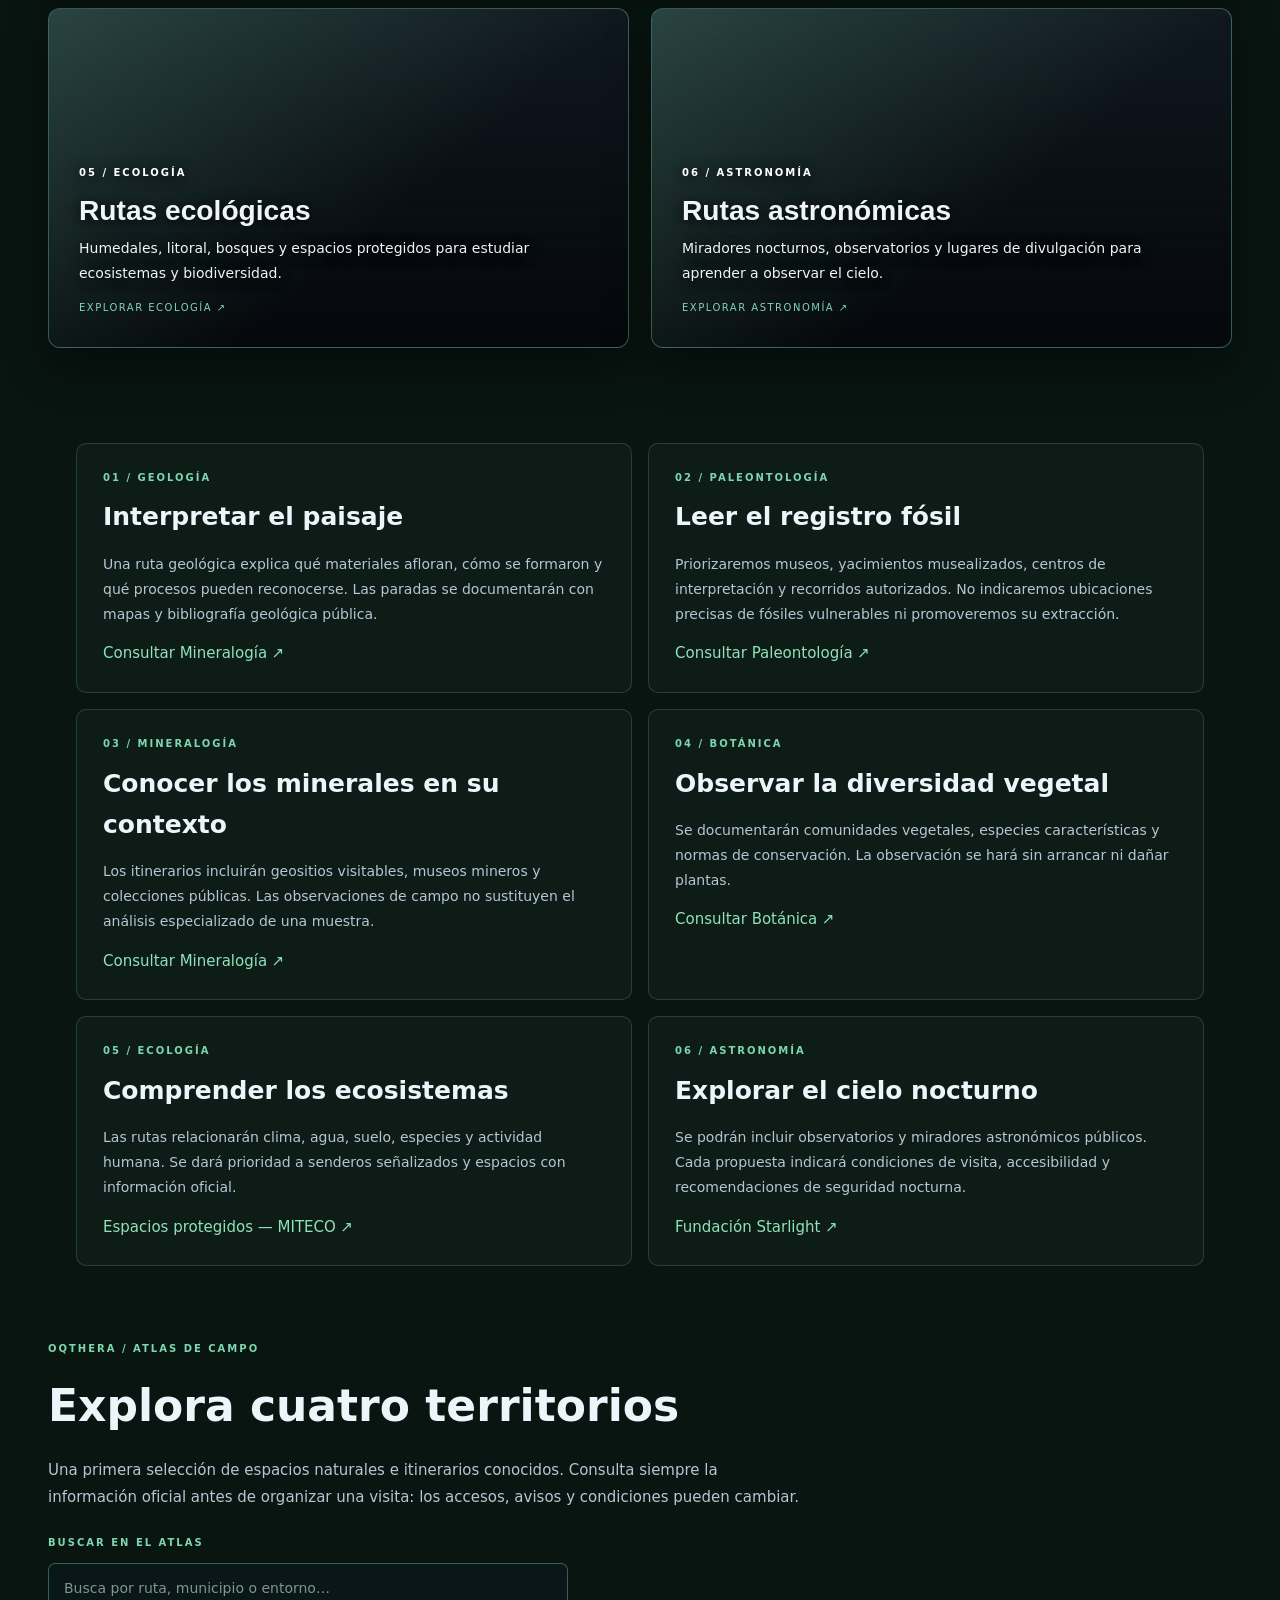
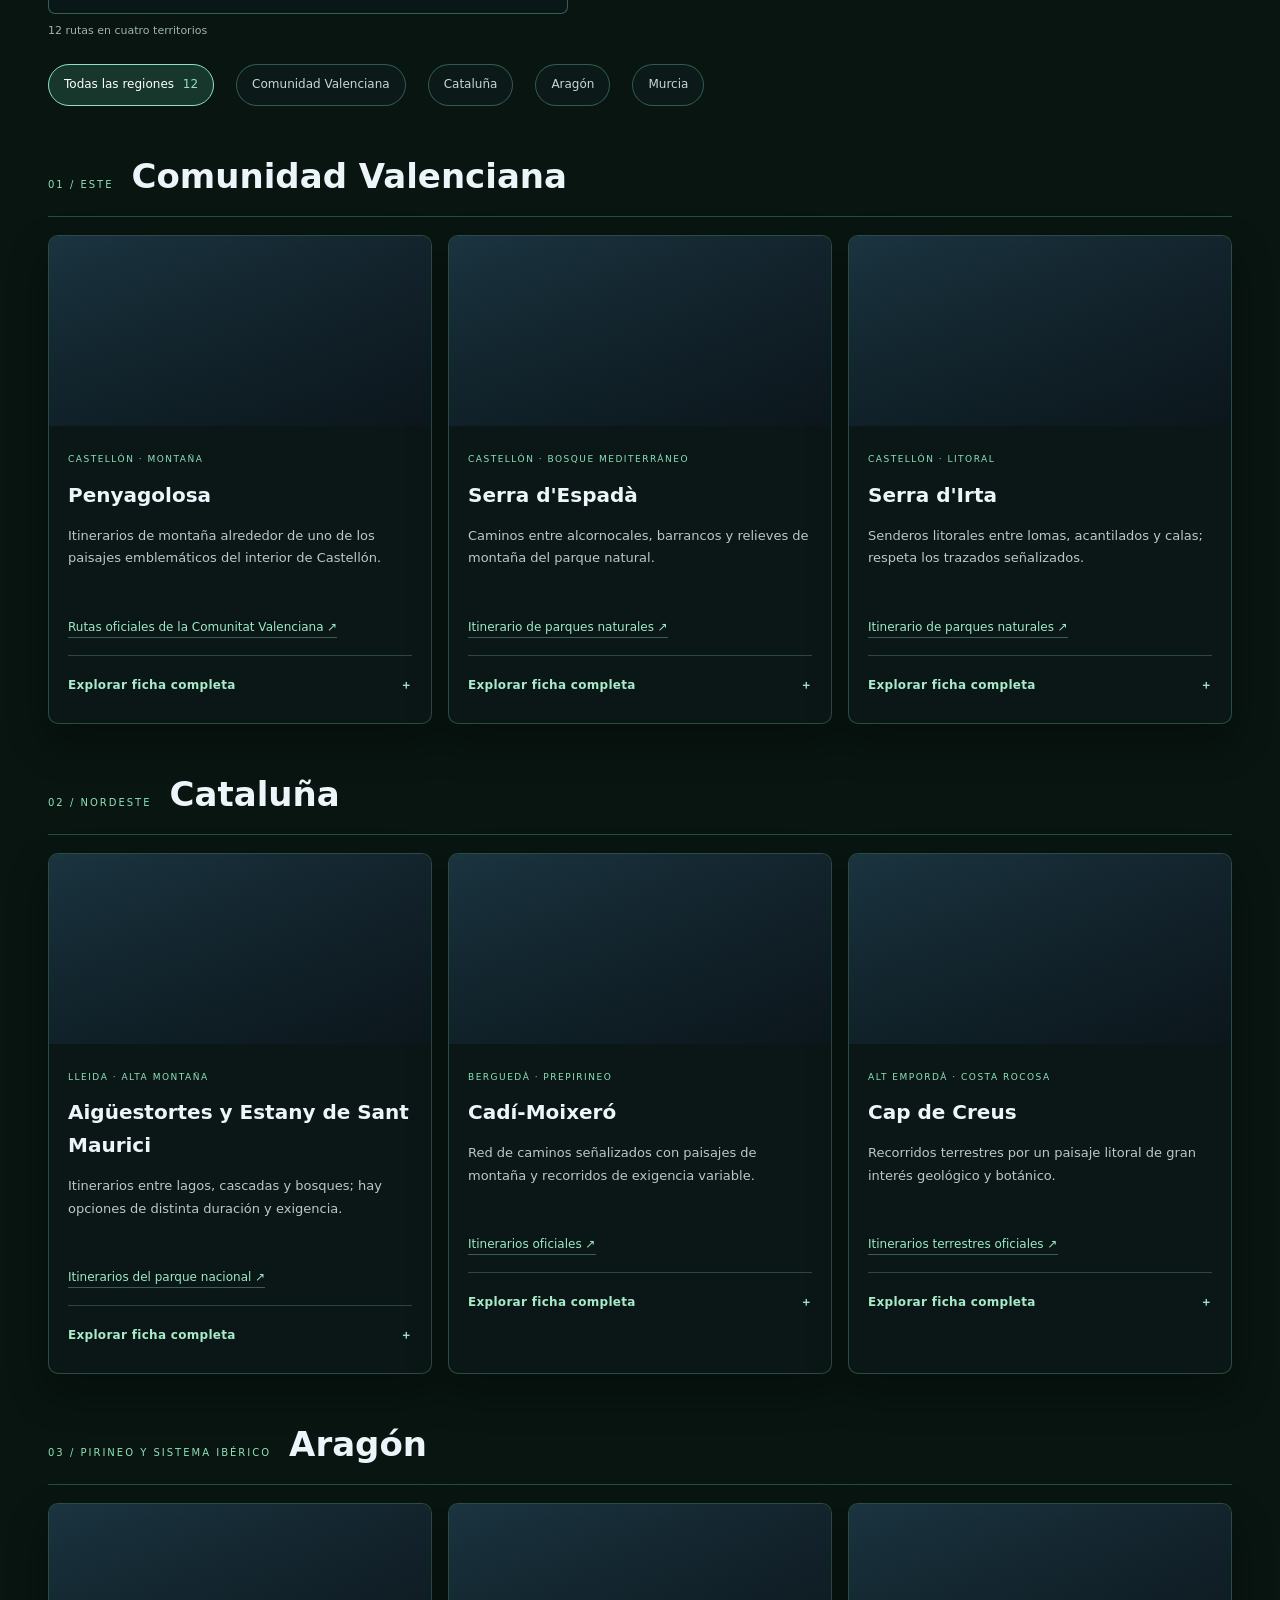
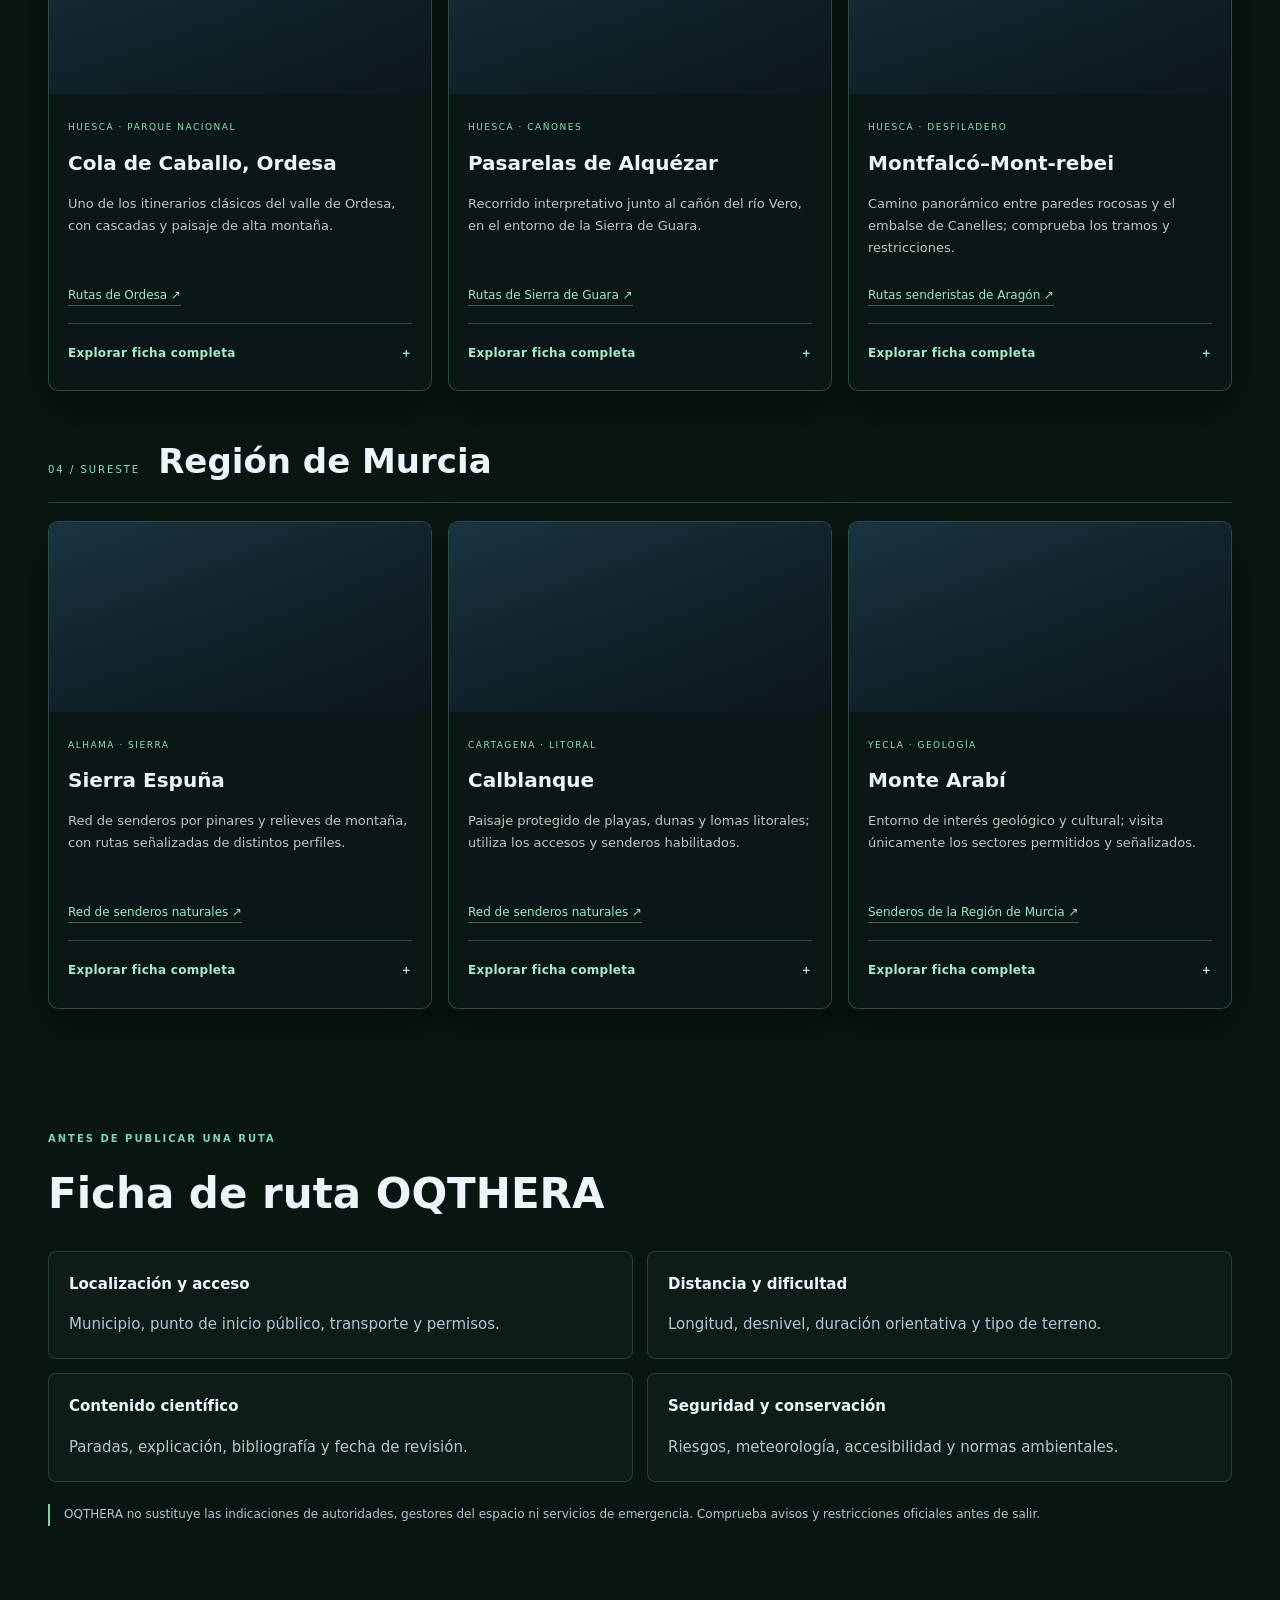
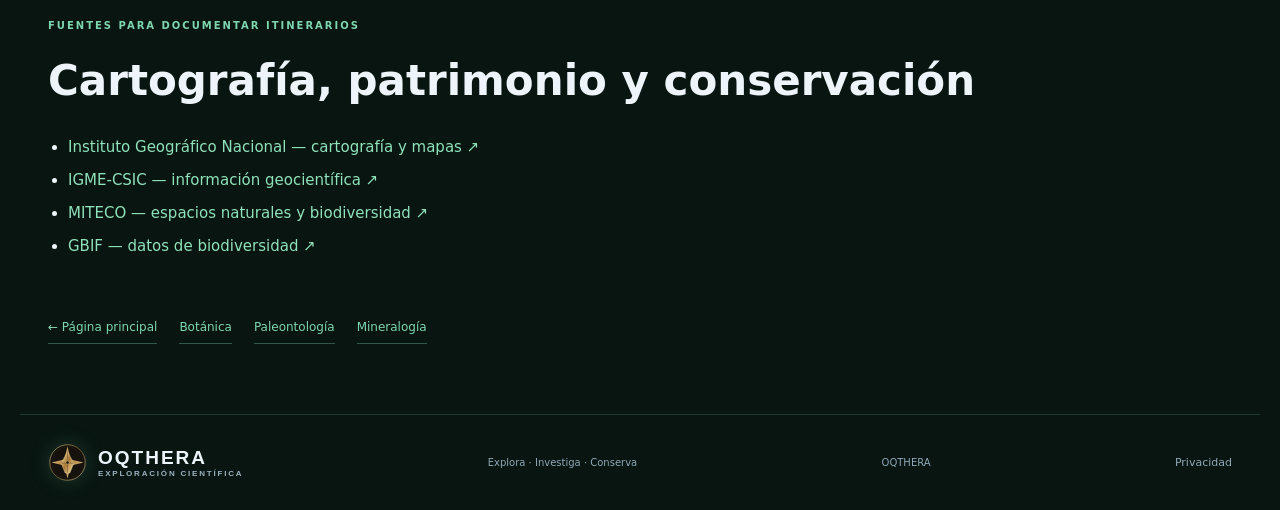
<file: rutas.html>
<!doctype html>
<html lang="es"><head><meta charset="utf-8"><meta name="viewport" content="width=device-width,initial-scale=1">
  <link rel="canonical" href="https://pnmonja.github.io/GEOAI/rutas.html">
  <link rel="manifest" href="/GEOAI/manifest.webmanifest">
  <link rel="icon" href="/GEOAI/assets/oqthera-app-icon.svg" type="image/svg+xml">
  <meta name="application-name" content="OQTHERA">
  <meta property="og:type" content="website">
  <meta property="og:site_name" content="OQTHERA">
  <meta property="og:title" content="OQTHERA | Rutas">
  <meta property="og:description" content="Descubre itinerarios naturales, geológicos, paleontológicos y botánicos documentados con criterios de seguridad y conservación.">
  <meta property="og:url" content="https://pnmonja.github.io/GEOAI/rutas.html">
  <meta name="twitter:card" content="summary">
<meta name="theme-color" content="#080d16"><meta name="description" content="Descubre itinerarios naturales, geológicos, paleontológicos y botánicos documentados con criterios de seguridad y conservación."><title>OQTHERA | Rutas</title><link rel="stylesheet" href="styles.css?v=8"><link rel="stylesheet" href="disciplinas.css?v=4"><style>:root{--discipline:#7ed6b0;--discipline-rgb:126,214,176;--discipline-bg:#081510}
.module-hero{max-width:1184px;margin:auto;padding:90px 28px 65px}.module-hero h1{font-size:clamp(42px,6vw,68px);line-height:1.08;letter-spacing:-2px;margin:18px 0}.module-hero h1 em{color:var(--gold2);font-style:normal}.module-hero p{max-width:720px;color:var(--muted);line-height:1.9}.module-grid{max-width:1184px;margin:auto;padding:20px 28px 100px;display:grid;grid-template-columns:repeat(2,minmax(0,1fr));gap:16px}.module-card{padding:25px;min-height:205px;border:1px solid var(--line);background:linear-gradient(145deg,#142538,#0d1723);border-radius:5px}.module-card small{color:var(--gold2);letter-spacing:2px;font-size:10px}.module-card h2{font-size:23px;margin:12px 0 8px}.module-card p{color:var(--muted);font-size:13px}.module-links{max-width:1184px;margin:auto;padding:0 28px 55px;display:flex;gap:18px;flex-wrap:wrap}.module-links a{color:var(--gold2);font-size:12px;border-bottom:1px solid var(--line);padding-bottom:5px}@media(max-width:600px){.module-grid{grid-template-columns:1fr}.module-hero{padding:60px 20px 40px}.module-grid,.module-links{padding-left:20px;padding-right:20px}}
</style><style>
.route-intro,.route-planning,.route-sources{max-width:1240px;margin:auto;padding:40px 28px}
.route-intro{display:grid;grid-template-columns:1fr 1fr;gap:30px;align-items:end}
.route-intro h2,.route-planning h2,.route-sources h2{font-size:clamp(28px,4vw,42px);margin:12px 0}
.route-intro p,.route-planning p{color:#b4c6d4;line-height:1.8}
.route-grid .route-card{min-height:340px;text-decoration:none}
.route-card span{font-size:10px;letter-spacing:1.5px;color:var(--discipline);margin-top:14px}
.routes .route-card:nth-child(1){--card-image:url('https://images.unsplash.com/photo-1470770841072-f978cf4d019e?auto=format&fit=crop&w=1300&q=88')}
.routes .route-card:nth-child(2){--card-image:url('https://images.unsplash.com/photo-1564760055775-d63b17a55c44?auto=format&fit=crop&w=1300&q=88')}
.routes .route-card:nth-child(3){--card-image:url('https://images.unsplash.com/photo-1518709268805-4e9042af9f23?auto=format&fit=crop&w=1300&q=88')}
.routes .route-card:nth-child(4){--card-image:url('https://images.unsplash.com/photo-1441974231531-c6227db76b6e?auto=format&fit=crop&w=1300&q=88')}
.routes .route-card:nth-child(5){--card-image:url('https://images.unsplash.com/photo-1473448912268-2022ce9509d8?auto=format&fit=crop&w=1300&q=88')}
.routes .route-card:nth-child(6){--card-image:url('https://images.unsplash.com/photo-1462331940025-496dfbfc7564?auto=format&fit=crop&w=1300&q=88')}
.route-detail-list{max-width:1184px;margin:auto;padding:20px 28px;display:grid;grid-template-columns:repeat(2,minmax(0,1fr));gap:16px}
.route-detail-list article{scroll-margin-top:100px;padding:26px;border:1px solid rgba(126,214,176,.2);border-radius:10px;background:#0e1c17}
.route-detail-list h2{font-size:25px;margin:10px 0}.route-detail-list p{color:#b4c6d4;line-height:1.8;font-size:14px}
.route-detail-list a,.route-sources a{color:#8fe2bb}
.route-checks{display:grid;grid-template-columns:repeat(2,minmax(0,1fr));gap:14px;margin:22px 0}
.route-checks>div{padding:20px;border:1px solid rgba(126,214,176,.2);border-radius:8px;background:#0e1c17}
.route-checks p{margin-bottom:0}.route-disclaimer{font-size:12px;border-left:2px solid #7ed6b0;padding-left:14px}
.route-sources ul{line-height:2.2;padding-left:20px}
@media(max-width:700px){.route-intro,.route-detail-list,.route-checks{grid-template-columns:1fr}.route-intro,.route-planning,.route-sources{padding:32px 18px}.route-grid .route-card{min-height:285px}.route-detail-list{padding:12px 18px}}

/* Atlas regional OQTHERA */
.regional-routes{max-width:1240px;margin:0 auto;padding:55px 28px 40px}.regional-routes>h2{font-size:clamp(30px,4vw,44px);margin:12px 0}.regional-lead{max-width:760px;color:#b4c6d4;line-height:1.8}.region-block{margin:42px 0}.region-heading{display:flex;align-items:baseline;gap:18px;border-bottom:1px solid rgba(126,214,176,.28);padding-bottom:12px;margin-bottom:18px}.region-heading span{font-size:10px;letter-spacing:2px;color:#8fe2bb}.region-heading h3{font-size:clamp(24px,3vw,34px);margin:0}.regional-route-grid{display:grid;grid-template-columns:repeat(3,minmax(0,1fr));gap:16px}.regional-route-card{overflow:hidden;border:1px solid rgba(126,214,176,.28);border-radius:10px;background:#0b1716;box-shadow:0 18px 40px #0005}.regional-route-image{height:190px;background:linear-gradient(135deg,#1a3440,#101c24);background-size:cover;background-position:center;position:relative}.regional-route-image:after{content:"";position:absolute;inset:0;background:linear-gradient(180deg,transparent,rgba(3,12,13,.35))}.regional-route-copy{padding:19px}.regional-route-copy small{font-size:9px;letter-spacing:1.5px;color:#8fe2bb}.regional-route-copy h4{font-size:20px;margin:9px 0}.regional-route-copy p{min-height:76px;color:#b9c9c5;font-size:13px;line-height:1.7}.regional-route-copy a{color:#9be9c6;font-size:12px;text-decoration:none;border-bottom:1px solid #9be9c655;padding-bottom:3px}.regional-route-card:hover{transform:translateY(-4px);transition:transform .2s,border-color .2s;border-color:#8fe2bb}@media(max-width:850px){.regional-route-grid{grid-template-columns:repeat(2,minmax(0,1fr))}}@media(max-width:560px){.regional-routes{padding:36px 18px}.regional-route-grid{grid-template-columns:1fr}.regional-route-image{height:210px}.regional-route-copy p{min-height:0}.region-heading{display:block}.region-heading h3{margin-top:8px}}

.region-filter{display:flex;gap:9px;flex-wrap:wrap;margin:24px 0 30px}.region-filter-button{appearance:none;border:1px solid rgba(126,214,176,.35);border-radius:999px;padding:10px 15px;background:#0b1918;color:#c7d8d1;font:inherit;font-size:12px;cursor:pointer;transition:background .2s,border-color .2s,color .2s}.region-filter-button:hover,.region-filter-button.is-active{background:#17372d;border-color:#8fe2bb;color:#fff}.region-filter-button:focus-visible{outline:2px solid #b8f2d5;outline-offset:3px}.region-filter-button span{margin-left:5px;color:#8fe2bb}.region-block[hidden]{display:none!important}

.route-search-wrap{max-width:520px;margin:18px 0 22px}.route-search-wrap input{display:block;width:100%;margin-top:9px;padding:13px 15px;border:1px solid rgba(126,214,176,.38);border-radius:7px;background:#0a1718;color:#f1f8f4;font:inherit;font-size:14px;outline:none}.route-search-wrap input:focus{border-color:#8fe2bb;box-shadow:0 0 0 3px rgba(143,226,187,.12)}.route-search-wrap input::placeholder{color:#80958c}.route-search-status{margin:8px 0;color:#9eb5aa;font-size:11px}

/* Fichas completas de itinerario */
.route-detail{margin-top:16px;border-top:1px solid rgba(143,226,187,.24);padding-top:12px}.route-detail summary{cursor:pointer;list-style:none;color:#a8ebca;font-size:12px;font-weight:700;letter-spacing:.3px;padding:8px 0}.route-detail summary::-webkit-details-marker{display:none}.route-detail summary:after{content:"＋";float:right;color:#a8ebca}.route-detail[open] summary:after{content:"−"}.route-detail-panel{padding:8px 0 2px}.route-detail-row{padding:9px 0;border-bottom:1px solid rgba(143,226,187,.12)}.route-detail-row b{display:block;color:#a8ebca;font-size:11px;letter-spacing:.5px}.route-detail-row p{margin:5px 0 0;color:#c2d0ca;font-size:12px;line-height:1.65}.route-detail-actions{padding-top:13px}.route-map-link{display:inline-block;padding:9px 12px;border:1px solid rgba(143,226,187,.45);border-radius:5px;color:#a8ebca;text-decoration:none;font-size:11px}.route-map-link:hover{background:rgba(143,226,187,.1)}
</style></head><body class="discipline-page routes">
<header class="top"><a class="brand" href="index.html"><img class="brand-logo" src="assets/oqthera-mark.svg" alt=""><span>OQTHERA<small>EXPLORACIÓN CIENTÍFICA</small></span></a><nav id="main-nav"><a href="botanica.html">Botánica</a><a href="paleontologia.html">Paleontología</a><a href="mineralogia.html">Mineralogía</a><a href="rutas.html">Rutas</a></nav><a class="toplink" href="index.html">INICIO ↗</a><button id="menu" aria-label="Abrir menú" aria-expanded="false">☰</button></header>
<main>
<section class="module-hero"><label class="eyebrow">OQTHERA / EXPLORACIÓN DE CAMPO</label><h1>La ciencia sobre el <em>terreno</em></h1><p>Descubre rutas para observar la naturaleza, interpretar el registro fósil, reconocer minerales y comprender paisajes. Cada itinerario incluirá fuentes, dificultad, acceso responsable y conservación.</p></section>
<section class="route-intro"><div><span class="eyebrow">EXPLORA POR DISCIPLINAS</span><h2>Un territorio, muchas formas de estudiarlo</h2></div><p>Las rutas conectarán lugares reales con contenidos científicos. No publicaremos coordenadas de yacimientos sensibles ni accesos que puedan poner en riesgo a las personas o al patrimonio.</p></section>
<section class="module-grid route-grid">
<a class="module-card route-card" href="#geologicas"><small>01 / GEOLOGÍA</small><h2>Rutas geológicas</h2><p>Afloramientos, formaciones rocosas, pliegues, fallas y paisajes que modelan la Tierra.</p><span>EXPLORAR GEOLOGÍA ↗</span></a>
<a class="module-card route-card" href="#paleontologicas"><small>02 / PALEONTOLOGÍA</small><h2>Rutas paleontológicas</h2><p>Museos, centros de interpretación, parques geológicos y visitas autorizadas relacionadas con fósiles.</p><span>EXPLORAR PALEONTOLOGÍA ↗</span></a>
<a class="module-card route-card" href="#mineralogicas"><small>03 / MINERALOGÍA</small><h2>Rutas mineralógicas</h2><p>Museos, colecciones públicas, geositios y recorridos interpretativos sobre minerales y minería histórica.</p><span>EXPLORAR MINERALOGÍA ↗</span></a>
<a class="module-card route-card" href="#botanicas"><small>04 / BOTÁNICA</small><h2>Rutas botánicas</h2><p>Jardines botánicos, bosques, flora local, hábitats y observación de especies sin recolectarlas.</p><span>EXPLORAR BOTÁNICA ↗</span></a>
<a class="module-card route-card" href="#ecologicas"><small>05 / ECOLOGÍA</small><h2>Rutas ecológicas</h2><p>Humedales, litoral, bosques y espacios protegidos para estudiar ecosistemas y biodiversidad.</p><span>EXPLORAR ECOLOGÍA ↗</span></a>
<a class="module-card route-card" href="#astronomicas"><small>06 / ASTRONOMÍA</small><h2>Rutas astronómicas</h2><p>Miradores nocturnos, observatorios y lugares de divulgación para aprender a observar el cielo.</p><span>EXPLORAR ASTRONOMÍA ↗</span></a>
</section>
<section class="route-detail-list">
<article id="geologicas"><div class="eyebrow">01 / GEOLOGÍA</div><h2>Interpretar el paisaje</h2><p>Una ruta geológica explica qué materiales afloran, cómo se formaron y qué procesos pueden reconocerse. Las paradas se documentarán con mapas y bibliografía geológica pública.</p><a href="mineralogia.html">Consultar Mineralogía ↗</a></article>
<article id="paleontologicas"><div class="eyebrow">02 / PALEONTOLOGÍA</div><h2>Leer el registro fósil</h2><p>Priorizaremos museos, yacimientos musealizados, centros de interpretación y recorridos autorizados. No indicaremos ubicaciones precisas de fósiles vulnerables ni promoveremos su extracción.</p><a href="paleontologia.html">Consultar Paleontología ↗</a></article>
<article id="mineralogicas"><div class="eyebrow">03 / MINERALOGÍA</div><h2>Conocer los minerales en su contexto</h2><p>Los itinerarios incluirán geositios visitables, museos mineros y colecciones públicas. Las observaciones de campo no sustituyen el análisis especializado de una muestra.</p><a href="mineralogia.html">Consultar Mineralogía ↗</a></article>
<article id="botanicas"><div class="eyebrow">04 / BOTÁNICA</div><h2>Observar la diversidad vegetal</h2><p>Se documentarán comunidades vegetales, especies características y normas de conservación. La observación se hará sin arrancar ni dañar plantas.</p><a href="botanica.html">Consultar Botánica ↗</a></article>
<article id="ecologicas"><div class="eyebrow">05 / ECOLOGÍA</div><h2>Comprender los ecosistemas</h2><p>Las rutas relacionarán clima, agua, suelo, especies y actividad humana. Se dará prioridad a senderos señalizados y espacios con información oficial.</p><a href="https://www.miteco.gob.es/es/biodiversidad/temas/espacios-protegidos.html" target="_blank" rel="noopener noreferrer">Espacios protegidos — MITECO ↗</a></article>
<article id="astronomicas"><div class="eyebrow">06 / ASTRONOMÍA</div><h2>Explorar el cielo nocturno</h2><p>Se podrán incluir observatorios y miradores astronómicos públicos. Cada propuesta indicará condiciones de visita, accesibilidad y recomendaciones de seguridad nocturna.</p><a href="https://www.fundacionstarlight.org/" target="_blank" rel="noopener noreferrer">Fundación Starlight ↗</a></article>
</section>
<section class="regional-routes" id="rutas-por-region">
 <div class="eyebrow">OQTHERA / ATLAS DE CAMPO</div>
 <h2>Explora cuatro territorios</h2>
 <p class="regional-lead">Una primera selección de espacios naturales e itinerarios conocidos. Consulta siempre la información oficial antes de organizar una visita: los accesos, avisos y condiciones pueden cambiar.</p>
 <div class="route-search-wrap">
 <label class="eyebrow" for="route-search">BUSCAR EN EL ATLAS</label>
 <input id="route-search" type="search" placeholder="Busca por ruta, municipio o entorno…" autocomplete="off">
 <p id="route-search-status" class="route-search-status" aria-live="polite">12 rutas en cuatro territorios</p>
</div>
<nav class="region-filter" aria-label="Filtrar rutas por territorio">
 <button type="button" class="region-filter-button is-active" data-region-filter="all" aria-pressed="true">Todas las regiones <span>12</span></button>
 <button type="button" class="region-filter-button" data-region-filter="comunitat-valenciana" aria-pressed="false">Comunidad Valenciana</button>
 <button type="button" class="region-filter-button" data-region-filter="cataluna" aria-pressed="false">Cataluña</button>
 <button type="button" class="region-filter-button" data-region-filter="aragon" aria-pressed="false">Aragón</button>
 <button type="button" class="region-filter-button" data-region-filter="murcia" aria-pressed="false">Murcia</button>
</nav>
<section class="region-block" id="comunitat-valenciana">
  <div class="region-heading"><span>01 / ESTE</span><h3>Comunidad Valenciana</h3></div>
  <div class="regional-route-grid">
   <article class="regional-route-card" data-image-query="Penyagolosa mountain Castellon Spain"><div class="regional-route-image"></div><div class="regional-route-copy"><small>CASTELLÓN · MONTAÑA</small><h4>Penyagolosa</h4><p>Itinerarios de montaña alrededor de uno de los paisajes emblemáticos del interior de Castellón.</p><a href="https://www.comunitatvalenciana.com/es/rutas/" target="_blank" rel="noopener">Rutas oficiales de la Comunitat Valenciana ↗</a></div></article>
   <article class="regional-route-card" data-image-query="Sierra de Espadan cork oak forest Castellon"><div class="regional-route-image"></div><div class="regional-route-copy"><small>CASTELLÓN · BOSQUE MEDITERRÁNEO</small><h4>Serra d'Espadà</h4><p>Caminos entre alcornocales, barrancos y relieves de montaña del parque natural.</p><a href="https://www.comunitatvalenciana.com/es/itinerarios/itinerario-parques-naturales-comunitat-valenciana" target="_blank" rel="noopener">Itinerario de parques naturales ↗</a></div></article>
   <article class="regional-route-card" data-image-query="Serra d'Irta coast cliffs Castellon"><div class="regional-route-image"></div><div class="regional-route-copy"><small>CASTELLÓN · LITORAL</small><h4>Serra d'Irta</h4><p>Senderos litorales entre lomas, acantilados y calas; respeta los trazados señalizados.</p><a href="https://www.comunitatvalenciana.com/es/itinerarios/itinerario-parques-naturales-comunitat-valenciana" target="_blank" rel="noopener">Itinerario de parques naturales ↗</a></div></article>
  </div>
 </section>
 <section class="region-block" id="cataluna">
  <div class="region-heading"><span>02 / NORDESTE</span><h3>Cataluña</h3></div>
  <div class="regional-route-grid">
   <article class="regional-route-card" data-image-query="Aiguestortes Estany Sant Maurici lake mountains"><div class="regional-route-image"></div><div class="regional-route-copy"><small>LLEIDA · ALTA MONTAÑA</small><h4>Aigüestortes y Estany de Sant Maurici</h4><p>Itinerarios entre lagos, cascadas y bosques; hay opciones de distinta duración y exigencia.</p><a href="https://www.miteco.gob.es/es/parques-nacionales-oapn/red-parques-nacionales/parques-nacionales/aiguestortes/guia-visitante/itinerarios.html" target="_blank" rel="noopener">Itinerarios del parque nacional ↗</a></div></article>
   <article class="regional-route-card" data-image-query="Pedraforca Cadi Moixero mountain Catalonia"><div class="regional-route-image"></div><div class="regional-route-copy"><small>BERGUEDÀ · PREPIRINEO</small><h4>Cadí-Moixeró</h4><p>Red de caminos señalizados con paisajes de montaña y recorridos de exigencia variable.</p><a href="https://parcsnaturals.gencat.cat/es/xarxa-de-parcs/cadi/gaudeix-del-parc/equipaments-i-itineraris/itineraris/" target="_blank" rel="noopener">Itinerarios oficiales ↗</a></div></article>
   <article class="regional-route-card" data-image-query="Cap de Creus rocky coastline Catalonia"><div class="regional-route-image"></div><div class="regional-route-copy"><small>ALT EMPORDÀ · COSTA ROCOSA</small><h4>Cap de Creus</h4><p>Recorridos terrestres por un paisaje litoral de gran interés geológico y botánico.</p><a href="https://parcsnaturals.gencat.cat/es/xarxa-de-parcs/cap-creus/gaudeix-del-parc/equipaments-i-itineraris/itineraris/" target="_blank" rel="noopener">Itinerarios terrestres oficiales ↗</a></div></article>
  </div>
 </section>
 <section class="region-block" id="aragon">
  <div class="region-heading"><span>03 / PIRINEO Y SISTEMA IBÉRICO</span><h3>Aragón</h3></div>
  <div class="regional-route-grid">
   <article class="regional-route-card" data-image-query="Ordesa Cola de Caballo waterfall Monte Perdido"><div class="regional-route-image"></div><div class="regional-route-copy"><small>HUESCA · PARQUE NACIONAL</small><h4>Cola de Caballo, Ordesa</h4><p>Uno de los itinerarios clásicos del valle de Ordesa, con cascadas y paisaje de alta montaña.</p><a href="https://www.parquenacionalordesa.com/rutas/" target="_blank" rel="noopener">Rutas de Ordesa ↗</a></div></article>
   <article class="regional-route-card" data-image-query="Alquezar Pasarelas Rio Vero Sierra de Guara"><div class="regional-route-image"></div><div class="regional-route-copy"><small>HUESCA · CAÑONES</small><h4>Pasarelas de Alquézar</h4><p>Recorrido interpretativo junto al cañón del río Vero, en el entorno de la Sierra de Guara.</p><a href="https://sierradeguara.org/rutas" target="_blank" rel="noopener">Rutas de Sierra de Guara ↗</a></div></article>
   <article class="regional-route-card" data-image-query="Montfalco Mont Rebei footbridge gorge Aragon Catalonia"><div class="regional-route-image"></div><div class="regional-route-copy"><small>HUESCA · DESFILADERO</small><h4>Montfalcó–Mont-rebei</h4><p>Camino panorámico entre paredes rocosas y el embalse de Canelles; comprueba los tramos y restricciones.</p><a href="https://www.turismodearagon.com/aragon-listados/rutas-senderistas/" target="_blank" rel="noopener">Rutas senderistas de Aragón ↗</a></div></article>
  </div>
 </section>
 <section class="region-block" id="murcia">
  <div class="region-heading"><span>04 / SURESTE</span><h3>Región de Murcia</h3></div>
  <div class="regional-route-grid">
   <article class="regional-route-card" data-image-query="Sierra Espuna Murcia pine forest mountains"><div class="regional-route-image"></div><div class="regional-route-copy"><small>ALHAMA · SIERRA</small><h4>Sierra Espuña</h4><p>Red de senderos por pinares y relieves de montaña, con rutas señalizadas de distintos perfiles.</p><a href="https://murcianatural.carm.es/w/red-de-senderos-naturales-de-la-region-de-murcia" target="_blank" rel="noopener">Red de senderos naturales ↗</a></div></article>
   <article class="regional-route-card" data-image-query="Calblanque Murcia coastal natural park beach cliffs"><div class="regional-route-image"></div><div class="regional-route-copy"><small>CARTAGENA · LITORAL</small><h4>Calblanque</h4><p>Paisaje protegido de playas, dunas y lomas litorales; utiliza los accesos y senderos habilitados.</p><a href="https://murcianatural.carm.es/w/red-de-senderos-naturales-de-la-region-de-murcia" target="_blank" rel="noopener">Red de senderos naturales ↗</a></div></article>
   <article class="regional-route-card" data-image-query="Monte Arabi Yecla Murcia rock formations"><div class="regional-route-image"></div><div class="regional-route-copy"><small>YECLA · GEOLOGÍA</small><h4>Monte Arabí</h4><p>Entorno de interés geológico y cultural; visita únicamente los sectores permitidos y señalizados.</p><a href="https://www.turismoregiondemurcia.es/senderismo/senderismo.inicio" target="_blank" rel="noopener">Senderos de la Región de Murcia ↗</a></div></article>
  </div>
 </section>
</section>
<section class="route-planning"><div class="eyebrow">ANTES DE PUBLICAR UNA RUTA</div><h2>Ficha de ruta OQTHERA</h2><div class="route-checks"><div><b>Localización y acceso</b><p>Municipio, punto de inicio público, transporte y permisos.</p></div><div><b>Distancia y dificultad</b><p>Longitud, desnivel, duración orientativa y tipo de terreno.</p></div><div><b>Contenido científico</b><p>Paradas, explicación, bibliografía y fecha de revisión.</p></div><div><b>Seguridad y conservación</b><p>Riesgos, meteorología, accesibilidad y normas ambientales.</p></div></div><p class="route-disclaimer">OQTHERA no sustituye las indicaciones de autoridades, gestores del espacio ni servicios de emergencia. Comprueba avisos y restricciones oficiales antes de salir.</p></section>
<section class="route-sources"><div class="eyebrow">FUENTES PARA DOCUMENTAR ITINERARIOS</div><h2>Cartografía, patrimonio y conservación</h2><ul><li><a href="https://www.ign.es/" target="_blank" rel="noopener noreferrer">Instituto Geográfico Nacional — cartografía y mapas ↗</a></li><li><a href="https://info.igme.es/" target="_blank" rel="noopener noreferrer">IGME-CSIC — información geocientífica ↗</a></li><li><a href="https://www.miteco.gob.es/" target="_blank" rel="noopener noreferrer">MITECO — espacios naturales y biodiversidad ↗</a></li><li><a href="https://www.gbif.org/" target="_blank" rel="noopener noreferrer">GBIF — datos de biodiversidad ↗</a></li></ul></section>
<div class="module-links"><a href="index.html">← Página principal</a><a href="botanica.html">Botánica</a><a href="paleontologia.html">Paleontología</a><a href="mineralogia.html">Mineralogía</a></div></main><footer><a class="brand" href="index.html"><img class="brand-logo" src="assets/oqthera-mark.svg" alt=""><span>OQTHERA<small>EXPLORACIÓN CIENTÍFICA</small></span></a><p>Explora · Investiga · Conserva</p><small>OQTHERA</small><a href="privacidad.html">Privacidad</a></footer><script>const m=document.getElementById('menu'),n=document.getElementById('main-nav');m?.addEventListener('click',()=>{const open=n.classList.toggle('nav-open');m.setAttribute('aria-expanded',String(open));});</script><script>if("serviceWorker" in navigator){window.addEventListener("load",()=>navigator.serviceWorker.register("/GEOAI/sw.js").catch(error=>console.warn("OQTHERA offline mode:",error)));}</script><script>
(async()=>{for(const card of document.querySelectorAll('.regional-route-card[data-image-query]')){try{const q=card.dataset.imageQuery;const p=new URLSearchParams({action:'query',format:'json',origin:'*',generator:'search',gsrsearch:'filetype:bitmap '+q,gsrnamespace:'6',gsrlimit:'8',prop:'imageinfo',iiprop:'url',iiurlwidth:'1100'});const r=await fetch('https://commons.wikimedia.org/w/api.php?'+p);if(!r.ok)continue;const d=await r.json();const pages=Object.values(d.query?.pages||{});const terms=q.toLowerCase().split(/\\s+/).filter(x=>x.length>3);const ranked=pages.filter(x=>x.imageinfo?.[0]?.thumburl).map(x=>({x,score:terms.reduce((n,t)=>n+((x.title||'').toLowerCase().includes(t)?1:0),0)})).sort((a,b)=>b.score-a.score);const best=ranked.find(x=>x.score>=1)?.x;if(best)card.querySelector('.regional-route-image').style.backgroundImage='linear-gradient(180deg,rgba(2,8,10,.04),rgba(2,8,10,.2)),url("'+best.imageinfo[0].thumburl.replace(/"/g,'')+'")';}catch(e){console.warn('OQTHERA route image unavailable',e)}}})();
</script>
<script>
(()=>{
 const buttons=[...document.querySelectorAll("[data-region-filter]")];
 const regions=[...document.querySelectorAll(".region-block")];
 if(!buttons.length||!regions.length)return;
 buttons.forEach(button=>button.addEventListener("click",()=>{
  const selected=button.dataset.regionFilter;
  buttons.forEach(item=>{
   const active=item===button;
   item.classList.toggle("is-active",active);
   item.setAttribute("aria-pressed",String(active));
  });
  regions.forEach(region=>{
   region.hidden=selected!=="all"&&region.id!==selected;
  });
  applySearch();
  const heading=document.querySelector(".regional-routes>h2");
  if(heading)heading.textContent=selected==="all"?"Explora cuatro territorios": "Rutas · "+button.textContent.trim();
 }));
 const search=document.getElementById("route-search");
 const status=document.getElementById("route-search-status");
 function applySearch(){
  const query=(search?.value||"").trim().toLocaleLowerCase("es");
  let count=0;
  regions.forEach(region=>{
   let visibleInRegion=0;
   region.querySelectorAll(".regional-route-card").forEach(card=>{
    const match=!query||card.textContent.toLocaleLowerCase("es").includes(query);
    card.hidden=!match;
    if(match){visibleInRegion++;count++;}
   });
   if(query&&visibleInRegion===0)region.hidden=true;
   else if(!query){
    const selected=buttons.find(item=>item.classList.contains("is-active"))?.dataset.regionFilter||"all";
    region.hidden=selected!=="all"&&region.id!==selected;
   }
  });
  if(status)status.textContent=count+" ruta"+(count===1?"":"s")+" encontradas";
 }
 search?.addEventListener("input",applySearch);
})();
</script>
<script>
(()=>{
 const fichas={
 "Penyagolosa":{municipio:"Vistabella del Maestrat y entorno del macizo, Castellón",entorno:"Alta montaña mediterránea; pinares, roquedos y matorral de montaña.",interes:"Geomorfología del macizo, pisos de vegetación y adaptación de la flora a la altitud.",modalidad:"Hay distintos itinerarios en el entorno; esta ficha no fija un trazado único.",dificultad:"Variable según itinerario; confirmar el recorrido elegido.",datos:"Distancia, desnivel, duración y track: pendientes de seleccionar y verificar para un itinerario concreto.",precaucion:"Consultar meteorología de montaña, nieve o hielo en temporada fría y avisos del parque."},
 "Serra d'Espadà":{municipio:"Interior de Castellón, entre varios municipios del parque natural",entorno:"Sierra mediterránea con alcornocales, barrancos y relieves de rodeno.",interes:"Suelos silíceos, alcornocales, aprovechamiento tradicional del corcho y biodiversidad mediterránea.",modalidad:"Red de senderos; elegir una ruta señalizada concreta antes de salir.",dificultad:"Variable según longitud y desnivel.",datos:"Distancia, desnivel, duración y track: pendientes de verificar para el sendero seleccionado.",precaucion:"Atención al calor, a la orientación en cruces y a posibles restricciones por riesgo de incendio."},
 "Serra d'Irta":{municipio:"Litoral de Peñíscola, Santa Magdalena de Pulpis y Alcalà de Xivert-Alcossebre, Castellón",entorno:"Sierra litoral, matorral mediterráneo, calas y acantilados.",interes:"Contacto entre relieve montañoso y costa, dinámica litoral, vegetación mediterránea y hábitats costeros.",modalidad:"Recorridos costeros y caminos interiores; escoger un tramo señalizado.",dificultad:"Variable; exposición al sol y al viento.",datos:"Distancia, desnivel, duración y track: pendientes de verificar según tramo.",precaucion:"No acercarse al borde de acantilados; comprobar accesos, protección de hábitats y condiciones del mar."},
 "Aigüestortes y Estany de Sant Maurici":{municipio:"Pallars Sobirà y Alta Ribagorça, Lleida",entorno:"Alta montaña pirenaica, lagos glaciares, ríos y bosques.",interes:"Modelado glaciar, lagos, ecosistemas de montaña y cambios altitudinales de vegetación.",modalidad:"Itinerarios oficiales del parque; hay opciones y sectores distintos.",dificultad:"Variable; la altitud y la meteorología pueden aumentar la exigencia.",datos:"Distancia, desnivel, duración y track: consultar la ficha oficial del itinerario concreto.",precaucion:"Consultar regulación de acceso, transporte autorizado, meteorología y estado de nieve."},
 "Cadí-Moixeró":{municipio:"Prepirineo catalán, entre Berguedà, Cerdanya y Alt Urgell",entorno:"Cordillera calcárea, bosques montanos, prados y crestas.",interes:"Paisaje kárstico, geología carbonatada, flora de montaña y ecotonos forestales.",modalidad:"Red extensa de itinerarios señalizados; concretar punto de inicio y recorrido.",dificultad:"Variable según valle, cota y desnivel.",datos:"Distancia, desnivel, duración y track: pendientes de concretar para una ruta oficial.",precaucion:"Comprobar meteorología, nieve, posibles cierres y normativa de conservación."},
 "Cap de Creus":{municipio:"Alt Empordà, Girona",entorno:"Litoral rocoso, calas, matorral mediterráneo y afloramientos geológicos.",interes:"Geología metamórfica, formas modeladas por viento y mar, vegetación adaptada a salinidad y sequía.",modalidad:"Itinerarios terrestres señalizados del parque natural.",dificultad:"Variable; terreno rocoso y exposición al viento.",datos:"Distancia, desnivel, duración y track: verificar en la ruta oficial elegida.",precaucion:"Viento fuerte, calor, riesgo de incendio y protección de zonas sensibles."},
 "Cola de Caballo, Ordesa":{municipio:"Valle de Ordesa, Torla-Ordesa, Huesca",entorno:"Valle glaciar pirenaico, bosque, río, cascadas y paredes calizas.",interes:"Origen glaciar del valle, geomorfología fluvial, hayedos y abetales.",modalidad:"Itinerario clásico del valle; confirmar variante, punto de salida y regulación vigente.",dificultad:"Exigencia considerable por longitud y desnivel acumulado; valorar la condición física.",datos:"Distancia, desnivel y duración: consultar la ficha oficial y condiciones del día; no se fijan cifras aquí.",precaucion:"Posibles restricciones de acceso y transporte; no continuar con tormenta, hielo o crecida."},
 "Pasarelas de Alquézar":{municipio:"Alquézar, comarca del Somontano de Barbastro, Huesca",entorno:"Cañón del río Vero, paredes calizas, pasarelas y ambiente mediterráneo.",interes:"Erosión fluvial, karst, ecosistemas de ribera y paisaje cultural.",modalidad:"Circuito acondicionado de pasarelas; respetar sentido, aforo y normas locales.",dificultad:"Recorrido con escaleras y tramos expuestos; valorar vértigo y movilidad.",datos:"Distancia, desnivel, duración, reserva y tarifa: confirmar con la gestión local antes de la visita.",precaucion:"No acceder con crecidas o tormentas; seguir las indicaciones y no salir del itinerario."},
 "Montfalcó–Mont-rebei":{municipio:"Entorno del embalse de Canelles, entre Huesca y Lleida",entorno:"Desfiladero calizo, embalse y caminos excavados en la roca.",interes:"Estratigrafía y erosión fluvial, paredes calizas y paisaje de transición prepirenaica.",modalidad:"Tramo lineal con conexiones y variantes; confirmar recorrido, accesos y retorno.",dificultad:"No es un paseo sencillo; hay escaleras y tramos expuestos.",datos:"Distancia, desnivel, duración y logística de retorno: verificar en fuente oficial para el tramo elegido.",precaucion:"Comprobar cierres, meteorología, estado de pasarelas y restricciones; no apto para quien no tolere altura."},
 "Sierra Espuña":{municipio:"Entorno de Alhama de Murcia, Totana y Mula",entorno:"Macizo forestal mediterráneo, pinares, barrancos y cumbres.",interes:"Restauración forestal, erosión, gestión del agua y biodiversidad mediterránea.",modalidad:"Red de senderos naturales; escoger un itinerario señalizado y su punto de inicio.",dificultad:"Variable según ruta y desnivel.",datos:"Distancia, desnivel, duración y track: consultar la ficha del sendero seleccionado.",precaucion:"Calor elevado, riesgo de incendio y posibles restricciones forestales."},
 "Calblanque":{municipio:"Litoral de Cartagena, Región de Murcia",entorno:"Playas, dunas, saladares, lomas y costa mediterránea.",interes:"Sistemas dunares, dinámica litoral, saladares y flora adaptada a ambientes salinos.",modalidad:"Paseos y senderos autorizados dentro del espacio protegido.",dificultad:"Variable según tramo; terreno arenoso y exposición solar.",datos:"Distancia, duración, accesos y transporte estacional: consultar avisos oficiales antes de ir.",precaucion:"Respetar zonas de acceso regulado, dunas y señalización; no caminar sobre vegetación dunar."},
 "Monte Arabí":{municipio:"Yecla, Región de Murcia",entorno:"Relieve aislado con formaciones rocosas, abrigos y paisaje semiárido.",interes:"Geomorfología, formas erosivas, patrimonio arqueológico y arte rupestre protegido.",modalidad:"Visita por sectores y recorridos autorizados; no abandonar senderos permitidos.",dificultad:"Depende del itinerario autorizado; confirmar condiciones de visita.",datos:"Distancia, desnivel, duración, reservas y acceso: confirmar con la administración local.",precaucion:"No tocar pinturas ni grabados, no recoger minerales o fósiles y respetar cierres y zonas protegidas."}
 };
 const esc=value=>String(value).replace(/[&<>"']/g,ch=>({"&":"&amp;","<":"&lt;",">":"&gt;",'"':"&quot;","'":"&#39;"}[ch]));
 document.querySelectorAll(".regional-route-card").forEach(card=>{
  const title=card.querySelector("h4")?.textContent.trim();
  const data=fichas[title];if(!data)return;
  const target=card.querySelector(".regional-route-copy");if(!target)return;
  const details=document.createElement("details");details.className="route-detail";
  const summary=document.createElement("summary");summary.textContent="Explorar ficha completa";
  const panel=document.createElement("div");panel.className="route-detail-panel";
  const rows=[["Zona",data.municipio],["Entorno",data.entorno],["Interés científico",data.interes],["Tipo de recorrido",data.modalidad],["Dificultad orientativa",data.dificultad],["Datos técnicos",data.datos],["Seguridad y conservación",data.precaucion]];
  panel.innerHTML=rows.map(([label,value])=>'<div class="route-detail-row"><b>'+esc(label)+'</b><p>'+esc(value)+'</p></div>').join("");
  const actions=document.createElement("div");actions.className="route-detail-actions";
  const map=document.createElement("a");map.href="https://www.google.com/maps/search/?api=1&query="+encodeURIComponent(title+" "+data.municipio);map.target="_blank";map.rel="noopener noreferrer";map.textContent="Ver zona en el mapa ↗";
  map.className="route-map-link";actions.append(map);
  panel.append(actions);details.append(summary,panel);target.append(details);
 });
})();
</script>
</body></html>
</file>
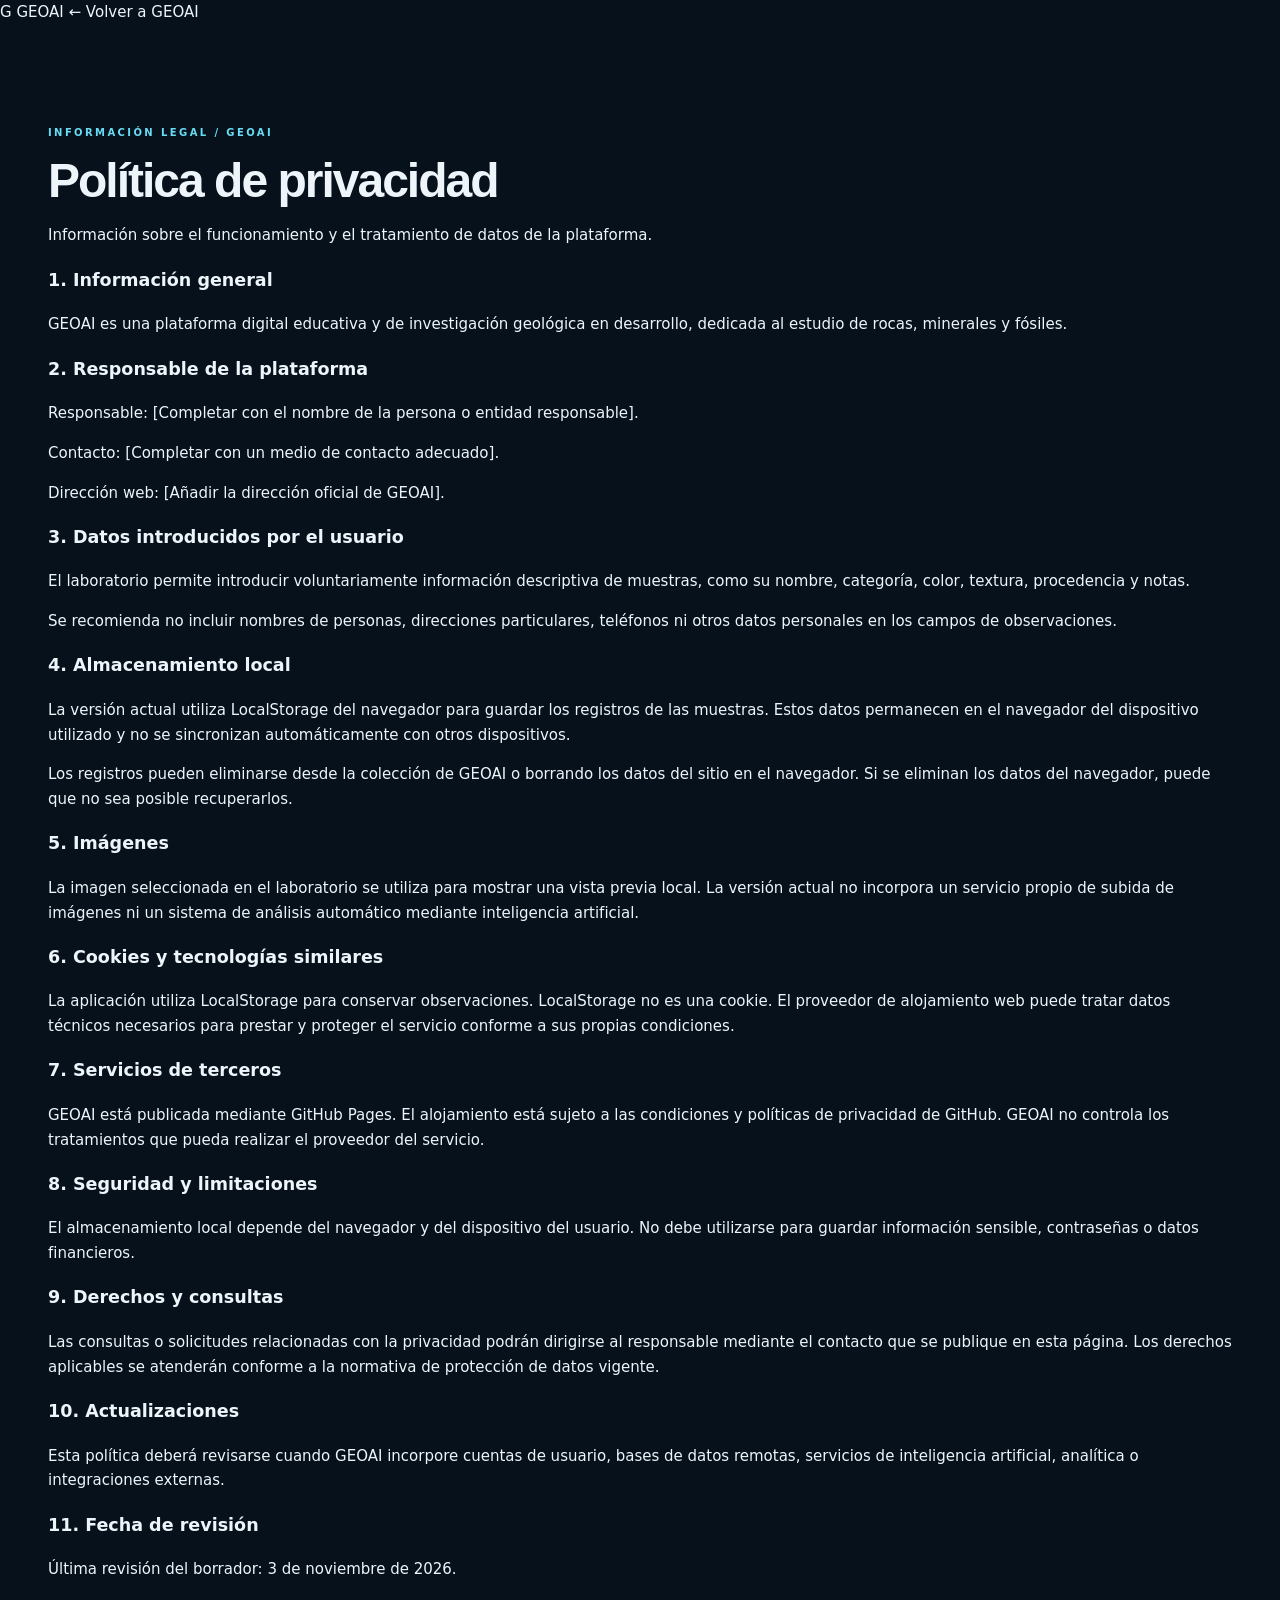
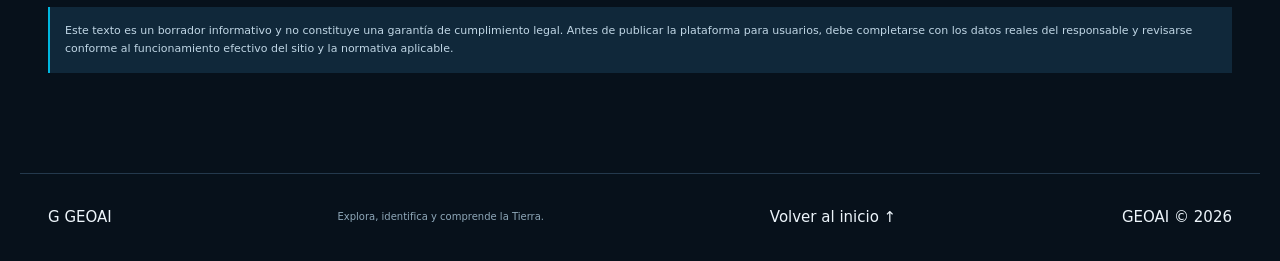
<file: SECURITY.html>
<!DOCTYPE html>
<html lang="es">
<head>
  <meta charset="UTF-8">
  <meta name="viewport" content="width=device-width, initial-scale=1.0">
  <meta name="theme-color" content="#07111b">
  <meta name="description" content="Política de privacidad de GEOAI.">
  <title>Privacidad | GEOAI</title>
  <link rel="stylesheet" href="styles.css">
</head>
<body>

<header class="topbar">
  <a class="logo" href="index.html">
    <span class="logo-symbol">G</span>
    <span>GEO<span class="accent">AI</span></span>
  </a>
  <a class="nav-button" href="index.html">← Volver a GEOAI</a>
</header>

<main>
  <section class="section">
    <div class="section-heading">
      <div class="eyebrow">INFORMACIÓN LEGAL / GEOAI</div>
      <h2>Política de <span>privacidad</span></h2>
      <p>Información sobre el funcionamiento y el tratamiento de datos de la plataforma.</p>
    </div>

    <article class="panel">
      <h3>1. Información general</h3>
      <p>GEOAI es una plataforma digital educativa y de investigación geológica en desarrollo, dedicada al estudio de rocas, minerales y fósiles.</p>

      <h3>2. Responsable de la plataforma</h3>
      <p>Responsable: [Completar con el nombre de la persona o entidad responsable].</p>
      <p>Contacto: [Completar con un medio de contacto adecuado].</p>
      <p>Dirección web: [Añadir la dirección oficial de GEOAI].</p>

      <h3>3. Datos introducidos por el usuario</h3>
      <p>El laboratorio permite introducir voluntariamente información descriptiva de muestras, como su nombre, categoría, color, textura, procedencia y notas.</p>
      <p>Se recomienda no incluir nombres de personas, direcciones particulares, teléfonos ni otros datos personales en los campos de observaciones.</p>

      <h3>4. Almacenamiento local</h3>
      <p>La versión actual utiliza LocalStorage del navegador para guardar los registros de las muestras. Estos datos permanecen en el navegador del dispositivo utilizado y no se sincronizan automáticamente con otros dispositivos.</p>
      <p>Los registros pueden eliminarse desde la colección de GEOAI o borrando los datos del sitio en el navegador. Si se eliminan los datos del navegador, puede que no sea posible recuperarlos.</p>

      <h3>5. Imágenes</h3>
      <p>La imagen seleccionada en el laboratorio se utiliza para mostrar una vista previa local. La versión actual no incorpora un servicio propio de subida de imágenes ni un sistema de análisis automático mediante inteligencia artificial.</p>

      <h3>6. Cookies y tecnologías similares</h3>
      <p>La aplicación utiliza LocalStorage para conservar observaciones. LocalStorage no es una cookie. El proveedor de alojamiento web puede tratar datos técnicos necesarios para prestar y proteger el servicio conforme a sus propias condiciones.</p>

      <h3>7. Servicios de terceros</h3>
      <p>GEOAI está publicada mediante GitHub Pages. El alojamiento está sujeto a las condiciones y políticas de privacidad de GitHub. GEOAI no controla los tratamientos que pueda realizar el proveedor del servicio.</p>

      <h3>8. Seguridad y limitaciones</h3>
      <p>El almacenamiento local depende del navegador y del dispositivo del usuario. No debe utilizarse para guardar información sensible, contraseñas o datos financieros.</p>

      <h3>9. Derechos y consultas</h3>
      <p>Las consultas o solicitudes relacionadas con la privacidad podrán dirigirse al responsable mediante el contacto que se publique en esta página. Los derechos aplicables se atenderán conforme a la normativa de protección de datos vigente.</p>

      <h3>10. Actualizaciones</h3>
      <p>Esta política deberá revisarse cuando GEOAI incorpore cuentas de usuario, bases de datos remotas, servicios de inteligencia artificial, analítica o integraciones externas.</p>

      <h3>11. Fecha de revisión</h3>
      <p>Última revisión del borrador: 3 de noviembre de 2026.</p>

      <div class="notice">
        Este texto es un borrador informativo y no constituye una garantía de cumplimiento legal. Antes de publicar la plataforma para usuarios, debe completarse con los datos reales del responsable y revisarse conforme al funcionamiento efectivo del sitio y la normativa aplicable.
      </div>
    </article>
  </section>
</main>

<footer class="footer">
  <a class="logo" href="index.html"><span class="logo-symbol">G</span> GEO<span class="accent">AI</span></a>
  <p>Explora, identifica y comprende la Tierra.</p>
  <a href="index.html">Volver al inicio ↑</a>
  <span class="copyright">GEOAI © 2026</span>
</footer>

</body>
</html>
</file>
<file: styles.css>
:root{--ink:#eee7d8;--muted:#b5aa97;--gold:#c5a56b;--gold2:#e2c995;--bg:#15130f;--panel:#211d17;--panel2:#29231b;--line:#51432f;--rust:#74533b}*{box-sizing:border-box}html{scroll-behavior:smooth;scroll-padding-top:90px}body{margin:0;background:var(--bg);color:var(--ink);font:15px/1.65 "DM Sans",system-ui,sans-serif}a{color:inherit;text-decoration:none}button,input,select{font:inherit}.top{height:82px;max-width:1240px;margin:auto;padding:0 28px;display:flex;align-items:center;justify-content:space-between;border-bottom:1px solid var(--line);position:relative;z-index:5}.brand{display:flex;align-items:center;gap:10px;font:700 20px Cinzel,serif;letter-spacing:3px}.brand small{display:block;font:600 8px "DM Sans",sans-serif;letter-spacing:2px;color:var(--muted)}.brand-mark{font-size:31px;color:var(--gold)}nav{display:flex;gap:32px;color:#d0c5b1;font-size:12px}nav a:hover,.reference-link:hover{color:var(--gold2)}.toplink{font-size:10px;letter-spacing:1px;border:1px solid var(--gold);padding:10px 14px;color:var(--gold2)}#menu{display:none;background:none;border:0;color:var(--ink);font-size:23px}.hero{max-width:1240px;margin:auto;padding:85px 28px 72px;display:grid;grid-template-columns:1.1fr .9fr;gap:55px;align-items:center;min-height:590px}.eyebrow{font-size:10px;letter-spacing:2px;color:var(--gold2);font-weight:700}.hero h1{font:600 clamp(42px,5.4vw,70px)/1.12 Cinzel,serif;letter-spacing:-2px;margin:23px 0}.hero h1 em,h2 em{color:var(--gold2);font-style:normal}.hero-copy>p,.section-lead{color:var(--muted);max-width:610px;line-height:1.9}.hero-actions{display:flex;gap:10px;flex-wrap:wrap;margin-top:27px}.btn{display:inline-block;border:1px solid var(--gold);background:var(--gold);color:#1a160f;padding:12px 17px;font-size:10px;font-weight:700;letter-spacing:1px;cursor:pointer}.btn.ghost{background:transparent;color:var(--gold2)}.hero-meta{margin-top:48px;color:#8f806a;font-size:9px;letter-spacing:3px}.hero-art{height:380px;max-width:460px;width:100%;margin:auto;position:relative;display:grid;place-items:center;background:radial-gradient(ellipse at 50% 54%,#57432b 0%,#282016 36%,#17140f 70%);border:1px solid #59452d;overflow:hidden}.hero-art:before{content:"";position:absolute;inset:15px;border:1px solid #80643c}.orbit{position:absolute;width:270px;height:270px;border:1px solid #b3915c66;border-radius:50%}.orbit-two{width:340px;height:150px;transform:rotate(-28deg)}.crystal{position:absolute;bottom:90px;width:75px;height:155px;background:linear-gradient(100deg,#6f5a91,#c3a6d3 35%,#493956 70%);clip-path:polygon(50% 0,100% 35%,78% 100%,20% 100%,0 35%);filter:drop-shadow(0 0 18px #a17eb655)}.crystal-a{left:105px;transform:rotate(-12deg)}.crystal-b{right:105px;height:125px;width:62px;bottom:83px;background:linear-gradient(100deg,#887044,#ead49a 45%,#59452d);transform:rotate(13deg)}.crystal-c{height:95px;width:48px;bottom:63px;left:190px;background:linear-gradient(100deg,#9c8c79,#f0dfbd 50%,#655443)}.compass{position:absolute;top:40px;color:var(--gold2);font-size:60px}.art-caption{position:absolute;bottom:23px;color:var(--gold2);font:10px Cinzel;letter-spacing:3px}.principles{max-width:1184px;margin:auto;padding:22px 28px;border-block:1px solid var(--line);display:flex;align-items:center;justify-content:space-between;gap:18px}.principles>div{display:flex;align-items:center;gap:12px;font-size:10px;letter-spacing:1px}.principles b{font:24px Cinzel;color:var(--gold)}.principles small{color:var(--muted);letter-spacing:0}.principles>p{font-size:11px;color:var(--muted)}.section{max-width:1240px;margin:auto;padding:90px 28px}.section h2,.identify-intro h2,.project-grid h2{font:600 clamp(34px,4vw,48px)/1.15 Cinzel,serif;letter-spacing:-1px;margin:12px 0}.entry-grid{display:grid;grid-template-columns:repeat(3,1fr);gap:14px;margin-top:35px}.entry-card{padding:24px;min-height:265px;background:linear-gradient(145deg,#30271c,#1e1a14);border:1px solid var(--line);display:flex;flex-direction:column;transition:.2s}.entry-card:hover{transform:translateY(-4px);border-color:var(--gold)}.entry-feature{background:linear-gradient(145deg,#493824,#211b13)}.entry-icon{font-size:42px;color:var(--gold2)}.entry-card small,.sample-top,.project-points b{font-size:9px;letter-spacing:2px;color:var(--gold2)}.entry-card h3{font:600 22px Cinzel;margin:8px 0}.entry-card p{font-size:12px;color:var(--muted)}.entry-card strong{margin-top:auto;font-size:9px;letter-spacing:1px;color:var(--gold2)}.identify-section{background:linear-gradient(100deg,#211c15,#17140f);border-block:1px solid var(--line);padding:70px max(28px,calc((100vw - 1184px)/2));display:grid;grid-template-columns:.9fr 1.1fr;gap:55px;align-items:center}.identify-intro{padding:0;max-width:500px}.identify-intro>p{color:var(--muted);font-size:13px}.notice{margin-top:25px;padding:15px;border-left:2px solid var(--gold);background:#2b241a;color:#c9bda9;font-size:11px}.notice b{color:var(--gold2)}.accepted{margin-top:22px;font-size:11px}.accepted b,.accepted span{display:block}.accepted b{color:var(--gold2);margin-bottom:5px}.accepted span{color:var(--muted)}.lab-panel{background:#17140f;border:1px solid #80643c;padding:24px;min-width:0}.panel-head,.panel-foot{display:flex;justify-content:space-between;color:var(--gold2);font-size:9px;letter-spacing:1px}.progress{height:3px;background:#3c3225;margin:18px 0 25px}.progress i{height:100%;display:block;background:var(--gold2);width:25%;transition:width .2s}.lab-panel h3{font:600 22px Cinzel;margin:0 0 8px}.lab-panel #question-area>p{font-size:11px;color:var(--muted)}.answers{display:grid;gap:8px;margin-top:20px}.answer{width:100%;padding:13px 15px;background:#282219;color:var(--ink);border:1px solid #51432f;text-align:left;cursor:pointer;display:flex;justify-content:space-between}.answer:hover,.answer.selected{border-color:var(--gold);color:var(--gold2)}.panel-foot{margin-top:24px;padding-top:15px;border-top:1px solid var(--line)}.panel-foot button{border:0;background:none;color:var(--muted);font-size:10px;cursor:pointer}.panel-foot button:disabled{opacity:.35}.result-card .result-label{color:var(--gold2);font-size:9px;letter-spacing:2px}.result-card h3{margin-top:8px}.result-card>p{color:var(--muted);font-size:11px}.candidate-list{display:grid;gap:9px;margin:15px 0}.candidate-list article{padding:12px;background:#29231b;border:1px solid var(--line)}.candidate-list b{color:var(--gold2)}.candidate-list span{float:right;color:var(--muted);font-size:10px}.candidate-list p,.candidate-list small{display:block;font-size:10px;color:var(--muted);margin:5px 0}.candidate-list a{font-size:10px;color:var(--gold2)}.result-caution{padding:10px;border-left:2px solid var(--rust)}.collection-section{padding-top:90px}.catalog-tools{display:flex;gap:10px;margin:25px 0}.catalog-tools input,.catalog-tools select{background:#211d17;border:1px solid var(--line);color:var(--ink);padding:12px}.catalog-tools input{flex:1;min-width:0}.sample-grid{display:grid;grid-template-columns:repeat(3,1fr);gap:14px}.sample-card{background:#211d17;border:1px solid var(--line);padding:18px;min-width:0}.sample-top{display:flex;justify-content:space-between}.sample-glyph{height:90px;display:grid;place-items:center;font-size:54px;color:var(--gold2);background:radial-gradient(circle,#57452d,#211d17);margin:15px 0}.sample-card h3{font:600 21px Cinzel;margin:4px 0}.formula{font-size:11px;color:var(--gold2)}.sample-card>p:not(.formula){font-size:11px;color:var(--muted)}.sample-card dl{display:grid;grid-template-columns:repeat(3,1fr);gap:7px;border-block:1px solid var(--line);padding:10px 0}.sample-card dl div{min-width:0}.sample-card dt{font-size:9px;color:var(--muted)}.sample-card dd{font-size:10px;margin:0;overflow-wrap:anywhere}.confusions{font-size:10px!important}.confusions b{color:var(--gold2)}.reference-link{font-size:10px;color:var(--gold2)}.small-note{font-size:10px;color:#8f806a;margin-top:18px}.empty-state{color:var(--muted);font-size:13px}.project-section{background:#211c15;border-block:1px solid var(--line)}.project-grid{display:grid;grid-template-columns:.8fr 1.2fr;gap:60px}.project-grid>div:first-child p{font-size:13px;color:var(--muted)}.project-points article{padding:0 0 14px;margin-bottom:14px;border-bottom:1px solid var(--line)}.project-points p{font-size:12px;color:var(--muted);margin:6px 0}.source-links{display:grid;grid-template-columns:1fr 1fr;gap:12px;margin-top:25px}.source-links a{padding:18px;border:1px solid var(--line);background:#211d17}.source-links b,.source-links span{display:block}.source-links b{font:600 17px Cinzel;color:var(--gold2)}.source-links span{font-size:10px;color:var(--muted);margin-top:5px}footer{max-width:1240px;margin:auto;padding:25px 28px;display:flex;justify-content:space-between;align-items:center;gap:15px;border-top:1px solid var(--line)}footer p,footer>small{font-size:10px;color:var(--muted)}@media(max-width:800px){nav{display:none}nav.nav-open{display:flex;position:absolute;top:70px;right:20px;flex-direction:column;background:#211d17;border:1px solid var(--line);padding:18px;gap:15px}.toplink{display:none}#menu{display:block}.hero{grid-template-columns:1fr;padding-top:55px}.hero-art{height:300px;max-width:390px;width:100%;grid-row:1}.principles{flex-wrap:wrap}.principles>div{width:28%}.principles>p{width:100%}.entry-grid,.sample-grid{grid-template-columns:1fr 1fr}.identify-section,.project-grid{grid-template-columns:1fr;gap:35px}.identify-intro{max-width:none}.identify-section{padding:60px 22px}}@media(max-width:520px){.top{padding:0 17px}.brand{font-size:17px}.hero{padding:45px 20px}.hero h1{font-size:42px}.hero-art{height:260px}.principles{padding:18px 20px}.principles>div{width:45%}.section{padding:65px 20px}.entry-grid,.sample-grid,.source-links{grid-template-columns:1fr}.catalog-tools{flex-direction:column}.identify-section{padding:55px 20px}.lab-panel{padding:17px}.panel-head{font-size:8px}footer{padding:22px 20px;flex-wrap:wrap}footer p{width:100%;order:3}}
.brand-logo{width:42px;height:42px;object-fit:contain;display:block}.brand-mark{display:none}

.commons-section{border-top:1px solid var(--line)}.commons-controls{display:grid;grid-template-columns:minmax(180px,.8fr) minmax(220px,1.4fr) auto;gap:12px;align-items:end;margin:28px 0 16px}.commons-controls label{display:grid;gap:7px;color:var(--gold2);font-size:10px;letter-spacing:1px}.commons-controls input,.commons-controls select{width:100%;min-width:0;padding:12px;background:#211d17;border:1px solid var(--line);color:var(--ink)}.commons-status{color:var(--muted);font-size:12px;margin:16px 0}.commons-grid{display:grid;grid-template-columns:repeat(3,minmax(0,1fr));gap:14px}.commons-card{background:#211d17;border:1px solid var(--line);min-width:0;overflow:hidden}.commons-thumb{display:block;width:100%;height:190px;object-fit:contain;background:#100f0d}.commons-card-body{padding:15px;display:grid;gap:8px}.commons-card-body>b{font:600 15px Cinzel;overflow-wrap:anywhere}.commons-card-body p{margin:0;color:var(--muted);font-size:11px;overflow-wrap:anywhere}.commons-card-body a{color:var(--gold2);font-size:10px}.commons-card-body .btn{justify-self:start}.commons-warning{border-left:2px solid var(--rust);padding-left:9px}.commons-export{margin-top:24px;padding:18px;border:1px solid var(--line);display:flex;justify-content:space-between;align-items:center;gap:18px;background:#211d17}.commons-export p{font-size:11px;color:var(--muted);margin:4px 0 0}.commons-export button:disabled{opacity:.4;cursor:not-allowed}@media(max-width:800px){.commons-controls{grid-template-columns:1fr}.commons-grid{grid-template-columns:repeat(2,minmax(0,1fr))}}@media(max-width:520px){.commons-grid{grid-template-columns:1fr}.commons-export{align-items:flex-start;flex-direction:column}}


/* OQTHERA FIELD EXPLORER, BOTANY AND EMERGENCY MODULES */
.field-section,.botanical-section,.emergency-section{border-top:1px solid var(--line)}
.field-panel{display:grid;grid-template-columns:1fr 1fr;gap:25px;padding:24px;background:#211d17;border:1px solid var(--line);margin-top:28px}
.field-copy h3,.emergency-grid h3,.botanical-grid h3{font:600 21px Cinzel;color:var(--gold2);margin:0 0 10px}
.field-copy p,.field-note p,.botanical-grid p,.emergency-grid p{font-size:12px;color:var(--muted)}
.field-actions{display:flex;flex-direction:column;align-items:flex-start;gap:12px}
.field-actions .btn{margin-top:4px}
.utm-output{width:100%;padding:15px;border:1px solid var(--gold);background:#17140f;display:grid;gap:7px;font-size:12px}
.utm-output b{color:var(--gold2);letter-spacing:1px}
.utm-output span{color:var(--ink);font-variant-numeric:tabular-nums}
.utm-output small{color:var(--muted);font-size:10px;margin-top:6px}
.field-note{margin-top:16px;padding:16px;border-left:2px solid var(--gold);background:#211d17;font-size:12px}
.field-note b{color:var(--gold2)}
.botanical-grid,.emergency-grid{display:grid;grid-template-columns:repeat(2,minmax(0,1fr));gap:13px;margin-top:28px}
.botanical-grid article,.emergency-grid article{padding:20px;border:1px solid var(--line);background:#211d17}
.botanical-grid article>span{font-size:9px;letter-spacing:2px;color:var(--gold2)}
.botanical-grid h3{margin-top:10px}
.emergency-call{display:flex;justify-content:space-between;align-items:center;gap:20px;padding:20px;border:1px solid #a66a43;background:#2a2119;margin-top:25px}
.emergency-call b{font:600 19px Cinzel;color:var(--gold2)}
.emergency-call p{font-size:12px;color:var(--muted);max-width:700px}
.emergency-grid h3{font-size:18px}
@media(max-width:700px){.field-panel{grid-template-columns:1fr}.botanical-grid,.emergency-grid{grid-template-columns:1fr}.emergency-call{align-items:flex-start;flex-direction:column}}


:root{--gold:#cbb078;--gold2:#ead5a7;--muted:#c0b5a3;--line:#5b4b35}::selection{background:#cbb078;color:#17130f}:focus-visible{outline:2px solid var(--gold2);outline-offset:4px}.btn,.entry-card,.sample-card,.commons-card,.botanical-grid article,.emergency-grid article{transition:transform .2s ease,border-color .2s ease,background .2s ease}.btn:hover{background:var(--gold2);border-color:var(--gold2);transform:translateY(-2px)}.entry-card,.sample-card,.commons-card,.botanical-grid article,.emergency-grid article{border-radius:3px}.entry-card:hover,.sample-card:hover,.commons-card:hover,.botanical-grid article:hover,.emergency-grid article:hover{border-color:var(--gold);transform:translateY(-3px)}.hero-art{box-shadow:0 24px 70px #0006}.project-section{background:radial-gradient(ellipse at 80% 30%,#49372255,transparent 50%),#211c15}.project-points article:last-child{border-bottom:0}footer a:hover{color:var(--gold2)}@media(prefers-reduced-motion:reduce){*,*::before,*::after{scroll-behavior:auto!important;transition:none!important;animation:none!important}}@media(max-width:520px){.hero-actions .btn{width:100%;text-align:center}}

/* GEOAI / OQTHERA — visual system refresh */
:root{--ink:#edf5fb;--muted:#a9bdcd;--gold:#00b7df;--gold2:#67ddf5;--bg:#080d16;--panel:#101b29;--panel2:#142538;--line:#24394d;--rust:#c47b55}
html{scroll-padding-top:100px;background:var(--bg)}
body{background:radial-gradient(ellipse at 78% 0%,#07334a55,transparent 38%),var(--bg);color:var(--ink);font-family:"DM Sans",system-ui,sans-serif}
.top{max-width:none;width:100%;height:78px;padding:0 max(28px,calc((100vw - 1240px)/2));background:#080d16eF;border-bottom:1px solid #29445a;backdrop-filter:blur(16px);position:sticky;top:0}
.brand{font-family:"DM Sans",sans-serif;font-weight:800;letter-spacing:2px;color:#f3f9fd}
.brand small{color:#8da9bd;letter-spacing:2px}
.brand-logo{filter:drop-shadow(0 0 10px #00b7df33)}
nav{color:#c6d7e4;gap:25px}
nav a:hover,.reference-link:hover,footer a:hover{color:var(--gold2)}
.toplink{border-color:#00b7df;color:#b8f2ff;background:#00b7df12}
.hero{max-width:1240px;min-height:650px;padding-top:95px;padding-bottom:90px}
.eyebrow{color:var(--gold2);letter-spacing:2.4px}
.hero h1,.section h2,.identify-intro h2,.project-grid h2{font-family:"DM Sans",sans-serif;font-weight:800;letter-spacing:-2px}
.hero h1 em,h2 em{color:var(--gold2)}
.hero-copy>p,.section-lead{color:#b3c6d5}
.btn{background:var(--gold);border-color:var(--gold);color:#04121c;border-radius:3px}
.btn.ghost{background:transparent;color:#d5f8ff;border-color:#3c718b}
.btn:hover{background:var(--gold2);border-color:var(--gold2);color:#06131d}
.hero-meta{color:#82a7bd}
.hero-art{height:430px;max-width:510px;background:radial-gradient(ellipse at 50% 48%,#075a7a 0%,#102a3d 34%,#09131f 72%);border:1px solid #2d7793;box-shadow:0 28px 90px #0009,0 0 55px #00a9d622}
.hero-art:before{border-color:#55cce866}
.orbit{border-color:#55cce855}
.crystal{background:linear-gradient(100deg,#0c6383,#a5e8f5 35%,#15516a 70%);filter:drop-shadow(0 0 22px #36c8ed88)}
.crystal-b{background:linear-gradient(100deg,#14728c,#c5f5fb 45%,#164b62)}
.crystal-c{background:linear-gradient(100deg,#5b9caf,#e6fbff 50%,#2d687a)}
.compass,.art-caption{color:#b9f4ff}
.principles{border-color:var(--line)}
.principles b{color:var(--gold2)}
.principles small,.principles>p{color:var(--muted)}
.section{padding-top:100px;padding-bottom:100px}
.entry-card,.sample-card,.source-links a,.botanical-grid article,.emergency-grid article{background:linear-gradient(145deg,#142538,#0d1723);border:1px solid #29445a;border-radius:5px}
.entry-card:hover,.sample-card:hover,.botanical-grid article:hover,.emergency-grid article:hover{border-color:var(--gold);box-shadow:0 16px 42px #0005}
.entry-feature{background:linear-gradient(145deg,#123b52,#102033)}
.entry-card small,.sample-top,.project-points b,.entry-card strong{color:var(--gold2)}
.entry-card h3,.sample-card h3,.source-links b{font-family:"DM Sans",sans-serif;font-weight:700}
.entry-card p,.sample-card>p:not(.formula),.project-points p{color:var(--muted)}
.identify-section{background:linear-gradient(110deg,#0e1c2b,#09121e);border-color:var(--line)}
.notice{background:#10283a;border-color:var(--gold);color:#c0d6e5}
.notice b,.accepted b{color:var(--gold2)}
.lab-panel{background:#0b1420;border:1px solid #28627a;border-radius:5px;box-shadow:0 20px 55px #0005}
.panel-head,.panel-foot,.result-card .result-label{color:var(--gold2)}
.progress{background:#21384a}.progress i{background:linear-gradient(90deg,#008db6,#67ddf5)}
.answer{background:#102033;border-color:#29445a;color:var(--ink);border-radius:3px}
.answer:hover,.answer.selected{border-color:var(--gold);color:var(--gold2);background:#12354a}
.candidate-list article{background:#112438;border-color:#29445a}
.candidate-list b,.candidate-list a{color:var(--gold2)}
.result-caution{border-color:#c47b55}
.catalog-tools input,.catalog-tools select,.commons-controls input,.commons-controls select{background:#0e1a28;border-color:#29445a;color:var(--ink);border-radius:3px}
.sample-glyph{background:radial-gradient(circle,#174b63,#101b29);color:var(--gold2)}
.formula,.confusions b{color:var(--gold2)}
.small-note{color:#88a5b8}
.project-section{background:radial-gradient(ellipse at 80% 30%,#07506b44,transparent 50%),#0d1825;border-color:var(--line)}
.project-points article,.source-links a{border-color:#29445a}
.source-links b{color:var(--gold2)}
.commons-card,.commons-export,.field-panel,.field-note,.botanical-grid article,.emergency-grid article{background:#101d2b;border-color:#29445a}
.commons-controls label,.commons-card-body a{color:var(--gold2)}
.commons-warning{border-color:#c47b55}
.utm-output{background:#0b1521;border-color:#28708c}
.utm-output b{color:var(--gold2)}
.field-note{border-left-color:var(--gold)}
.botanical-grid article>span{color:var(--gold2)}
.field-copy h3,.emergency-grid h3,.botanical-grid h3,.emergency-call b{font-family:"DM Sans",sans-serif;color:var(--gold2)}
.emergency-call{background:#241d1c;border-color:#8b5745}
footer{border-color:var(--line)}
footer p,footer>small{color:#8fa8b9}
:focus-visible{outline:2px solid var(--gold2);outline-offset:4px}
@media(max-width:800px){.top{padding:0 22px;background:#080d16}.hero{padding-top:55px}.hero-art{max-width:100%}nav.nav-open{background:#101d2b;border-color:#29445a;box-shadow:0 18px 45px #0009}}
@media(max-width:520px){.hero h1{letter-spacing:-1.5px}.section{padding-top:70px;padding-bottom:70px}.hero-art{height:260px}}
@media(prefers-reduced-motion:reduce){*,*::before,*::after{transition:none!important;scroll-behavior:auto!important}}


/* OQTHERA — navegación, jerarquía y accesibilidad */
.brand-logo{width:42px;height:42px;object-fit:contain;filter:drop-shadow(0 0 12px #d9b56a44)}
.brand{gap:12px}
.top nav a{padding:9px 0;position:relative}
.top nav a:after{content:"";position:absolute;left:0;right:100%;bottom:0;height:2px;background:var(--gold2);transition:right .2s}
.top nav a:hover:after{right:0}
.hero{position:relative;isolation:isolate}
.hero:before{content:"";position:absolute;z-index:-1;inset:0;background:radial-gradient(ellipse at 12% 35%,#00b7df12,transparent 42%),linear-gradient(90deg,#080d16 0%,#080d16dd 55%,transparent 100%);pointer-events:none}
.hero-art{border-radius:7px}
.entry-card{position:relative;overflow:hidden;min-height:280px}
.entry-card:before{content:"";position:absolute;inset:0 auto 0 0;width:3px;background:var(--card-accent,#67ddf5);opacity:.85}
.entry-card:nth-child(1){--card-accent:#d7a36a}
.entry-card:nth-child(2){--card-accent:#b59cff}
.entry-card:nth-child(3){--card-accent:#7ed6b0}
.entry-card:nth-child(4){--card-accent:#67ddf5}
.entry-card:nth-child(5){--card-accent:#d7bd82}
.entry-card:nth-child(6){--card-accent:#79c98b}
.entry-card:hover{transform:translateY(-5px);border-color:var(--card-accent)}
.entry-card .entry-icon{color:var(--card-accent)}
.hero-manifesto{font-size:12px!important;color:#9eb9ca!important;border-left:2px solid var(--gold2);padding-left:14px;margin-top:22px}
.section h2{max-width:900px}
.small-note{line-height:1.8}
footer .brand{display:flex;align-items:center;gap:10px}
#menu{border:1px solid #31536a;border-radius:3px;padding:8px 11px}
@media(max-width:800px){
 .top{height:auto;min-height:72px;flex-wrap:wrap;padding:12px 20px}
 #menu{display:block}
 .top nav{display:none;order:4;width:100%;max-width:none;flex-direction:column;gap:0;padding:8px 0}
 .top nav.nav-open{display:flex}
 .top nav a{padding:12px 4px;border-top:1px solid #ffffff12}
 .toplink{display:none}
 .hero{grid-template-columns:1fr;gap:30px;padding:58px 22px}
 .hero-art{max-width:100%;height:300px}
 .principles{flex-wrap:wrap}
 .entry-grid,.sample-grid{grid-template-columns:repeat(2,minmax(0,1fr))}
 .identify-section{grid-template-columns:1fr;padding:55px 22px}
}
@media(max-width:540px){
 .entry-grid,.sample-grid{grid-template-columns:1fr}
 .hero h1{font-size:clamp(36px,11vw,52px)}
 .hero-art{height:245px}
 .principles>div{min-width:42%}
 .catalog-tools{flex-direction:column}
 .catalog-tools input,.catalog-tools select{width:100%}
}


/* OQTHERA homepage: larger discipline tiles and full mobile viewport fit */
.entry-grid{grid-template-columns:repeat(2,minmax(0,1fr));gap:20px}
.entry-card{position:relative;isolation:isolate;overflow:hidden;min-height:300px;padding:30px;border-radius:12px;background-color:#151b1c;background-image:linear-gradient(180deg,#080d1608 0%,#080d1660 38%,#080d16f2 100%),var(--entry-image,linear-gradient(145deg,#1d2b34,#111820));background-position:center;background-size:cover;box-shadow:0 18px 40px #0005;transition:transform .22s,border-color .22s}
.entry-card:hover{transform:translateY(-5px);border-color:var(--gold)}
.entry-card:nth-child(1){--entry-image:url('https://images.unsplash.com/photo-1564760055775-d63b17a55c44?auto=format&fit=crop&w=1200&q=88')}
.entry-card:nth-child(2){--entry-image:url('https://images.unsplash.com/photo-1518709268805-4e9042af9f23?auto=format&fit=crop&w=1200&q=88')}
.entry-card:nth-child(3){--entry-image:url('https://images.unsplash.com/photo-1470770841072-f978cf4d019e?auto=format&fit=crop&w=1200&q=88')}
.entry-card:nth-child(4){--entry-image:url('https://images.unsplash.com/photo-1501004318641-b39e6451bec6?auto=format&fit=crop&w=1200&q=88')}
.entry-card:nth-child(5){--entry-image:url('https://images.unsplash.com/photo-1615485500704-8e990f9900f5?auto=format&fit=crop&w=1200&q=88')}
.entry-card:nth-child(6){--entry-image:url('https://images.unsplash.com/photo-1441974231531-c6227db76b6e?auto=format&fit=crop&w=1200&q=88')}
.entry-card h3{font-size:clamp(22px,2.3vw,29px);text-shadow:0 2px 12px #000}.entry-card p{color:#e0e5e8;font-size:14px;line-height:1.8;text-shadow:0 1px 8px #000}.entry-card small,.entry-card strong{color:#f0d49b;text-shadow:0 1px 8px #000}
@media(max-width:760px){.entry-grid{grid-template-columns:1fr;gap:14px}.entry-card{min-height:270px;padding:24px}.top{height:auto;min-height:70px;padding:12px 16px;gap:12px;flex-wrap:wrap}.top nav{display:none;order:4;width:100%;max-width:none;flex-direction:column;gap:0;padding:8px 0;background:#15130ff7}.top nav.nav-open{display:flex}.top nav a{padding:12px 6px;border-top:1px solid #ffffff14}.top #menu{display:block}.toplink{display:none}.hero{grid-template-columns:1fr;padding:36px 0;gap:24px}.hero-art{min-height:250px}.section{padding:56px 0}.principles{grid-template-columns:1fr 1fr;gap:14px}.identify-section{grid-template-columns:1fr;gap:22px}.lab-panel{min-width:0}.sample-grid{grid-template-columns:1fr}.commons-grid{grid-template-columns:1fr}.botanical-grid{grid-template-columns:1fr}.emergency-grid{grid-template-columns:1fr}.source-links{grid-template-columns:1fr}.project-grid{grid-template-columns:1fr}}
@media(max-width:420px){.entry-card{min-height:245px}.hero h1{font-size:clamp(34px,10vw,48px)}.hero-actions{flex-direction:column;align-items:stretch}.hero-actions .btn{width:100%;text-align:center}.catalog-tools{grid-template-columns:1fr}.principles{grid-template-columns:1fr}.emergency-call{flex-direction:column;align-items:flex-start}}

/* OQTHERA 2027 visual system: image-led discipline cards */
.entry-card{position:relative;isolation:isolate;overflow:hidden;min-height:330px;padding:26px;background-color:#17140f;background-image:linear-gradient(180deg,rgba(8,10,12,.05) 0%,rgba(8,10,12,.48) 38%,rgba(8,10,12,.96) 100%),var(--entry-image);background-size:cover;background-position:center;border-color:#ffffff24;box-shadow:0 16px 38px #0005}
.entry-card:before{content:"";position:absolute;inset:0;z-index:-1;background:linear-gradient(135deg,#c5a56b18,transparent 55%)}
.entry-card p{color:#eee5d7;text-shadow:0 1px 8px #000;max-width:420px}
.entry-card h3{ text-shadow:0 2px 14px #000}
.entry-card strong,.entry-card small,.entry-icon{ text-shadow:0 2px 12px #000}
.entry-card:hover{transform:translateY(-6px);border-color:var(--gold2);background-image:linear-gradient(180deg,rgba(8,10,12,.02),rgba(8,10,12,.94)),var(--entry-image)}
.entry-card:nth-child(1){--entry-image:url('https://images.unsplash.com/photo-1564760055775-d63b17a55c44?auto=format&fit=crop&w=1200&q=88')}
.entry-card:nth-child(2){--entry-image:url('https://images.unsplash.com/photo-1518709268805-4e9042af9f23?auto=format&fit=crop&w=1200&q=88')}
.entry-card:nth-child(3){--entry-image:url('https://images.unsplash.com/photo-1470770841072-f978cf4d019e?auto=format&fit=crop&w=1200&q=88')}
.entry-card:nth-child(4){--entry-image:url('https://images.unsplash.com/photo-1441974231531-c6227db76b6e?auto=format&fit=crop&w=1200&q=88')}
.entry-card:nth-child(5){--entry-image:url('https://images.unsplash.com/photo-1518837695005-2083093ee35b?auto=format&fit=crop&w=1200&q=88')}
.entry-card:nth-child(6){--entry-image:url('https://images.unsplash.com/photo-1462331940025-496dfbfc7564?auto=format&fit=crop&w=1200&q=88')}
@media(max-width:700px){.entry-grid{grid-template-columns:1fr}.entry-card{min-height:270px;padding:22px}}
@media(min-width:701px) and (max-width:980px){.entry-grid{grid-template-columns:repeat(2,minmax(0,1fr))}}


/* OQTHERA — fondo fotográfico de portada principal */
body:not(.discipline-page){background:#07111b url('https://images.unsplash.com/photo-1462331940025-496dfbfc7564?auto=format&fit=crop&w=2200&q=88') center top/cover fixed no-repeat}
body:not(.discipline-page):before{content:"";position:fixed;inset:0;z-index:-1;pointer-events:none;background:linear-gradient(90deg,rgba(4,10,18,.94),rgba(4,10,18,.78) 48%,rgba(4,10,18,.88)),linear-gradient(180deg,rgba(4,10,18,.55),rgba(4,10,18,.9))}
body:not(.discipline-page) .hero{position:relative;isolation:isolate;background:linear-gradient(90deg,rgba(5,12,20,.55),rgba(5,12,20,.12));border-bottom:1px solid #67d9f522}
body:not(.discipline-page) .hero-art{background:linear-gradient(145deg,rgba(5,18,29,.62),rgba(5,12,22,.8)),url('https://images.unsplash.com/photo-1518837695005-2083093ee35b?auto=format&fit=crop&w=1200&q=85') center/cover;border-color:#65d9f577}
</file>
<file: botanica.css>
@import url('https://fonts.googleapis.com/css2?family=DM+Sans:wght@400;500;600;700&family=Manrope:wght@400;500;600;700;800&display=swap');
:root{--bg:#080d16;--panel:#101b29;--panel2:#142538;--line:#24394d;--text:#edf5fb;--muted:#a9bdcd;--cyan:#00b7df;--cyan2:#67ddf5}
*{box-sizing:border-box}html{scroll-behavior:smooth}body{margin:0;background:var(--bg);color:var(--text);font:15px/1.7 "DM Sans",sans-serif}a{color:inherit;text-decoration:none}.wrap{width:min(1200px,calc(100% - 48px));margin:auto}.top{height:82px;border-bottom:1px solid #ffffff18;display:flex;align-items:center;justify-content:space-between;gap:24px}.brand{font:800 22px Manrope,sans-serif;letter-spacing:2px}.brand span{color:var(--cyan)}.brand small{display:block;color:#8ea8bc;font:600 9px "DM Sans";letter-spacing:2px}.nav{display:flex;gap:26px;color:#c4d3df;font-size:12px}.nav a:hover,.back:hover{color:var(--cyan2)}.top-cta,.button{display:inline-flex;align-items:center;justify-content:center;padding:12px 17px;background:var(--cyan);color:#04111b;font-size:10px;font-weight:800;letter-spacing:1px;border:1px solid var(--cyan);transition:.2s}.top-cta:hover,.button:hover{background:var(--cyan2);transform:translateY(-2px)}.hero{position:relative;min-height:570px;display:grid;grid-template-columns:1.05fr .95fr;align-items:center;gap:48px;padding:75px 0}.hero:after{content:"";position:absolute;z-index:-1;right:-12vw;top:5%;width:65%;height:90%;background:radial-gradient(ellipse,#007da533,transparent 68%)}.eyebrow{font-size:10px;font-weight:700;letter-spacing:2.5px;color:var(--cyan2)}h1,h2,h3,p{margin-top:0}h1{font:800 clamp(44px,6vw,76px)/1.04 Manrope,sans-serif;letter-spacing:-3px;margin:22px 0}.hero h1 span{color:var(--cyan)}.lead{max-width:580px;color:var(--muted);font-size:16px;line-height:1.9}.actions{display:flex;gap:12px;flex-wrap:wrap;margin-top:30px}.button.secondary{background:transparent;color:var(--text);border-color:#527087}.hero-image{min-height:390px;border:1px solid #5ad7f044;background:linear-gradient(180deg,#08111b22,#08111bcc),url('https://images.unsplash.com/photo-1518531933037-91b2f5f229cc?auto=format&fit=crop&w=1200&q=85') center/cover;box-shadow:0 25px 80px #0008;position:relative}.hero-image:after{content:"GEOAI / BOTANICAL RESEARCH";position:absolute;bottom:20px;left:22px;color:#dff8ff;font-size:9px;letter-spacing:2px}.stats{display:grid;grid-template-columns:repeat(3,1fr);border-block:1px solid var(--line);padding:20px 0;margin:10px 0 0}.stats div{padding:0 22px;border-right:1px solid var(--line)}.stats div:first-child{padding-left:0}.stats div:last-child{border:0}.stats b{display:block;font:700 22px Manrope;color:var(--cyan2)}.stats span{font-size:10px;color:var(--muted);letter-spacing:1px}.section{padding:86px 0}.section-head{display:flex;justify-content:space-between;align-items:end;gap:30px;margin-bottom:28px}.section h2{font:800 clamp(30px,4vw,46px)/1.12 Manrope;letter-spacing:-1.5px;margin:10px 0}.section-head p{max-width:440px;color:var(--muted);font-size:13px;margin:0}.modules{display:grid;grid-template-columns:repeat(3,1fr);gap:15px}.module{min-height:280px;background:linear-gradient(145deg,#142538,#0c1521);border:1px solid var(--line);padding:24px;display:flex;flex-direction:column;position:relative;overflow:hidden;transition:.25s}.module:before{content:"";position:absolute;width:170px;height:170px;border:1px solid #00b7df22;border-radius:50%;right:-80px;top:-70px;box-shadow:0 0 0 22px #00b7df08,0 0 0 45px #00b7df05}.module:hover{border-color:var(--cyan);transform:translateY(-5px);background:linear-gradient(145deg,#19364b,#0c1521)}.module .num{font-size:10px;color:var(--cyan2);letter-spacing:2px}.module h3{font:700 22px Manrope;margin:24px 0 10px}.module p{color:var(--muted);font-size:12px;max-width:300px}.module strong{margin-top:auto;color:var(--cyan2);font-size:10px;letter-spacing:1px}.banner{padding:30px;background:linear-gradient(110deg,#10334a,#0d1b2a);border:1px solid #1d526b;display:flex;align-items:center;justify-content:space-between;gap:30px}.banner p{color:#c1d4e1;margin:8px 0 0;font-size:12px}.banner h3{font:700 23px Manrope;margin:0}.note{border-left:2px solid var(--cyan);padding:14px 18px;background:#0e1b29;color:var(--muted);font-size:12px;margin-top:26px}.footer{border-top:1px solid var(--line);padding:28px 0;color:#829bad;font-size:10px;display:flex;justify-content:space-between;gap:20px}.detail-hero{padding:85px 0 50px;max-width:850px}.detail-hero h1{font-size:clamp(38px,5vw,60px)}.content-panel{background:var(--panel);border:1px solid var(--line);padding:28px;margin:20px 0}.content-panel h2{font:700 23px Manrope}.content-panel p,.content-panel li{color:var(--muted);font-size:13px}.back{color:var(--cyan2);font-size:11px;letter-spacing:1px}.detail-grid{display:grid;grid-template-columns:repeat(2,1fr);gap:14px}.detail-grid .content-panel{margin:0}.crumb{font-size:10px;color:#8fa9bd;letter-spacing:1px}@media(max-width:800px){.nav{display:none}.hero{grid-template-columns:1fr;padding:55px 0}.hero-image{min-height:300px;grid-row:1}.modules{grid-template-columns:1fr 1fr}.section-head,.banner{align-items:flex-start;flex-direction:column}.stats div{padding:0 10px}.wrap{width:min(100% - 36px,1200px)}}@media(max-width:520px){.modules,.detail-grid{grid-template-columns:1fr}.stats b{font-size:17px}.stats span{font-size:8px}.top-cta{display:none}.section{padding:62px 0}.footer{flex-direction:column}}

/* Responsive navigation and final polish */
.top{position:sticky;top:0;z-index:20;background:#080d16ed;backdrop-filter:blur(14px)}
.module{border-radius:5px;box-shadow:0 12px 36px #0003}
.module strong{display:flex;align-items:center;gap:8px}
.module strong:after{content:"↗";font-size:15px}
.hero-image{border-radius:4px;overflow:hidden}
.content-panel{border-radius:5px;box-shadow:0 12px 34px #0003}
a:focus-visible{outline:2px solid var(--cyan2);outline-offset:4px}
@media(max-width:800px){.top{height:auto;min-height:76px;padding:14px 0;align-items:flex-start}.nav{display:flex;flex-wrap:wrap;justify-content:flex-end;gap:8px 14px;max-width:55%;font-size:11px}.top-cta{display:none}}
@media(max-width:520px){.top{align-items:center}.nav{max-width:58%;gap:5px 10px;font-size:10px}.brand{font-size:18px}.brand small{font-size:7px}.hero-image{min-height:245px}}


/* OQTHERA Botánica — immersive image modules and compact mobile navigation */
.botany .hero-image{min-height:470px;border-radius:12px;background-image:linear-gradient(180deg,#07130b0a,#07130be0),url('https://images.unsplash.com/photo-1441974231531-c6227db76b6e?auto=format&fit=crop&w=1800&q=92');background-position:center;background-size:cover}
.botany .hero-image:after{content:"OQTHERA / BOTANICAL FIELD ARCHIVE";letter-spacing:2.4px}
.botany .modules{grid-template-columns:repeat(2,minmax(0,1fr));gap:22px}
.botany .module{min-height:350px;padding:30px;border-radius:12px;justify-content:flex-end;background-color:#0b1a12;background-image:linear-gradient(180deg,#06100b08 0%,#06100b55 42%,#06100bf2 100%),var(--botany-image);background-size:cover;background-position:center;box-shadow:0 18px 42px #0006}
.botany .module:before{inset:0;width:auto;height:auto;border:0;border-radius:0;right:0;top:0;box-shadow:none;background:linear-gradient(135deg,#7acb8b20,transparent 60%)}
.botany .module:nth-child(1){--botany-image:url('https://images.unsplash.com/photo-1501004318641-b39e6451bec6?auto=format&fit=crop&w=1200&q=90')}
.botany .module:nth-child(2){--botany-image:url('https://images.unsplash.com/photo-1518531933037-91b2f5f229cc?auto=format&fit=crop&w=1200&q=90')}
.botany .module:nth-child(3){--botany-image:url('https://images.unsplash.com/photo-1483794344563-d27a8d18014e?auto=format&fit=crop&w=1200&q=90')}
.botany .module:nth-child(4){--botany-image:url('https://images.unsplash.com/photo-1470252649378-9c29740c9fa8?auto=format&fit=crop&w=1200&q=90')}
.botany .module:nth-child(5){--botany-image:url('https://images.unsplash.com/photo-1497250681960-ef046c08a56e?auto=format&fit=crop&w=1200&q=90')}
.botany .module:nth-child(6){--botany-image:url('https://images.unsplash.com/photo-1441974231531-c6227db76b6e?auto=format&fit=crop&w=1200&q=90')}
.botany .module h3{font-size:clamp(23px,2.3vw,30px);text-shadow:0 2px 14px #000}.botany .module p{max-width:520px;color:#e0eee3;font-size:14px;line-height:1.8;text-shadow:0 1px 8px #000}.botany .module .num,.botany .module strong{color:#b6f0bd;text-shadow:0 1px 8px #000}.botany .module strong{display:flex;gap:8px;align-items:center}.botany .module strong:after{content:"↗";font-size:16px}
.botany .banner{border-radius:12px;padding:34px;background:linear-gradient(110deg,#102d1c,#0c1a12);margin-bottom:30px}
@media(max-width:800px){.botany .wrap{width:min(100% - 28px,1200px)}.botany .top{padding:12px 0;min-height:70px;gap:10px}.botany .nav{display:none;order:3;position:absolute;top:100%;left:0;right:0;max-width:none;flex-direction:column;gap:0;padding:8px 14px;background:#08140df7;border:1px solid #79c98b35;border-radius:0 0 12px 12px;box-shadow:0 16px 30px #0008}.botany .nav.nav-open{display:flex}.botany .nav a{padding:13px 8px;border-bottom:1px solid #ffffff12;font-size:14px}.botany #menu{display:block;background:#10251a;border:1px solid #79c98b70;color:#eaffed;border-radius:8px;padding:9px 12px}.botany .top-cta{display:none}.botany .hero{grid-template-columns:1fr;gap:24px;padding:30px 0 42px;min-height:0}.botany .hero-image{grid-row:1;min-height:300px}.botany .modules{grid-template-columns:1fr}.botany .module{min-height:300px}.botany .section{padding:58px 0}.botany .section-head{gap:12px}.botany .stats{margin-top:24px}}
@media(max-width:420px){.botany .wrap{width:calc(100% - 24px)}.botany .hero-image{min-height:250px}.botany h1{font-size:clamp(38px,12vw,54px);letter-spacing:-2px}.botany .module{min-height:270px;padding:22px}.botany .stats div{padding:0 8px}.botany .stats b{font-size:18px}.botany .stats span{font-size:8px;letter-spacing:.6px}}


/* Botanical detail pages: consistent OQTHERA identity, photography and mobile layout */
.botany-detail .top{position:sticky;top:0;z-index:30;background:#07120df2;backdrop-filter:blur(14px);min-height:76px;height:auto;padding:12px 0}
.botany-detail .brand{display:flex;align-items:center;gap:12px;color:var(--cyan)}
.botany-detail .brand-logo{width:40px;height:40px;object-fit:contain}
.botany-detail .brand span{display:block}
.botany-detail .detail-hero{max-width:none;min-height:390px;padding:76px 38px 48px;margin:36px 0 28px;border:1px solid #79c98b38;border-radius:12px;position:relative;isolation:isolate;overflow:hidden;background:linear-gradient(90deg,#06130df2 0%,#06130dcf 55%,#06130d50 100%),url('https://images.unsplash.com/photo-1441974231531-c6227db76b6e?auto=format&fit=crop&w=1800&q=90') center/cover}
.botany-detail .detail-hero:after{content:"OQTHERA / BOTANICAL KNOWLEDGE";position:absolute;right:26px;bottom:20px;color:#d8f5df;font-size:9px;letter-spacing:2px}
.botany-detail .detail-hero .lead{max-width:680px;color:#e1eee4}
.botany-detail .detail-grid{gap:18px}
.botany-detail .content-panel{min-height:230px;padding:30px;border-radius:12px;position:relative;overflow:hidden;background:linear-gradient(180deg,#07120c60,#07120cf2),var(--detail-image,linear-gradient(135deg,#142b1d,#0c1711));background-size:cover;background-position:center;border-color:#79c98b42}
.botany-detail .content-panel:after{content:"";position:absolute;inset:0;pointer-events:none;background:linear-gradient(135deg,#79c98b16,transparent 55%)}
.botany-detail .content-panel>*{position:relative;z-index:1}
.botany-detail .content-panel:nth-child(1){--detail-image:url('https://images.unsplash.com/photo-1501004318641-b39e6451bec6?auto=format&fit=crop&w=1100&q=88')}
.botany-detail .content-panel:nth-child(2){--detail-image:url('https://images.unsplash.com/photo-1518531933037-91b2f5f229cc?auto=format&fit=crop&w=1100&q=88')}
.botany-detail .content-panel:nth-child(3){--detail-image:url('https://images.unsplash.com/photo-1483794344563-d27a8d18014e?auto=format&fit=crop&w=1100&q=88')}
.botany-detail .content-panel:nth-child(4){--detail-image:url('https://images.unsplash.com/photo-1470252649378-9c29740c9fa8?auto=format&fit=crop&w=1100&q=88')}
.botany-detail .content-panel h2{color:#f1fff3}
.botany-detail .content-panel p{color:#e0eee3}
.botany-detail #menu{display:none}
@media(max-width:800px){.botany-detail .top{flex-wrap:wrap}.botany-detail .nav{display:none;order:3;position:absolute;top:100%;left:0;right:0;max-width:none;flex-direction:column;gap:0;padding:8px 14px;background:#08140df7;border:1px solid #79c98b35;border-radius:0 0 12px 12px}.botany-detail .nav.nav-open{display:flex}.botany-detail .nav a{padding:12px 8px;border-bottom:1px solid #ffffff14}.botany-detail #menu{display:block;background:#10251a;border:1px solid #79c98b70;color:#eaffed;border-radius:8px;padding:9px 12px}.botany-detail .detail-hero{padding:48px 22px 38px;min-height:330px;margin:20px 0}.botany-detail .detail-grid{grid-template-columns:1fr}.botany-detail .content-panel{min-height:200px;padding:24px}.botany-detail .top-cta{display:none}}
@media(max-width:420px){.botany-detail .wrap{width:calc(100% - 24px)}.botany-detail .detail-hero h1{font-size:38px;letter-spacing:-1.8px}.botany-detail .brand-logo{width:34px;height:34px}}


/* Editorial references and reading layout for botanical knowledge pages */
.botany-detail .source-list{display:grid;grid-template-columns:repeat(2,minmax(0,1fr));gap:10px 22px;list-style:none;padding:0;margin:20px 0}
.botany-detail .source-list a{display:block;padding:13px 15px;border:1px solid #79c98b35;border-radius:8px;color:#b9f3c4;background:#0b1b12;text-decoration:none;line-height:1.5}
.botany-detail .source-list a:hover{border-color:#79c98b;color:#fff;background:#102719}
.botany-detail .source-note{font-size:11px;color:#9cb4a2;margin-top:18px}
.botany-detail .detail-grid{align-items:stretch}
.botany-detail .detail-grid .content-panel p{line-height:1.8}
@media(max-width:650px){.botany-detail .source-list{grid-template-columns:1fr}.botany-detail .detail-grid .content-panel[style*="grid-column"]{grid-column:auto!important}}


/* Botánica — bosque cinematográfico en fondo y tarjetas */
body.botany{position:relative;isolation:isolate;background-color:#08140d;background-image:linear-gradient(180deg,rgba(3,12,6,.58),rgba(3,12,6,.82) 46%,rgba(3,12,6,.94)),url('https://images.unsplash.com/photo-1441974231531-c6227db76b6e?auto=format&fit=crop&w=2200&q=90');background-size:cover;background-position:center;background-attachment:fixed}
.botany .module{background-image:linear-gradient(180deg,#06100b02 0%,#06100b38 35%,#06100bf0 100%),var(--botany-image);background-size:cover;background-position:center;box-shadow:0 24px 54px #0008;border-color:#79c98b55}
.botany .module:hover{box-shadow:0 28px 64px #000a;border-color:#b6f0bd}
@media(max-width:700px){body.botany{background-attachment:scroll}}
</file>
<file: disciplinas.css>
/* OQTHERA — identidad visual por disciplinas */
:root{--discipline:#67ddf5;--discipline-rgb:103,221,245;--discipline-bg:#080d16;--discipline-panel:#101b29}
body.discipline-page{background:radial-gradient(ellipse at 82% 8%,rgba(var(--discipline-rgb),.13),transparent 38%),var(--discipline-bg)}
.discipline-page .top{position:sticky;top:0;z-index:30;max-width:none;width:100%;padding:0 max(24px,calc((100vw - 1240px)/2));background:rgba(8,13,22,.9);backdrop-filter:blur(16px);border-bottom:1px solid rgba(var(--discipline-rgb),.22)}
.discipline-page .brand{display:flex;align-items:center;gap:11px;font:800 19px "DM Sans",sans-serif;letter-spacing:2px}
.discipline-page .brand-logo{width:39px;height:39px;object-fit:contain;filter:drop-shadow(0 0 10px rgba(var(--discipline-rgb),.2))}
.discipline-page .brand small{display:block;font-size:8px;letter-spacing:1.8px;color:#9db2c2}
.discipline-page nav{display:flex;gap:22px;font-size:12px;color:#c6d7e4}
.discipline-page nav a:hover,.discipline-page .module-links a:hover{color:var(--discipline)}
.discipline-page .toplink{border-color:var(--discipline);color:var(--discipline)}
.discipline-page .module-hero{max-width:1240px;margin:auto;padding:105px 28px 70px;min-height:390px;position:relative}
.discipline-page .module-hero:after{content:"";position:absolute;right:6%;top:48px;width:34%;height:250px;border:1px solid rgba(var(--discipline-rgb),.22);border-radius:50%;box-shadow:0 0 0 25px rgba(var(--discipline-rgb),.035),0 0 0 55px rgba(var(--discipline-rgb),.025);pointer-events:none}
.discipline-page .eyebrow,.discipline-page .module-card small{color:var(--discipline);letter-spacing:2px;font-size:10px;font-weight:700}
.discipline-page .module-hero h1{font:800 clamp(44px,6vw,76px)/1.05 "DM Sans",sans-serif;letter-spacing:-3px;max-width:780px;margin:22px 0}
.discipline-page .module-hero h1 em{color:var(--discipline);font-style:normal}
.discipline-page .module-hero p{max-width:680px;color:#b4c6d4;font-size:15px;line-height:1.9}
.discipline-page .module-grid{max-width:1240px;margin:auto;padding:20px 28px 75px;display:grid;grid-template-columns:repeat(2,minmax(0,1fr));gap:16px}
.discipline-page .module-card{padding:27px;min-height:210px;border:1px solid rgba(var(--discipline-rgb),.2);background:linear-gradient(145deg,rgba(var(--discipline-rgb),.09),#101b29 65%);border-radius:6px;transition:transform .2s,border-color .2s,background .2s}
.discipline-page .module-card:hover{transform:translateY(-4px);border-color:var(--discipline);background:linear-gradient(145deg,rgba(var(--discipline-rgb),.15),#101b29 65%)}
.discipline-page .module-card h2{font:700 23px "DM Sans",sans-serif;margin:14px 0 9px}
.discipline-page .module-card p{color:#a9bdcd;font-size:13px;line-height:1.8;margin:0}
.discipline-page .module-links{max-width:1240px;margin:auto;padding:0 28px 70px;display:flex;gap:22px;flex-wrap:wrap}
.discipline-page .module-links a{font-size:12px;color:var(--discipline);border-bottom:1px solid rgba(var(--discipline-rgb),.35);padding-bottom:6px}
.discipline-page footer{max-width:1240px;margin:auto;padding:28px;border-top:1px solid rgba(var(--discipline-rgb),.2);display:flex;justify-content:space-between;align-items:center;gap:20px;color:#91a9ba;font-size:11px}
.discipline-page footer .brand{color:#edf5fb}
.discipline-page #menu{display:none;background:none;border:1px solid rgba(var(--discipline-rgb),.4);color:#edf5fb;padding:8px 11px}
.discipline-page a:focus-visible,.discipline-page button:focus-visible{outline:2px solid var(--discipline);outline-offset:4px}
@media(max-width:800px){.discipline-page .top{padding:12px 20px;min-height:74px;height:auto;flex-wrap:wrap}.discipline-page nav{display:none;order:3;width:100%;max-width:none;flex-direction:column;gap:0;padding:10px 0}.discipline-page nav.nav-open{display:flex}.discipline-page nav a{padding:10px 4px;border-top:1px solid #ffffff12}.discipline-page #menu{display:block}.discipline-page .toplink{display:none}.discipline-page .module-hero{padding:70px 22px 45px}.discipline-page .module-hero:after{right:5%;width:25%;opacity:.5}.discipline-page .module-grid{padding:15px 22px 55px}}
@media(max-width:560px){.discipline-page .module-grid{grid-template-columns:1fr}.discipline-page .module-hero h1{letter-spacing:-1.8px}.discipline-page footer{padding:24px 20px;flex-direction:column;align-items:flex-start}}


/* OQTHERA visual archive refresh — photographic cards and mobile-first layout */
.discipline-page .module-hero{min-height:440px;display:flex;flex-direction:column;justify-content:center;isolation:isolate}
.discipline-page .module-hero:before{content:"";position:absolute;inset:22px 28px 10px;border-radius:12px;z-index:-2;opacity:.52;background-position:center;background-size:cover;filter:saturate(.82)}
.discipline-page.paleontology .module-hero:before{background-image:url('https://images.unsplash.com/photo-1564760055775-d63b17a55c44?auto=format&fit=crop&w=1800&q=90')}
.discipline-page.mineralogy .module-hero:before{background-image:url('https://images.unsplash.com/photo-1518709268805-4e9042af9f23?auto=format&fit=crop&w=1800&q=90')}
.discipline-page.routes .module-hero:before{background-image:url('https://images.unsplash.com/photo-1470770841072-f978cf4d019e?auto=format&fit=crop&w=1800&q=90')}
.discipline-page .module-hero:after{z-index:-1;right:8%;top:25%;width:28%;height:220px;border-color:rgba(var(--discipline-rgb),.3)}
.discipline-page .module-grid{grid-template-columns:repeat(2,minmax(0,1fr));gap:22px;padding-top:28px}
.discipline-page .module-card{position:relative;isolation:isolate;overflow:hidden;min-height:330px;padding:30px;display:flex;flex-direction:column;justify-content:flex-end;border-radius:12px;background-color:#101b29;background-image:linear-gradient(180deg,rgba(4,9,14,.05) 0%,rgba(4,9,14,.45) 38%,rgba(4,9,14,.96) 100%),var(--card-image,linear-gradient(145deg,rgba(var(--discipline-rgb),.18),#101b29));background-position:center;background-size:cover;box-shadow:0 18px 44px #0005;transition:transform .25s,border-color .25s}
.discipline-page .module-card:before{content:"";position:absolute;inset:0;z-index:-1;background:linear-gradient(135deg,rgba(var(--discipline-rgb),.14),transparent 55%)}
.discipline-page .module-card:hover{transform:translateY(-6px);border-color:var(--discipline)}
.discipline-page .module-card h2{font-size:clamp(23px,2.2vw,30px);text-shadow:0 2px 18px #000}
.discipline-page .module-card p{max-width:560px;color:#e0e8ed;font-size:14px;line-height:1.75;text-shadow:0 1px 8px #000}
.discipline-page .module-card small{color:#fff;text-shadow:0 1px 8px #000}
.discipline-page.paleontology .module-card:nth-child(1){--card-image:url('https://images.unsplash.com/photo-1564760055775-d63b17a55c44?auto=format&fit=crop&w=1200&q=88')}
.discipline-page.paleontology .module-card:nth-child(2){--card-image:url('https://images.unsplash.com/photo-1535338454770-8be927b5a00b?auto=format&fit=crop&w=1200&q=88')}
.discipline-page.paleontology .module-card:nth-child(3){--card-image:url('https://images.unsplash.com/photo-1518837695005-2083093ee35b?auto=format&fit=crop&w=1200&q=88')}
.discipline-page.paleontology .module-card:nth-child(4){--card-image:url('https://images.unsplash.com/photo-1473448912268-2022ce9509d8?auto=format&fit=crop&w=1200&q=88')}
.discipline-page.mineralogy .module-card:nth-child(1){--card-image:url('https://images.unsplash.com/photo-1518709268805-4e9042af9f23?auto=format&fit=crop&w=1200&q=88')}
.discipline-page.mineralogy .module-card:nth-child(2){--card-image:url('https://images.unsplash.com/photo-1615485500704-8e990f9900f5?auto=format&fit=crop&w=1200&q=88')}
.discipline-page.mineralogy .module-card:nth-child(3){--card-image:url('https://images.unsplash.com/photo-1518837695005-2083093ee35b?auto=format&fit=crop&w=1200&q=88')}
.discipline-page.mineralogy .module-card:nth-child(4){--card-image:url('https://images.unsplash.com/photo-1544550285-f813152fb2fd?auto=format&fit=crop&w=1200&q=88')}
.discipline-page.routes .module-card:nth-child(1){--card-image:url('https://images.unsplash.com/photo-1470770841072-f978cf4d019e?auto=format&fit=crop&w=1200&q=88')}
.discipline-page.routes .module-card:nth-child(2){--card-image:url('https://images.unsplash.com/photo-1464822759023-fed622ff2c3b?auto=format&fit=crop&w=1200&q=88')}
.discipline-page.routes .module-card:nth-child(3){--card-image:url('https://images.unsplash.com/photo-1441974231531-c6227db76b6e?auto=format&fit=crop&w=1200&q=88')}
.discipline-page.routes .module-card:nth-child(4){--card-image:url('https://images.unsplash.com/photo-1500530855697-b586d89ba3ee?auto=format&fit=crop&w=1200&q=88')}
@media(max-width:700px){.discipline-page .module-hero{min-height:360px;padding:54px 18px 38px}.discipline-page .module-hero:before{inset:12px 10px 4px}.discipline-page .module-grid{grid-template-columns:1fr;padding:12px 14px 42px;gap:15px}.discipline-page .module-card{min-height:290px;padding:23px}.discipline-page .module-card p{font-size:14px}.discipline-page .module-links{padding:0 18px 42px}.discipline-page .top{padding-inline:14px}.discipline-page .brand-logo{width:34px;height:34px}}
@media(max-width:380px){.discipline-page .brand{font-size:16px}.discipline-page .brand small{font-size:7px}.discipline-page .module-card{min-height:270px}}

/* OQTHERA: atmospheric discipline backgrounds and complete module photography */
body.discipline-page{position:relative;background-color:var(--discipline-bg)}
body.discipline-page:before{content:"";position:fixed;inset:0;z-index:-1;pointer-events:none;background-position:center;background-size:cover;background-repeat:no-repeat;opacity:.13}
body.discipline-page.botany:before{background-image:url('https://images.unsplash.com/photo-1441974231531-c6227db76b6e?auto=format&fit=crop&w=2000&q=88')}
body.discipline-page.paleontology:before{background-image:url('https://images.unsplash.com/photo-1564760055775-d63b17a55c44?auto=format&fit=crop&w=2000&q=88')}
body.discipline-page.mineralogy:before{background-image:url('https://images.unsplash.com/photo-1518709268805-4e9042af9f23?auto=format&fit=crop&w=2000&q=88')}
body.discipline-page.routes:before{background-image:url('https://images.unsplash.com/photo-1470770841072-f978cf4d019e?auto=format&fit=crop&w=2000&q=88')}
.discipline-page.botany .module-hero:before{background-image:url('https://images.unsplash.com/photo-1441974231531-c6227db76b6e?auto=format&fit=crop&w=1800&q=90')}
.discipline-page.botany .module-card:nth-child(1){--card-image:url('https://images.unsplash.com/photo-1501004318641-b39e6451bec6?auto=format&fit=crop&w=1200&q=88')}
.discipline-page.botany .module-card:nth-child(2){--card-image:url('https://images.unsplash.com/photo-1518531933037-91b2f5f229cc?auto=format&fit=crop&w=1200&q=88')}
.discipline-page.botany .module-card:nth-child(3){--card-image:url('https://images.unsplash.com/photo-1470252649378-9c29740c9fa8?auto=format&fit=crop&w=1200&q=88')}
.discipline-page.botany .module-card:nth-child(4){--card-image:url('https://images.unsplash.com/photo-1497250681960-ef046c08a56e?auto=format&fit=crop&w=1200&q=88')}
.discipline-page.paleontology .module-card:nth-child(3){--card-image:url('https://images.unsplash.com/photo-1535338454770-8be927b5a00b?auto=format&fit=crop&w=1200&q=88')}
.discipline-page.paleontology .module-card:nth-child(4){--card-image:url('https://images.unsplash.com/photo-1473448912268-2022ce9509d8?auto=format&fit=crop&w=1200&q=88')}
.discipline-page.routes .module-card:nth-child(5){--card-image:url('https://images.unsplash.com/photo-1473448912268-2022ce9509d8?auto=format&fit=crop&w=1200&q=88')}
.discipline-page.routes .module-card:nth-child(6){--card-image:url('https://images.unsplash.com/photo-1462331940025-496dfbfc7564?auto=format&fit=crop&w=1200&q=88')}
.discipline-page .module-card{min-height:350px}
@media(max-width:700px){.discipline-page .module-card{min-height:280px}.discipline-page:before{opacity:.09}}


/* OQTHERA — fondos cinematográficos y fotografía temática por disciplina */
body.discipline-page{position:relative;isolation:isolate;background-color:var(--discipline-bg);background-image:linear-gradient(180deg,rgba(4,8,12,.66),rgba(4,8,12,.86) 45%,rgba(4,8,12,.96)),var(--discipline-background);background-size:cover;background-position:center;background-attachment:fixed}
body.discipline-page:before{content:"";position:fixed;inset:0;z-index:-1;pointer-events:none;background:radial-gradient(ellipse at 75% 10%,rgba(var(--discipline-rgb),.25),transparent 46%),linear-gradient(120deg,rgba(0,0,0,.12),transparent 55%)}
body.paleontology{--discipline-background:url('https://images.unsplash.com/photo-1639524223107-beee6ded89c4?auto=format&fit=crop&w=2200&q=90')}
body.mineralogy{--discipline-background:url('https://images.unsplash.com/photo-1518709268805-4e9042af9f23?auto=format&fit=crop&w=2200&q=90')}
body.routes{--discipline-background:url('https://images.unsplash.com/photo-1501785888041-af3ef285b470?auto=format&fit=crop&w=2200&q=90')}
body.botany{--discipline-background:url('https://images.unsplash.com/photo-1441974231531-c6227db76b6e?auto=format&fit=crop&w=2200&q=90')}
.discipline-page .module-card{position:relative;isolation:isolate;overflow:hidden;min-height:310px;padding:30px;display:flex;flex-direction:column;justify-content:flex-end;background-color:#101820;background-image:linear-gradient(180deg,rgba(4,7,10,.02) 0%,rgba(4,7,10,.36) 34%,rgba(4,7,10,.95) 100%),var(--module-image);background-position:center;background-size:cover;border-color:rgba(var(--discipline-rgb),.4);box-shadow:0 20px 45px rgba(0,0,0,.42);transition:transform .25s,border-color .25s,box-shadow .25s}
.discipline-page .module-card:before{content:"";position:absolute;inset:0;z-index:-1;background:linear-gradient(140deg,rgba(var(--discipline-rgb),.23),transparent 60%);pointer-events:none}
.discipline-page .module-card h2,.discipline-page .module-card h3,.discipline-page .module-card p,.discipline-page .module-card small,.discipline-page .module-card a{position:relative;text-shadow:0 2px 14px #000}
.discipline-page .module-card p{color:#f1f4f3;line-height:1.8}
.discipline-page .module-card:hover{transform:translateY(-6px);border-color:var(--discipline);box-shadow:0 28px 56px rgba(0,0,0,.52)}
body.paleontology .module-card:nth-child(1){--module-image:url('https://images.unsplash.com/photo-1639524223107-beee6ded89c4?auto=format&fit=crop&w=1400&q=90')}
body.paleontology .module-card:nth-child(2){--module-image:url('https://images.unsplash.com/photo-1710098213382-8ec601d22746?auto=format&fit=crop&w=1400&q=90')}
body.paleontology .module-card:nth-child(3){--module-image:url('https://images.unsplash.com/photo-1535338454770-8be927b5a00b?auto=format&fit=crop&w=1400&q=90')}
body.paleontology .module-card:nth-child(4){--module-image:url('https://images.unsplash.com/photo-1470770841072-f978cf4d019e?auto=format&fit=crop&w=1400&q=90')}
body.mineralogy .module-card:nth-child(1){--module-image:url('https://images.unsplash.com/photo-1518709268805-4e9042af9f23?auto=format&fit=crop&w=1400&q=90')}
body.mineralogy .module-card:nth-child(2){--module-image:url('https://images.unsplash.com/photo-1615485500704-8e990f9900f5?auto=format&fit=crop&w=1400&q=90')}
body.mineralogy .module-card:nth-child(3){--module-image:url('https://images.unsplash.com/photo-1561214115-f2f134cc4912?auto=format&fit=crop&w=1400&q=90')}
body.mineralogy .module-card:nth-child(4){--module-image:url('https://images.unsplash.com/photo-1518837695005-2083093ee35b?auto=format&fit=crop&w=1400&q=90')}
body.routes .module-card:nth-child(1){--module-image:url('https://images.unsplash.com/photo-1501785888041-af3ef285b470?auto=format&fit=crop&w=1400&q=90')}
body.routes .module-card:nth-child(2){--module-image:url('https://images.unsplash.com/photo-1470770841072-f978cf4d019e?auto=format&fit=crop&w=1400&q=90')}
body.routes .module-card:nth-child(3){--module-image:url('https://images.unsplash.com/photo-1441974231531-c6227db76b6e?auto=format&fit=crop&w=1400&q=90')}
body.routes .module-card:nth-child(4){--module-image:url('https://images.unsplash.com/photo-1518837695005-2083093ee35b?auto=format&fit=crop&w=1400&q=90')}
body.routes .module-card:nth-child(5){--module-image:url('https://images.unsplash.com/photo-1500530855697-b586d89ba3ee?auto=format&fit=crop&w=1400&q=90')}
body.routes .module-card:nth-child(6){--module-image:url('https://images.unsplash.com/photo-1464822759023-fed622ff2c3b?auto=format&fit=crop&w=1400&q=90')}
@media(max-width:700px){.discipline-page .module-grid{grid-template-columns:1fr;padding-inline:18px}.discipline-page .module-card{min-height:270px;padding:22px}body.discipline-page{background-attachment:scroll}}
</file>
